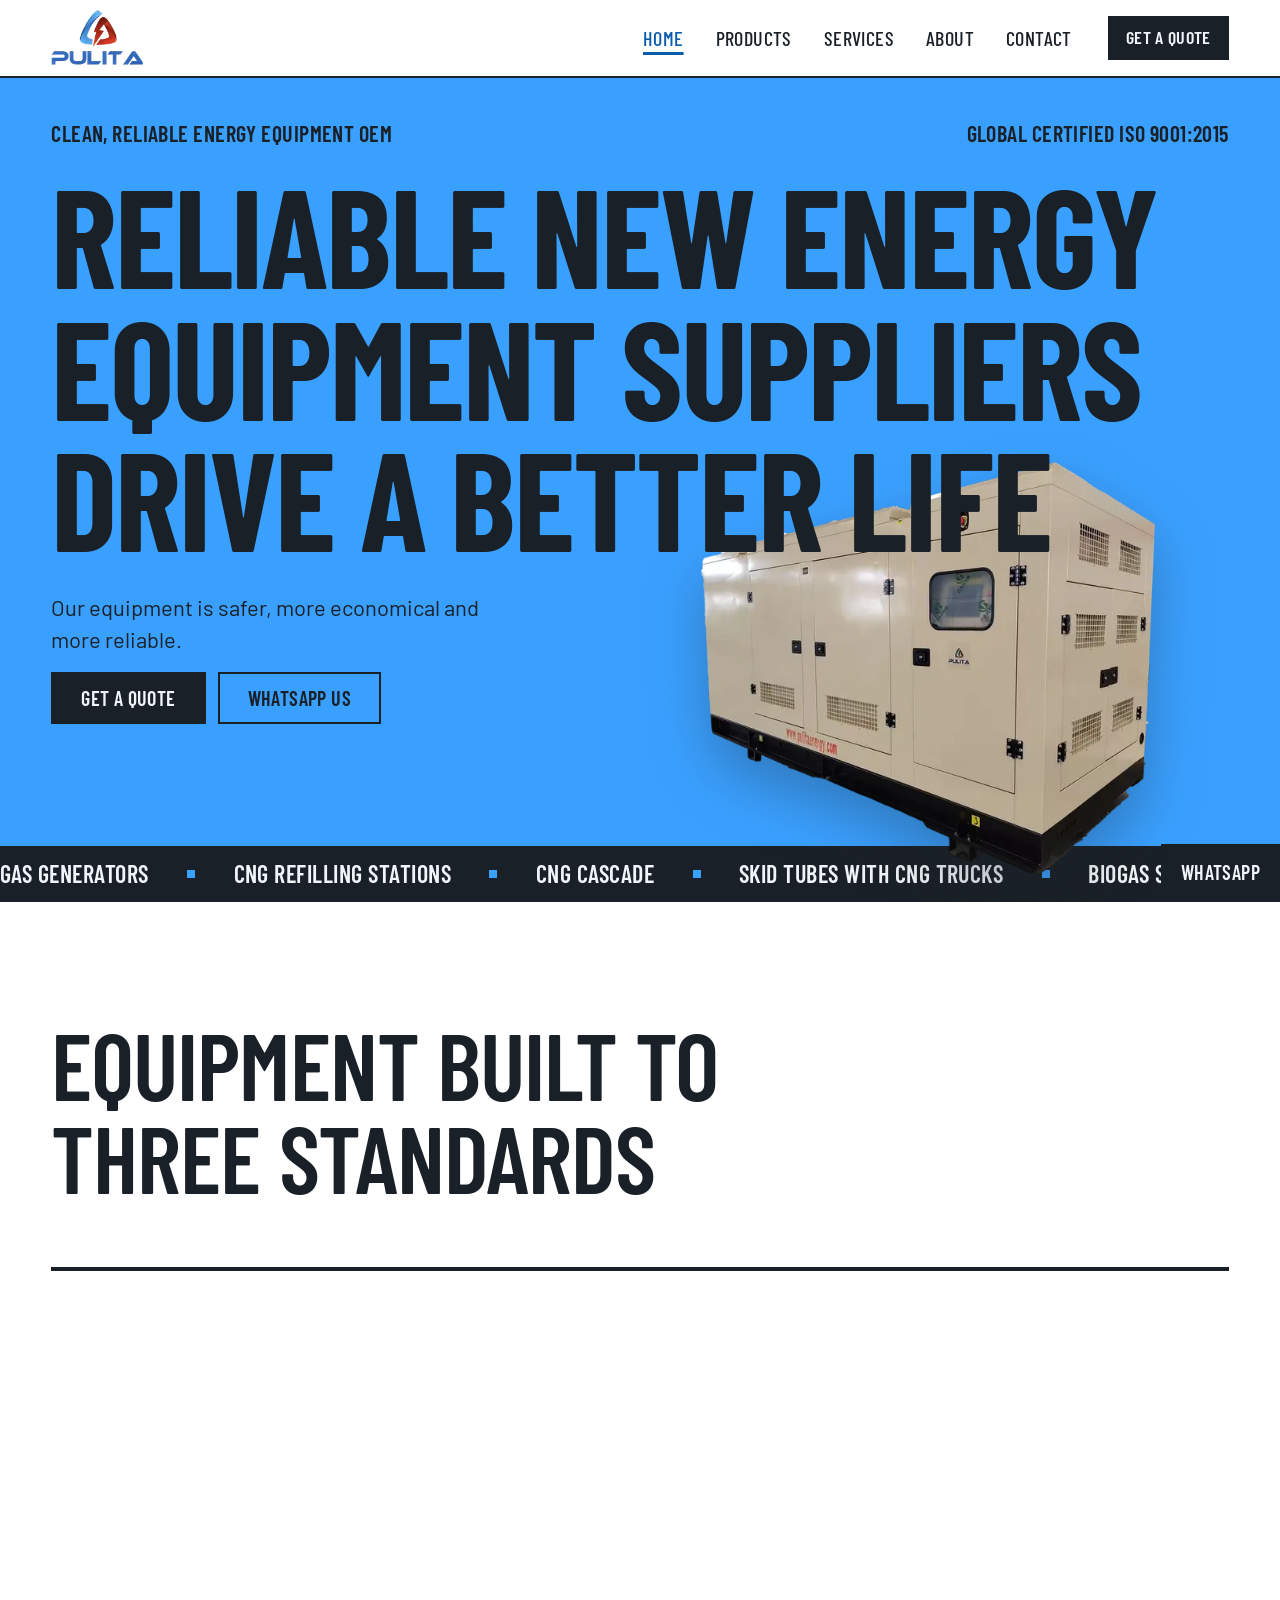
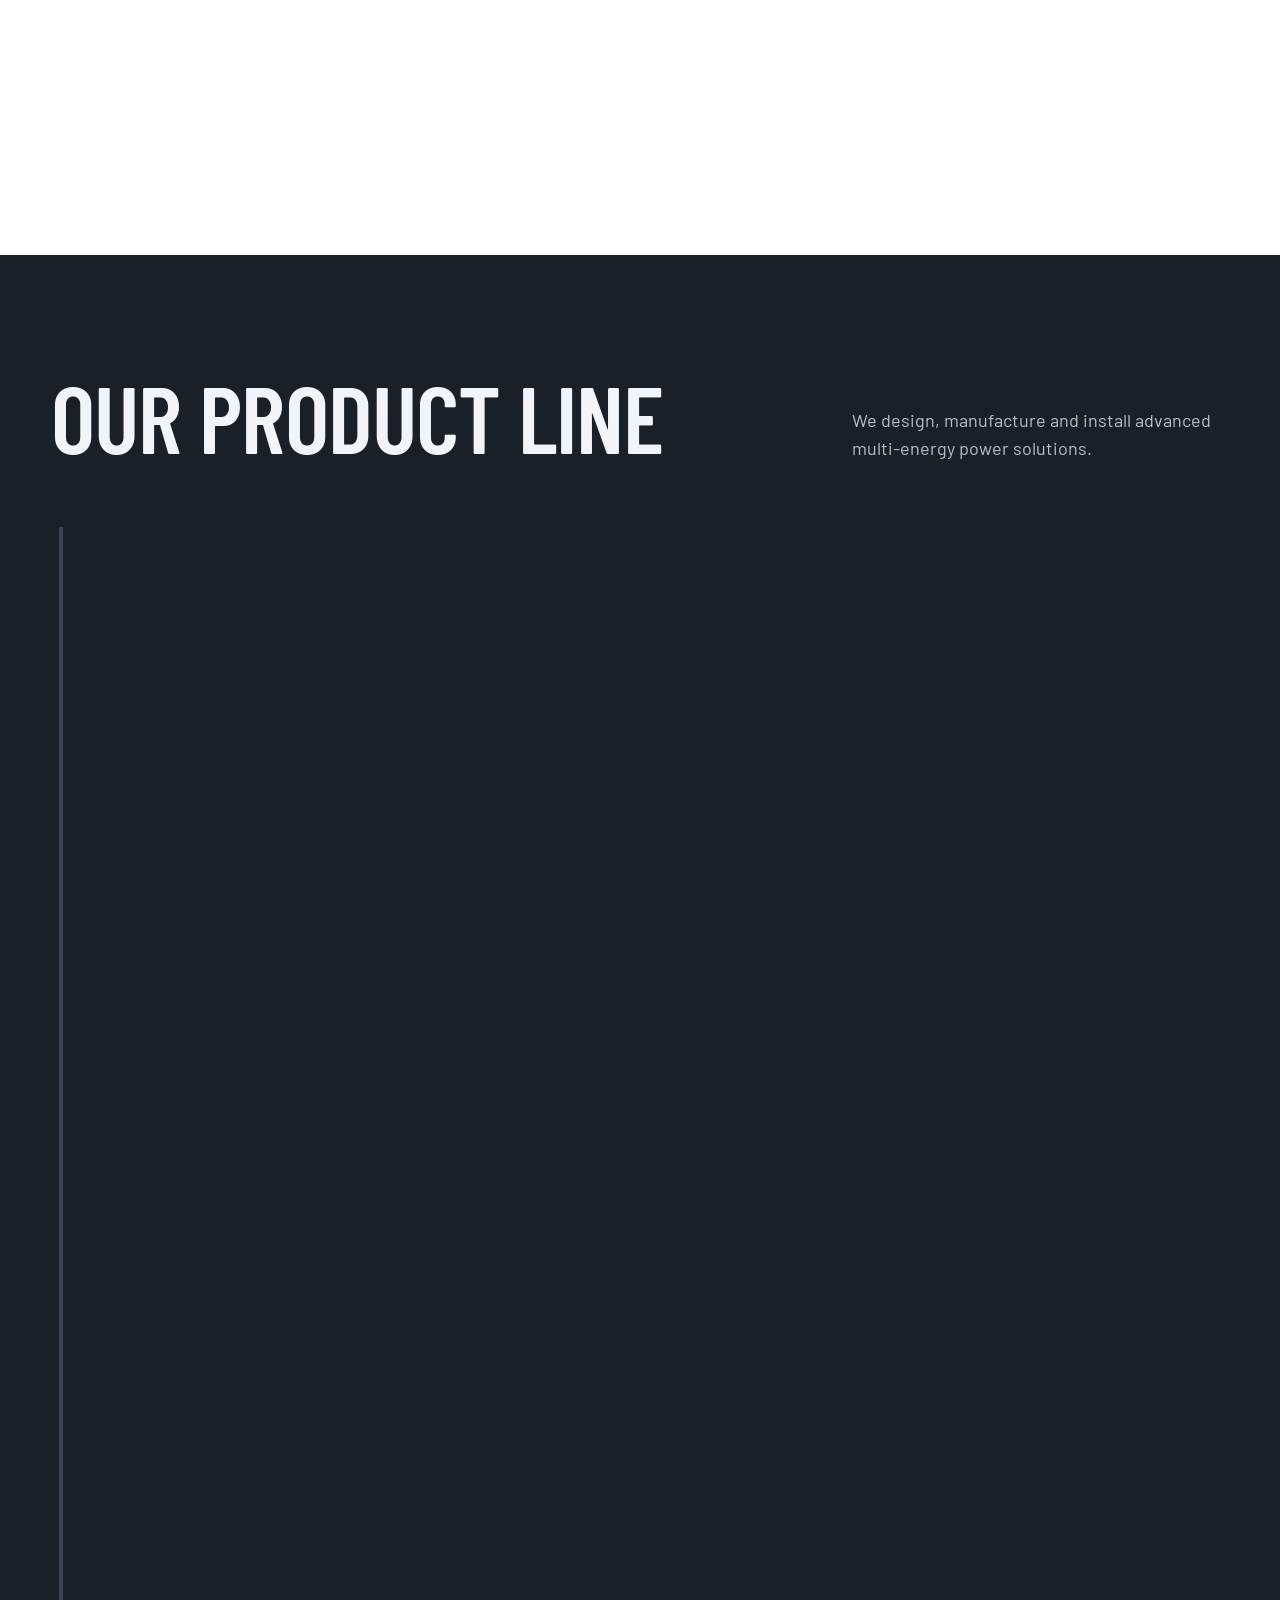
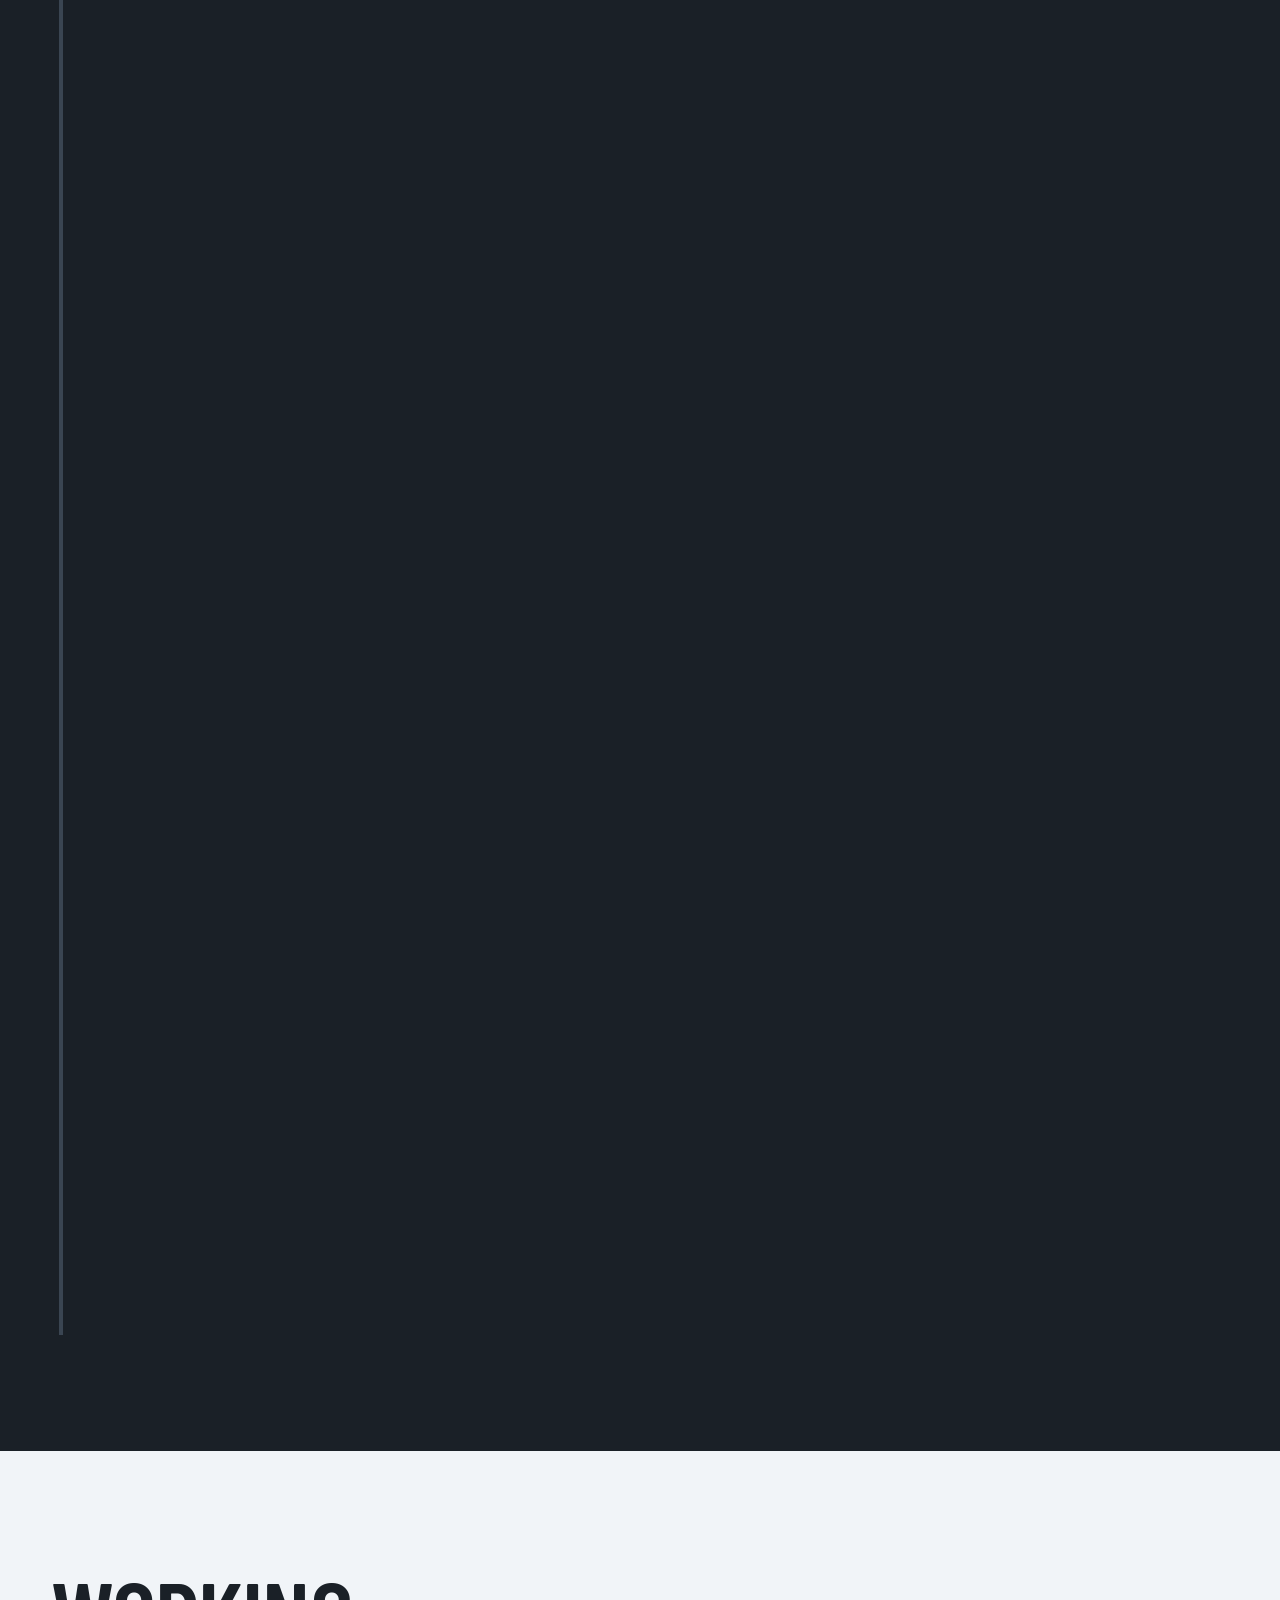
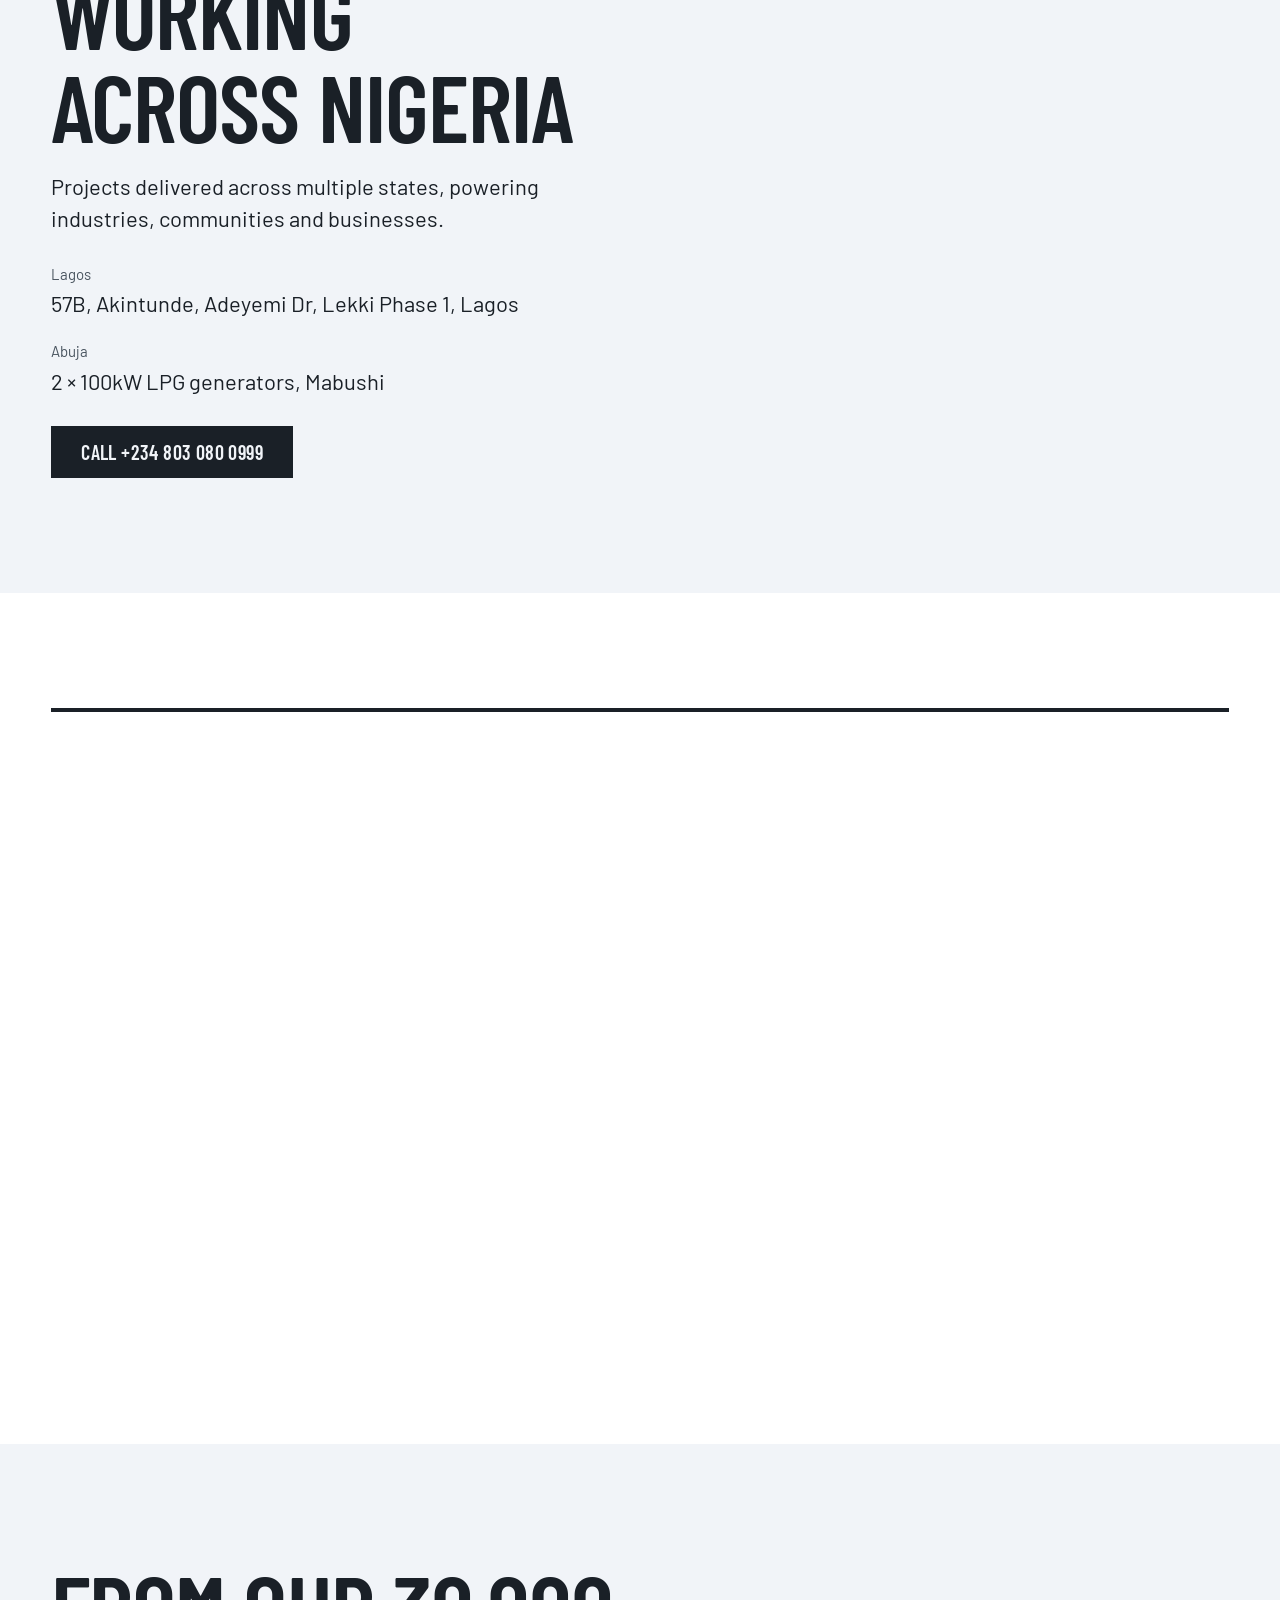
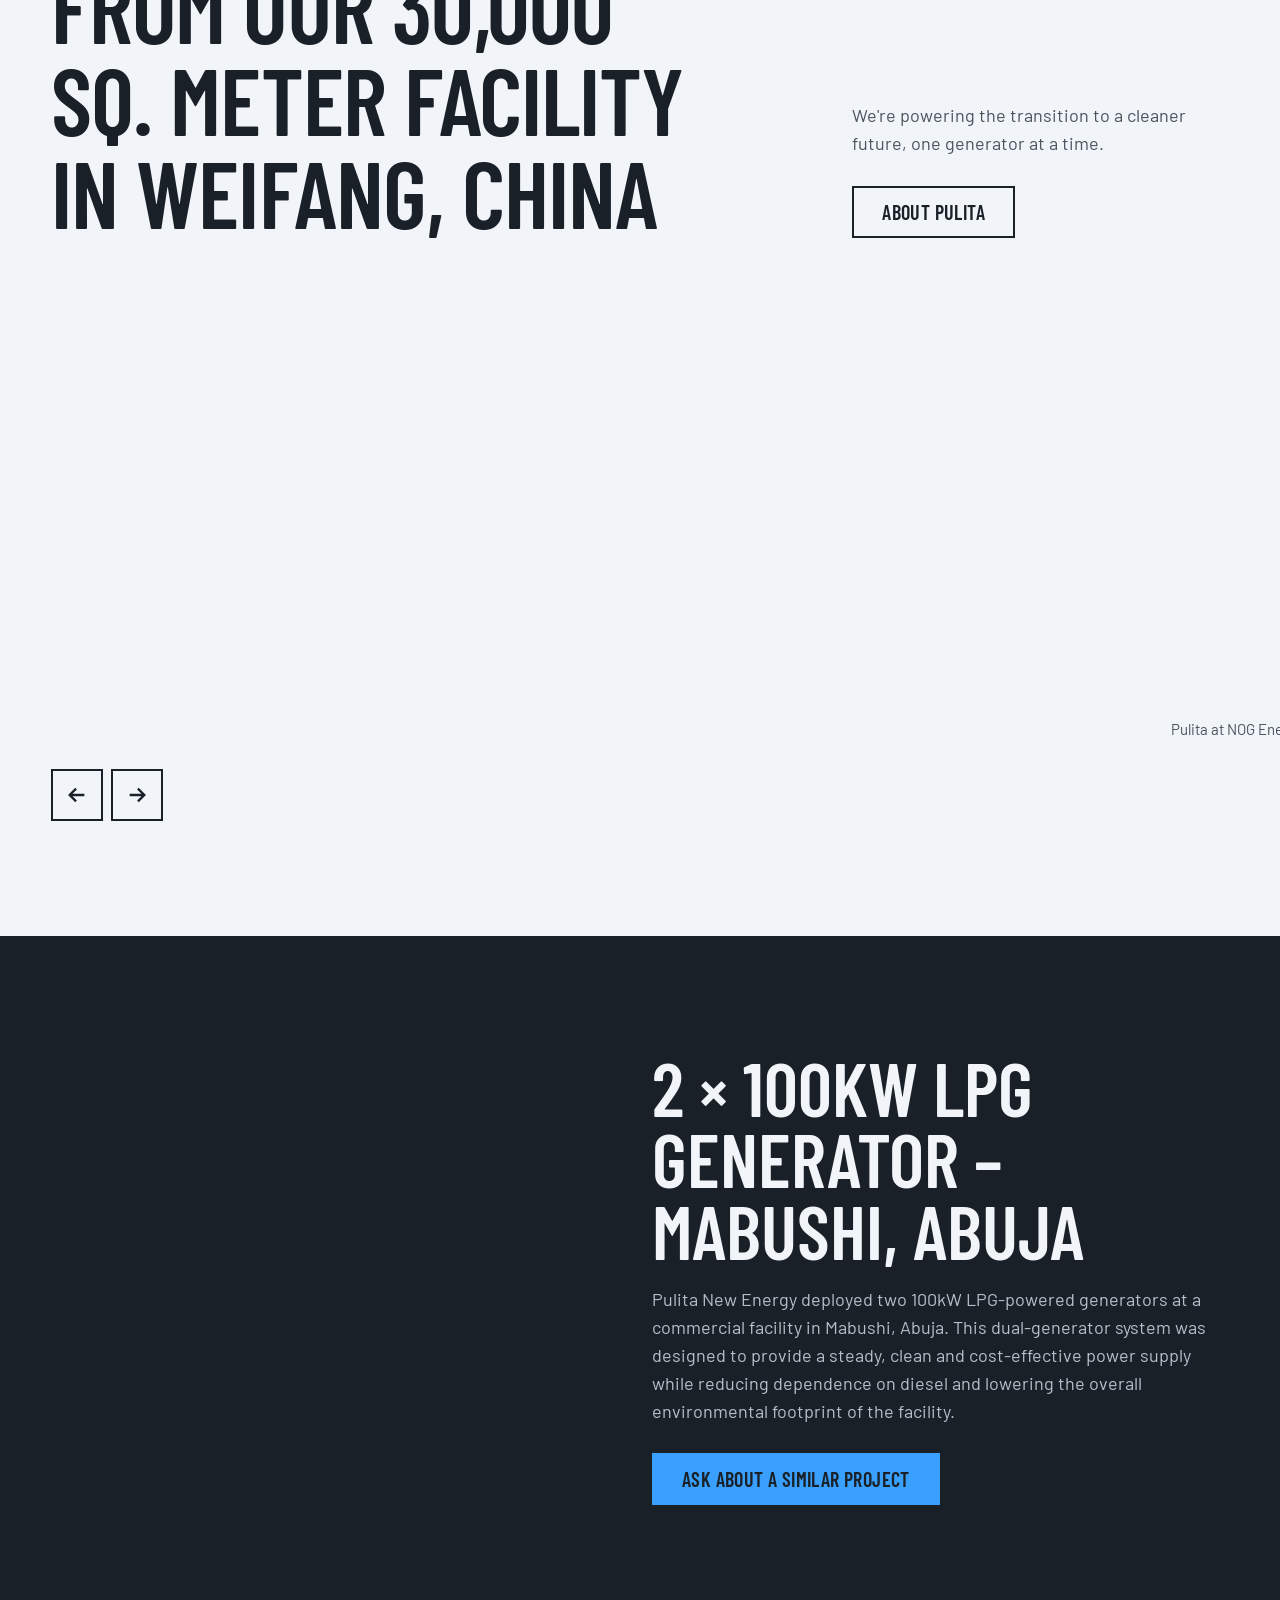
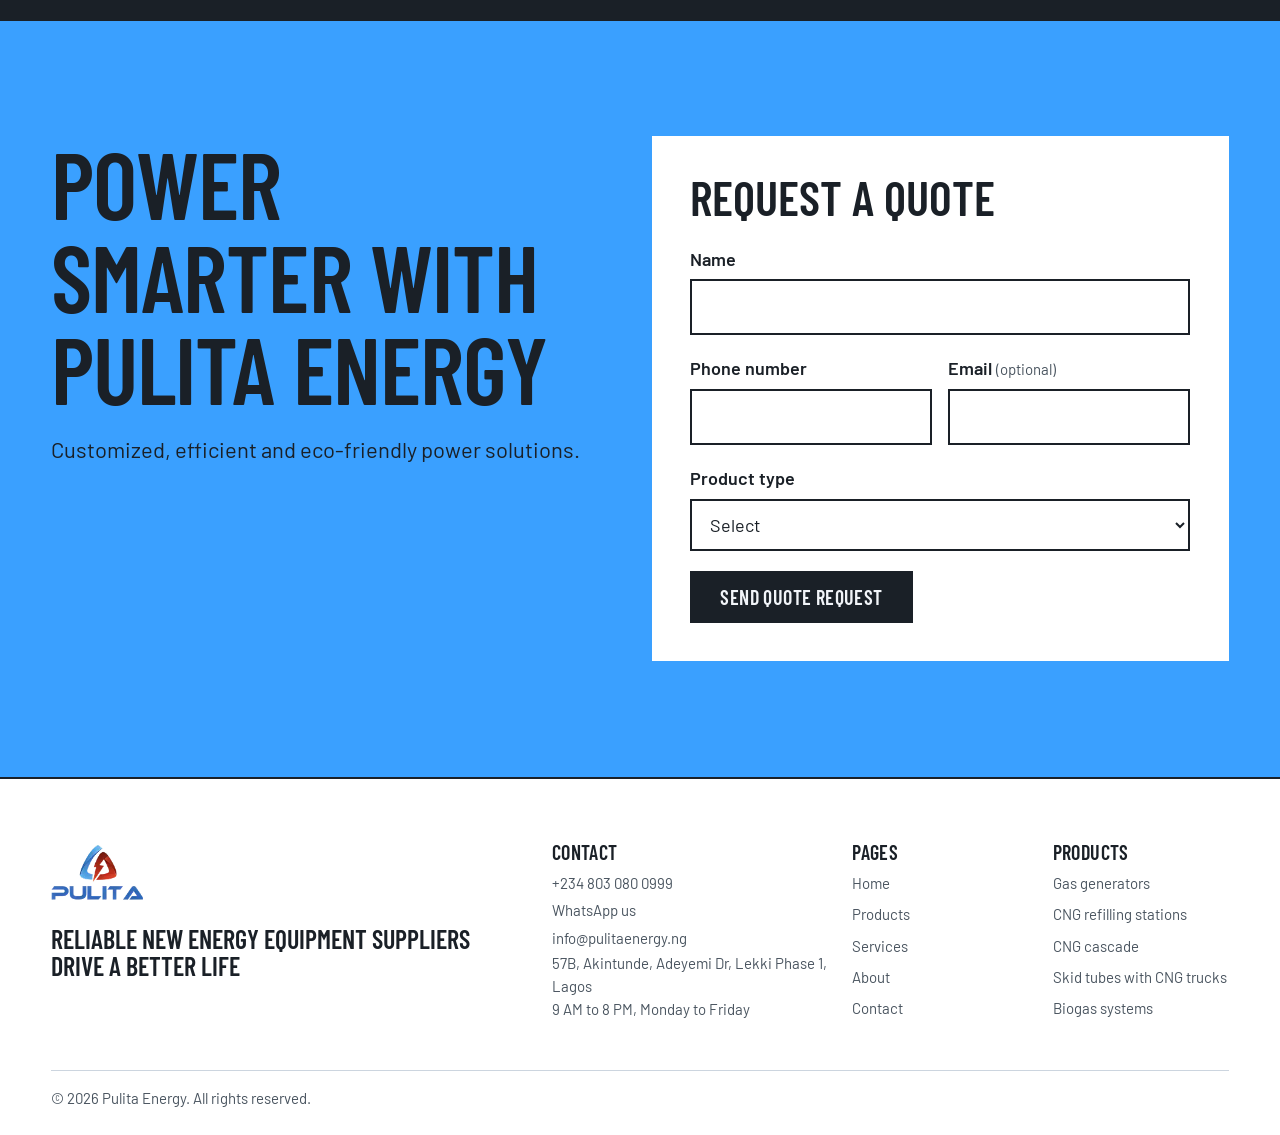
<file: index.html>
<!doctype html>
<html lang="en">
<head>
  <meta charset="utf-8">
  <meta name="viewport" content="width=device-width, initial-scale=1">
  <title>Pulita Energy | Reliable new energy equipment suppliers in Nigeria</title>
  <meta name="description" content="Reliable new energy equipment suppliers: safer, more economical, more reliable gas generators, CNG refilling stations, CNG cascade, skid tubes with CNG trucks and biogas systems.">
  <meta name="theme-color" content="#3aa0ff">
  <link rel="icon" href="images/favicon.png" type="image/png">
  <link rel="preconnect" href="https://fonts.googleapis.com">
  <link rel="preconnect" href="https://fonts.gstatic.com" crossorigin>
  <link href="https://fonts.googleapis.com/css2?family=Barlow+Condensed:wght@500;600;700&family=Barlow:wght@400;600&display=swap" rel="stylesheet">
  <link rel="stylesheet" href="styles.css?v=9">
  <script>document.documentElement.classList.add("js");</script>
  <style>
    .loader {
      display: none;
    }

    .loader-on .loader {
      position: fixed;
      inset: 0;
      z-index: 200;
      display: grid;
      place-items: center;
      background: #fff;
      animation: loader-out 0.5s 4s ease forwards;
    }

    .loader-done .loader {
      display: none;
    }

    .loader-lock body {
      overflow: hidden;
    }

    .loader__logo {
      display: grid;
      justify-items: center;
      animation: loader-fade 0.7s ease both;
    }

    .loader__logo img {
      display: block;
      width: 10rem;
      height: auto;
      animation: loader-bounce 1s cubic-bezier(0.3, 0, 0.7, 1) infinite;
    }

    .loader__shadow {
      width: 6.5rem;
      height: 0.5rem;
      margin-top: 1rem;
      border-radius: 50%;
      background: rgb(26 32 39 / 0.14);
      animation: loader-shadow 1s cubic-bezier(0.3, 0, 0.7, 1) infinite;
    }

    @keyframes loader-fade {
      from {
        opacity: 0;
      }
    }

    @keyframes loader-bounce {
      0%,
      100% {
        transform: translateY(0);
      }

      50% {
        transform: translateY(-1.75rem);
      }
    }

    @keyframes loader-shadow {
      0%,
      100% {
        transform: scaleX(1);
      }

      50% {
        transform: scaleX(0.6);
        opacity: 0.55;
      }
    }

    @keyframes loader-out {
      to {
        opacity: 0;
        visibility: hidden;
      }
    }
  </style>
  <script>
    (function () {
      var root = document.documentElement;
      var still = window.matchMedia("(prefers-reduced-motion: reduce)").matches;
      var skip = false;
      try {
        skip = sessionStorage.getItem("pulita-skip-loader");
        sessionStorage.removeItem("pulita-skip-loader");
      } catch (error) {}
      if (skip) return;
      root.classList.add("loader-on", "loader-lock");
      setTimeout(function () {
        root.classList.add("loader-done");
        root.classList.remove("loader-lock");
      }, still ? 4000 : 4500);
    })();
  </script>
  <script src="script.js?v=9" defer></script>
</head>
<body>
  <div class="loader" aria-hidden="true">
    <div class="loader__logo">
      <img src="images/logo.webp" width="152" height="93" alt="">
      <span class="loader__shadow"></span>
    </div>
  </div>

  <a class="skip-link" href="#main">Skip to content</a>

  <header class="site-header">
    <div class="container site-header__inner">
      <a class="brand" href="index.html">
        <img src="images/logo.webp" width="152" height="93" alt="Pulita Energy home">
      </a>
      <button class="menu-toggle" type="button" aria-expanded="false" aria-controls="site-nav" aria-label="Open menu">
        <span class="menu-toggle__bars" aria-hidden="true"></span>
      </button>
      <nav class="site-nav" id="site-nav" aria-label="Main">
        <ul class="site-nav__list">
          <li><a href="index.html" aria-current="page">Home</a></li>
          <li><a href="products.html">Products</a></li>
          <li><a href="services.html">Services</a></li>
          <li><a href="about.html">About</a></li>
          <li><a href="contact.html">Contact</a></li>
        </ul>
      </nav>
      <a class="button button--dark" href="contact.html">Get a Quote</a>
    </div>
  </header>

  <main id="main">
    <section class="hero on-blue" aria-labelledby="hero-title">
      <div class="container hero__inner">
        <p class="hero__note"><span>Clean, reliable energy equipment OEM</span><span>Global Certified ISO 9001:2015</span></p>
        <h1 id="hero-title" aria-label="Reliable new energy equipment suppliers drive a better life">
          <span class="hero__row" aria-hidden="true"><span class="hero__mask"><span>Reliable new energy</span></span></span>
          <span class="hero__row" aria-hidden="true"><span class="hero__mask"><span>equipment suppliers</span></span></span>
          <span class="hero__row" aria-hidden="true"><span class="hero__mask"><span>drive a better life</span></span></span>
        </h1>
        <div class="hero__foot">
          <p class="lead">Our equipment is safer, more economical and more reliable.</p>
          <div class="hero__actions">
            <a class="button button--dark" href="contact.html">Get a Quote</a>
            <a class="button button--line" href="https://wa.me/2348030800999?text=Hello%20Pulita%20Energy%2C%20I%20would%20like%20a%20quote." target="_blank" rel="noopener">WhatsApp us</a>
          </div>
        </div>
        <div class="hero__gen">
          <img src="images/cng-generator.webp" width="750" height="562" alt="An enclosed beige Pulita generator set.">
        </div>
      </div>
      <div class="ticker" aria-hidden="true">
        <div class="ticker__track">
          <ul><li>Gas generators</li><li>CNG refilling stations</li><li>CNG cascade</li><li>Skid tubes with CNG trucks</li><li>Biogas systems</li></ul>
          <ul><li>Gas generators</li><li>CNG refilling stations</li><li>CNG cascade</li><li>Skid tubes with CNG trucks</li><li>Biogas systems</li></ul>
        </div>
      </div>
    </section>

    <section class="section" aria-labelledby="traits-title">
      <div class="container">
        <h2 class="section-gap" id="traits-title">Equipment built to three standards</h2>
        <ul class="traits" data-reveal-group>
          <li class="trait" data-reveal>
            <svg class="drawing" viewBox="0 0 480 300" aria-hidden="true" focusable="false"><path pathLength="1" d="M240 28L392 78V158C392 214 324 258 240 276C156 258 88 214 88 158V78Z"/><path pathLength="1" d="M168 150L222 202L320 100"/></svg>
            <h3>Safer</h3>
            <p>Safety inspections for CNG stations, backed by ISO 9001:2015 and EU CE certification.</p>
          </li>
          <li class="trait" data-reveal>
            <svg class="drawing" viewBox="0 0 480 300" aria-hidden="true" focusable="false"><path pathLength="1" d="M240 26A124 124 0 1 0 240 274A124 124 0 1 0 240 26"/><path pathLength="1" d="M196 214V88L284 214V88"/><path pathLength="1" d="M172 134H308"/><path pathLength="1" d="M172 166H308"/></svg>
            <h3>More economical</h3>
            <p>LPG and CNG generators that save money. Our Mabushi, Abuja system was designed to reduce dependence on diesel.</p>
          </li>
          <li class="trait" data-reveal>
            <svg class="drawing" viewBox="0 0 480 300" aria-hidden="true" focusable="false"><path pathLength="1" d="M64 236A176 176 0 0 1 416 236"/><path pathLength="1" d="M20 236H460"/><path pathLength="1" d="M104 236A136 136 0 0 1 376 236"/><path pathLength="1" d="M240 236L330 120"/><path pathLength="1" d="M240 60V84"/><path pathLength="1" d="M116 112L134 130"/><path pathLength="1" d="M364 112L346 130"/><path pathLength="1" d="M240 224A12 12 0 1 0 240 248A12 12 0 1 0 240 224"/></svg>
            <h3>More reliable</h3>
            <p>A proven track record of 90+ projects, with 24/7 customer support for CNG stations.</p>
          </li>
        </ul>
      </div>
    </section>

    <section class="section on-dark" aria-labelledby="line-title">
      <div class="container">
        <div class="split section-gap">
          <h2 id="line-title">Our product line</h2>
          <p class="soft">We design, manufacture and install advanced multi-energy power solutions.</p>
        </div>
        <ol class="gas-line">
          <li class="gas-item" id="home-generators" data-reveal>
            <div class="gas-item__text">
              <h3>Gas generators</h3>
              <p>LPG, CNG and dual-fuel generator sets, from 10kVA to 4000kVA.</p>
              
              <a class="text-link" href="products.html#gas-generators">View generators</a>
            </div>
            <div class="gas-item__art"><img src="images/hero-generator.webp" width="632" height="484" loading="lazy" alt="An enclosed blue and grey generator set."></div>
          </li>
          <li class="gas-item" id="home-stations" data-reveal>
            <div class="gas-item__text">
              <h3>CNG refilling stations</h3>
              
              <ul class="tag-list"><li>Daughter stations</li><li>MRU</li><li>CNG mother stations</li><li>Equipment and EPC</li></ul>
              <a class="text-link" href="products.html#stations">View stations</a>
            </div>
            <div class="gas-item__art"><svg class="drawing" viewBox="0 0 480 300" aria-hidden="true" focusable="false"><path pathLength="1" d="M20 272H460"/><path pathLength="1" d="M56 62H424V92H56Z"/><path pathLength="1" d="M128 92V272"/><path pathLength="1" d="M352 92V272"/><path pathLength="1" d="M200 148H280V272H200Z"/><path pathLength="1" d="M216 164H264V198H216Z"/><path pathLength="1" d="M216 216H264"/><path pathLength="1" d="M280 186C318 186 318 238 298 248"/><path pathLength="1" d="M292 244L306 256"/></svg></div>
          </li>
          <li class="gas-item" id="home-cascade" data-reveal>
            <div class="gas-item__text">
              <h3>CNG cascade</h3>
              
              
              <a class="text-link" href="products.html#cascade">View CNG cascade</a>
            </div>
            <div class="gas-item__art"><svg class="drawing" viewBox="0 0 480 300" aria-hidden="true" focusable="false"><path pathLength="1" d="M36 54H444V262H36Z"/><path pathLength="1" d="M36 90H444"/><path pathLength="1" d="M36 228H444"/><path pathLength="1" d="M64 262V286"/><path pathLength="1" d="M416 262V286"/><path pathLength="1" d="M24 72H456"/><path pathLength="1" d="M66 212V132A23 23 0 0 1 112 132V212Q89 222 66 212Z"/><path pathLength="1" d="M130 212V132A23 23 0 0 1 176 132V212Q153 222 130 212Z"/><path pathLength="1" d="M194 212V132A23 23 0 0 1 240 132V212Q217 222 194 212Z"/><path pathLength="1" d="M258 212V132A23 23 0 0 1 304 132V212Q281 222 258 212Z"/><path pathLength="1" d="M322 212V132A23 23 0 0 1 368 132V212Q345 222 322 212Z"/><path pathLength="1" d="M89 109V90"/><path pathLength="1" d="M153 109V90"/><path pathLength="1" d="M217 109V90"/><path pathLength="1" d="M281 109V90"/><path pathLength="1" d="M345 109V90"/></svg></div>
          </li>
          <li class="gas-item" id="home-skid" data-reveal>
            <div class="gas-item__text">
              <h3>Skid tubes with CNG trucks</h3>
              
              
              <a class="text-link" href="products.html#skid-tubes">View skid tubes</a>
            </div>
            <div class="gas-item__art"><svg class="drawing" viewBox="0 0 480 300" aria-hidden="true" focusable="false"><path pathLength="1" d="M16 214H464"/><path pathLength="1" d="M28 214V128H96L126 168V214"/><path pathLength="1" d="M46 144H90L108 168H46Z"/><path pathLength="1" d="M136 214V198H452V214"/><path pathLength="1" d="M152 98H436A11 11 0 0 1 436 120H152A11 11 0 0 1 152 98Z"/><path pathLength="1" d="M152 124H436A11 11 0 0 1 436 146H152A11 11 0 0 1 152 124Z"/><path pathLength="1" d="M152 150H436A11 11 0 0 1 436 172H152A11 11 0 0 1 152 150Z"/><path pathLength="1" d="M152 174H436A11 11 0 0 1 436 196H152A11 11 0 0 1 152 174Z"/><path pathLength="1" d="M50 234a20 20 0 1 0 40 0a20 20 0 1 0 -40 0"/><path pathLength="1" d="M310 234a20 20 0 1 0 40 0a20 20 0 1 0 -40 0"/><path pathLength="1" d="M362 234a20 20 0 1 0 40 0a20 20 0 1 0 -40 0"/><path pathLength="1" d="M414 234a20 20 0 1 0 40 0a20 20 0 1 0 -40 0"/></svg></div>
          </li>
          <li class="gas-item" id="home-biogas" data-reveal>
            <div class="gas-item__text">
              <h3>Biogas systems</h3>
              
              
              <a class="text-link" href="products.html#biogas">View biogas systems</a>
            </div>
            <div class="gas-item__art"><svg class="drawing" viewBox="0 0 480 300" aria-hidden="true" focusable="false"><path pathLength="1" d="M20 262H460"/><path pathLength="1" d="M64 262V176A118 96 0 0 1 300 176V262"/><path pathLength="1" d="M64 176H300"/><path pathLength="1" d="M104 176A78 60 0 0 1 260 176"/><path pathLength="1" d="M300 214H372V112"/><path pathLength="1" d="M348 112H396"/><path pathLength="1" d="M372 112V58"/><path pathLength="1" d="M360 58H384"/><path pathLength="1" d="M180 262V286H320V262"/><path pathLength="1" d="M416 262V170H448V262"/></svg></div>
          </li>
        </ol>
      </div>
    </section>

    <section class="section on-paper" aria-labelledby="nigeria-title">
      <div class="container split split--wide">
        <div>
          <h2 id="nigeria-title">Working across Nigeria</h2>
          <p class="lead" style="margin-top:1.25rem">Projects delivered across multiple states, powering industries, communities and businesses.</p>
          <dl class="contact-list" style="margin:1.75rem 0 0">
            <dt>Lagos</dt>
            <dd>57B, Akintunde, Adeyemi Dr, Lekki Phase 1, Lagos</dd>
            <dt>Abuja</dt>
            <dd>2 &times; 100kW LPG generators, Mabushi</dd>
          </dl>
          <div class="button-row">
            <a class="button button--dark" href="tel:+2348030800999">Call +234 803 080 0999</a>
          </div>
        </div>
        <div data-reveal><svg class="drawing map" viewBox="0 0 470 400" role="img" aria-label="Map of Nigeria marking Lagos and Abuja." focusable="false"><path pathLength="1" d="M18.0 277.2L19.8 223.2L32.4 180.0L50.4 136.8L52.2 86.4L68.4 23.4L118.8 9.0L165.6 36.0L226.8 37.8L266.4 46.8L316.8 27.0L363.6 36.0L410.4 14.4L428.4 57.6L446.4 90.0L403.2 144.0L392.4 187.2L360.0 208.8L345.6 255.6L320.4 270.0L288.0 255.6L262.8 277.2L239.4 302.4L226.8 336.6L180.0 345.6L140.4 352.8L115.2 324.0L97.2 288.0L75.6 280.8L43.2 277.2Z"/><path class="map__pipe" pathLength="1" d="M45.0 275.4L107.0 213.39999999999998H150.4L190.4 181.4"/><path class="map__flow" pathLength="100" d="M45.0 275.4L107.0 213.39999999999998H150.4L190.4 181.4"/><circle class="map__ping" cx="190.4" cy="181.4" r="9"/><circle class="map__ping" cx="45.0" cy="275.4" r="9"/><circle class="map__pin" cx="190.4" cy="181.4" r="9"/><circle class="map__pin" cx="45.0" cy="275.4" r="9"/><text class="map__label" x="206.4" y="188.4">Abuja</text><text class="map__label" x="11.0" y="319.4">Lagos</text></svg></div>
      </div>
    </section>

    <section class="section" aria-label="Track record">
      <div class="container">
        <ul class="plate">
          <li class="plate__row" data-reveal>
            <p class="plate__value" data-count="90" data-suffix="+">90+</p>
            <h2 class="plate__label">Projects</h2>
            <p class="plate__text">We've successfully delivered clean energy solutions in multiple states, powering industries, communities and businesses nationwide.</p>
          </li>
          <li class="plate__row" data-reveal>
            <p class="plate__value" data-count="80" data-suffix="+">80+</p>
            <h2 class="plate__label">Clients</h2>
            <p class="plate__text">From top-tier corporations to growing enterprises, our clients rely on Pulita for efficient, sustainable power systems.</p>
          </li>
          <li class="plate__row" data-reveal>
            <p class="plate__value" data-count="92.5" data-decimals="1" data-suffix="+">92.5+</p>
            <h2 class="plate__label">Satisfaction</h2>
            <p class="plate__text">We pride ourselves on delivering energy solutions that meet expectations and build lasting trust through performance.</p>
          </li>
        </ul>
      </div>
    </section>

    <section class="section on-paper" aria-labelledby="factory-title">
      <div class="container split section-gap">
        <h2 id="factory-title">From our 30,000 sq. meter facility in Weifang, China</h2>
        <div>
          <p class="soft">We're powering the transition to a cleaner future, one generator at a time.</p>
          <div class="button-row"><a class="button button--line" href="about.html">About Pulita</a></div>
        </div>
      </div>
      <div class="reel" tabindex="0" role="region" aria-label="Photos of Pulita equipment and projects">
        <figure class="reel__item" data-reveal="wipe"><div class="reel__frame"><img src="images/workshop.webp" width="662" height="364" alt="Three white generator sets on a workshop floor."></div></figure>
        <figure class="reel__item" data-reveal="wipe"><div class="reel__frame"><img src="images/on-site-generator.webp" width="1200" height="900" alt="An engineer in a high-visibility vest working on a laptop beside a blue generator."></div></figure>
        <figure class="reel__item" data-reveal="wipe"><div class="reel__frame"><img src="images/nog-energy-week.webp" width="1800" height="1287" alt="Four people standing in front of the NOG Energy Week sign."></div><figcaption>Pulita at NOG Energy Week.</figcaption></figure>
      </div>
      <div class="container reel-controls">
        <button type="button" data-reel="-1" aria-label="Previous photo"><svg viewBox="0 0 24 24" width="22" height="22" aria-hidden="true"><path fill="none" stroke="currentColor" stroke-width="2.500" d="M20 12H5M11 5l-7 7 7 7"/></svg></button>
        <button type="button" data-reel="1" aria-label="Next photo"><svg viewBox="0 0 24 24" width="22" height="22" aria-hidden="true"><path fill="none" stroke="currentColor" stroke-width="2.500" d="M4 12h15M13 5l7 7-7 7"/></svg></button>
      </div>
    </section>

    <section class="section on-dark" aria-labelledby="project-title">
      <div class="container split split--wide split--top">
        <figure class="project__photo" data-reveal="wipe"><img src="images/project-mabushi.webp" width="1200" height="900" alt="Six people standing in front of a containerised generator installation."></figure>
        <div class="project__text">
          <h3 id="project-title">2 &times; 100kW LPG generator &ndash; Mabushi, Abuja</h3>
          <p class="soft">Pulita New Energy deployed two 100kW LPG-powered generators at a commercial facility in Mabushi, Abuja. This dual-generator system was designed to provide a steady, clean and cost-effective power supply while reducing dependence on diesel and lowering the overall environmental footprint of the facility.</p>
          <div class="button-row"><a class="button button--blue" href="contact.html">Ask about a similar project</a></div>
        </div>
      </div>
    </section>

    <section class="section on-blue" aria-labelledby="power-title">
      <div class="container quote-layout">
        <div class="quote-layout__text">
          <h2 id="power-title">Power smarter with Pulita Energy</h2>
          <p class="lead">Customized, efficient and eco-friendly power solutions.</p>
        </div>
        <form class="quote-form" id="quote-form" method="post" aria-labelledby="form-title"
              data-unavailable="Online requests aren't available yet. Call +234 803 080 0999 to request a quote."
              data-failed="Your request wasn't sent. Check your connection and try again, or call +234 803 080 0999.">
          <h3 id="form-title">Request a quote</h3>
          <div class="field">
            <label for="name">Name</label>
            <input id="name" name="name" type="text" autocomplete="name" required data-required="Enter your name.">
            <p class="field__error" id="name-error" hidden></p>
          </div>
          <div class="field-row">
            <div class="field">
              <label for="phone">Phone number</label>
              <input id="phone" name="phone" type="tel" autocomplete="tel" required data-required="Enter your phone number.">
              <p class="field__error" id="phone-error" hidden></p>
            </div>
            <div class="field">
              <label for="email">Email <span class="field__optional">(optional)</span></label>
              <input id="email" name="email" type="email" autocomplete="email">
              <p class="field__error" id="email-error" hidden></p>
            </div>
          </div>
          <div class="field">
            <label for="interest">Product type</label>
            <select id="interest" name="interest" required data-required="Choose a product type."><option value="">Select</option><option>Gas generator</option><option>CNG refilling station</option><option>CNG cascade</option><option>Skid tubes with CNG trucks</option><option>Biogas system</option><option>Not sure yet</option></select>
            <p class="field__error" id="interest-error" hidden></p>
          </div>
          <button class="button button--dark" type="submit">Send quote request</button>
          <p class="form-status" id="form-status" role="status"></p>
        </form>
      </div>
    </section>
  </main>

  <nav class="quick-bar" aria-label="Quick contact">
    <a class="quick-bar__call" href="tel:+2348030800999">Call</a>
    <a class="quick-bar__chat" href="https://wa.me/2348030800999?text=Hello%20Pulita%20Energy%2C%20I%20would%20like%20a%20quote." target="_blank" rel="noopener">WhatsApp</a>
    <a class="quick-bar__quote" href="contact.html">Get a Quote</a>
  </nav>

  <footer class="site-footer">
    <div class="container">
      <div class="site-footer__top">
        <div class="site-footer__about">
          <a class="brand" href="index.html">
            <img src="images/logo.webp" width="152" height="93" alt="Pulita Energy home">
          </a>
          <p class="site-footer__line">Reliable new energy equipment suppliers drive a better life</p>
        </div>
        <div class="site-footer__contact">
          <h2>Contact</h2>
          <p><a href="tel:+2348030800999">+234 803 080 0999</a><br><a href="https://wa.me/2348030800999?text=Hello%20Pulita%20Energy%2C%20I%20would%20like%20a%20quote." target="_blank" rel="noopener">WhatsApp us</a><br><a href="mailto:info@pulitaenergy.ng">info@pulitaenergy.ng</a><br>57B, Akintunde, Adeyemi Dr, Lekki Phase 1, Lagos<br>9 AM to 8 PM, Monday to Friday</p>
        </div>
        <nav class="site-footer__col--pages" aria-labelledby="footer-pages">
          <h2 id="footer-pages">Pages</h2>
          <ul>
            <li><a href="index.html">Home</a></li>
            <li><a href="products.html">Products</a></li>
            <li><a href="services.html">Services</a></li>
            <li><a href="about.html">About</a></li>
            <li><a href="contact.html">Contact</a></li>
          </ul>
        </nav>
        <nav class="site-footer__col--products" aria-labelledby="footer-products">
          <h2 id="footer-products">Products</h2>
          <ul>
            <li><a href="products.html#gas-generators">Gas generators</a></li>
            <li><a href="products.html#stations">CNG refilling stations</a></li>
            <li><a href="products.html#cascade">CNG cascade</a></li>
            <li><a href="products.html#skid-tubes">Skid tubes with CNG trucks</a></li>
            <li><a href="products.html#biogas">Biogas systems</a></li>
          </ul>
        </nav>
      </div>
      <p class="site-footer__legal">&copy; <span data-year>2026</span> Pulita Energy. All rights reserved.</p>
    </div>
  </footer>
</body>
</html>
</file>
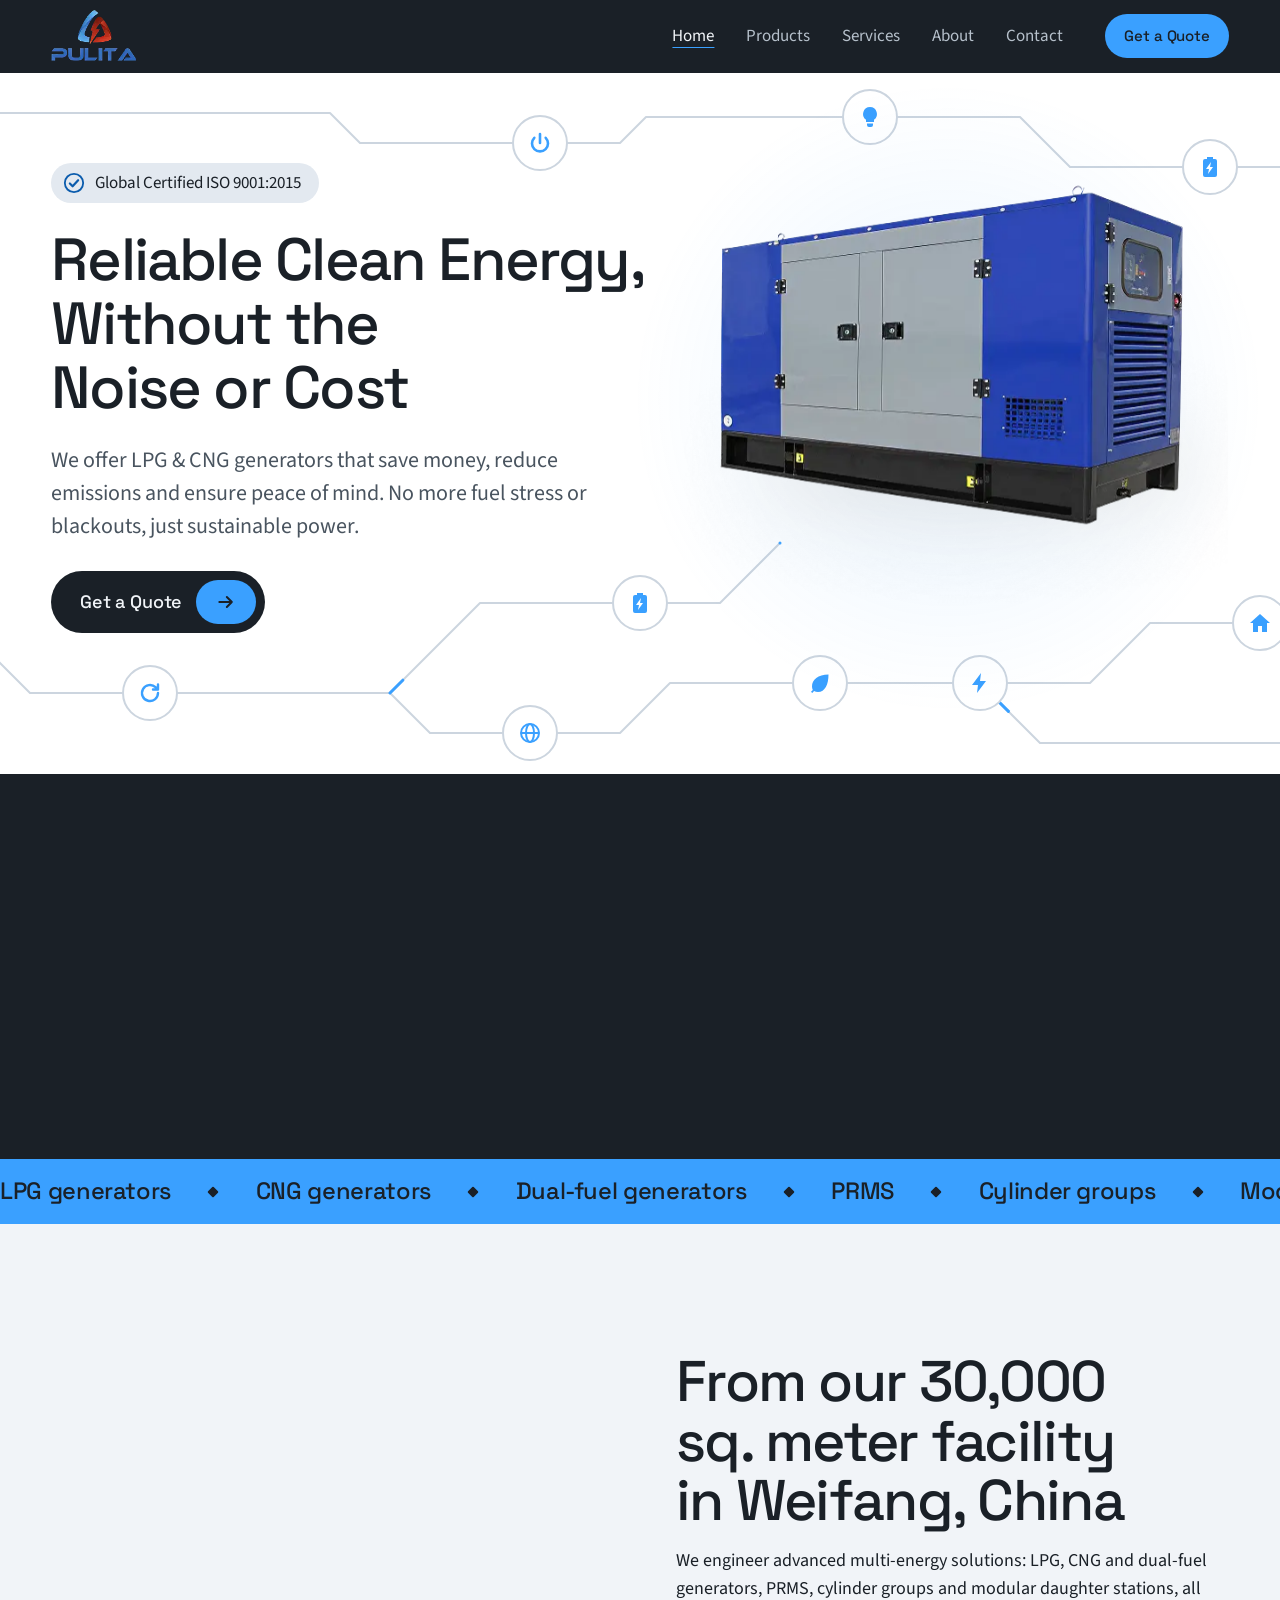
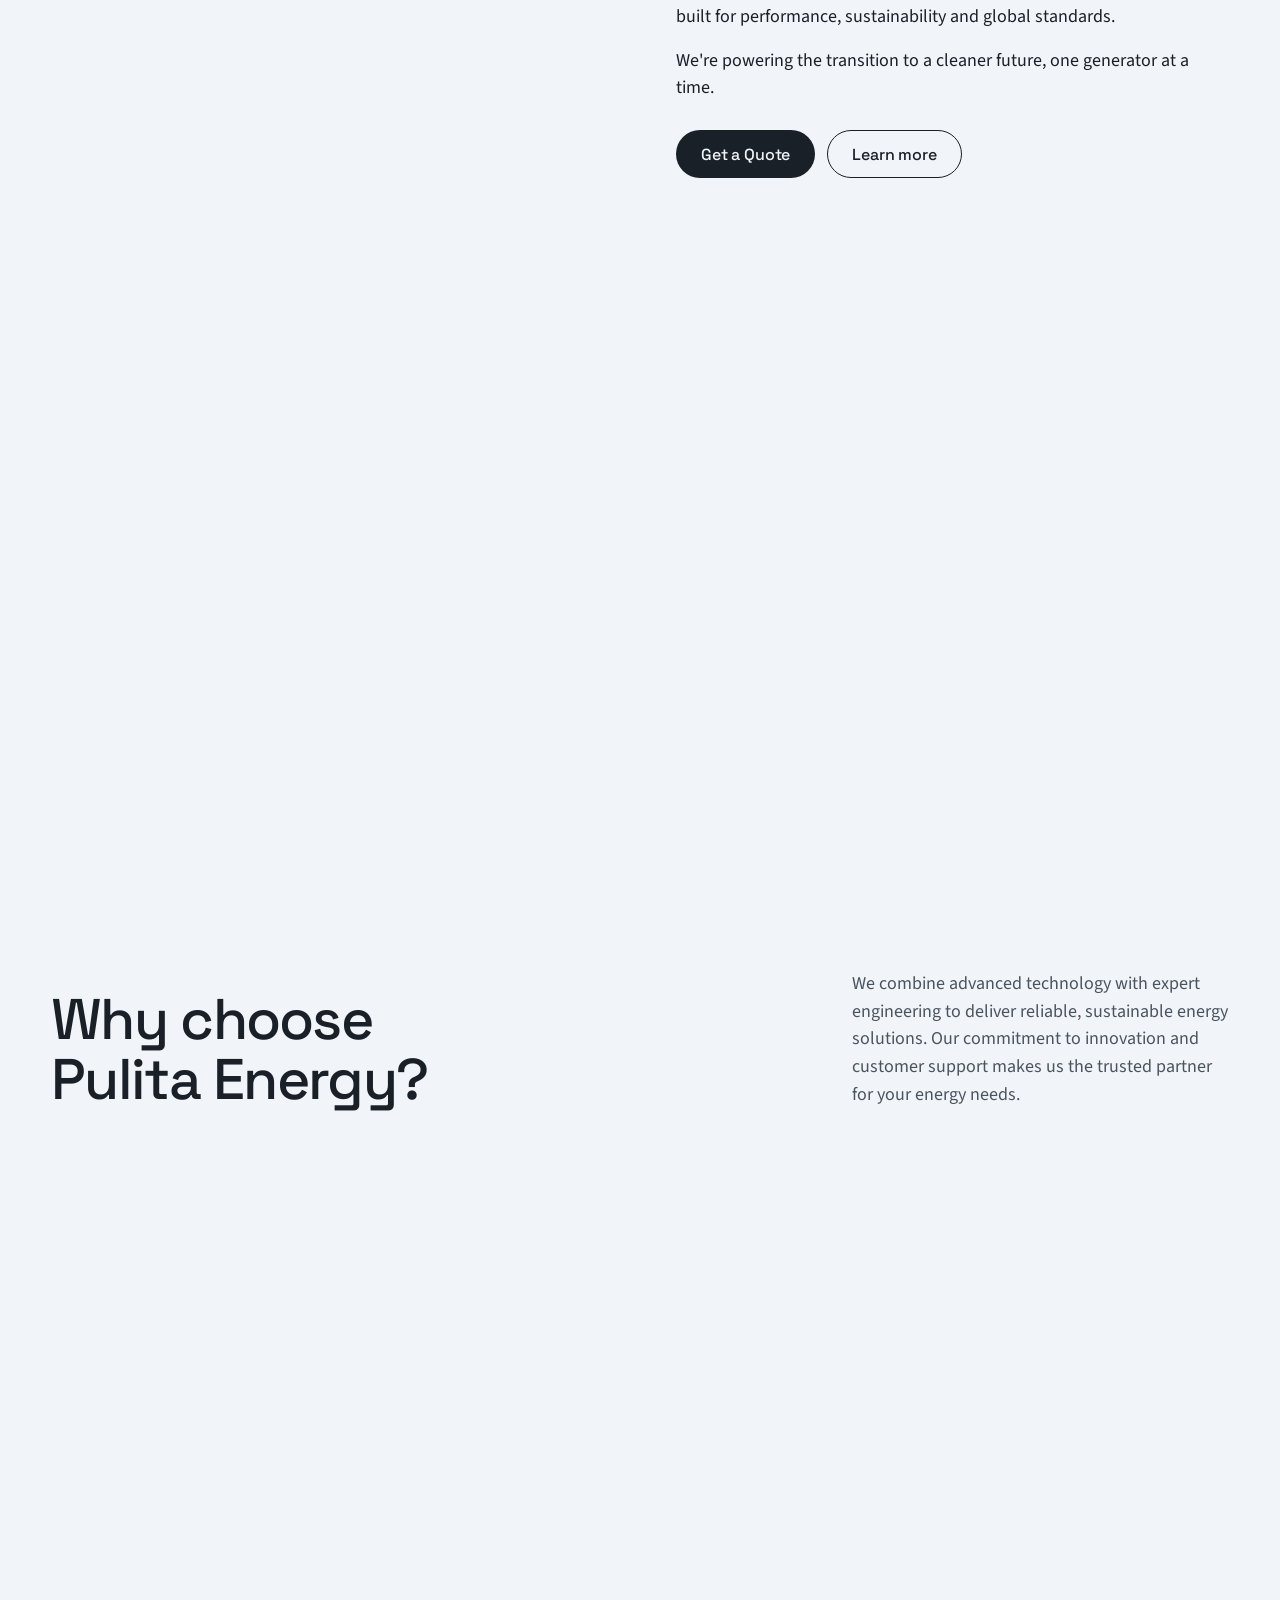
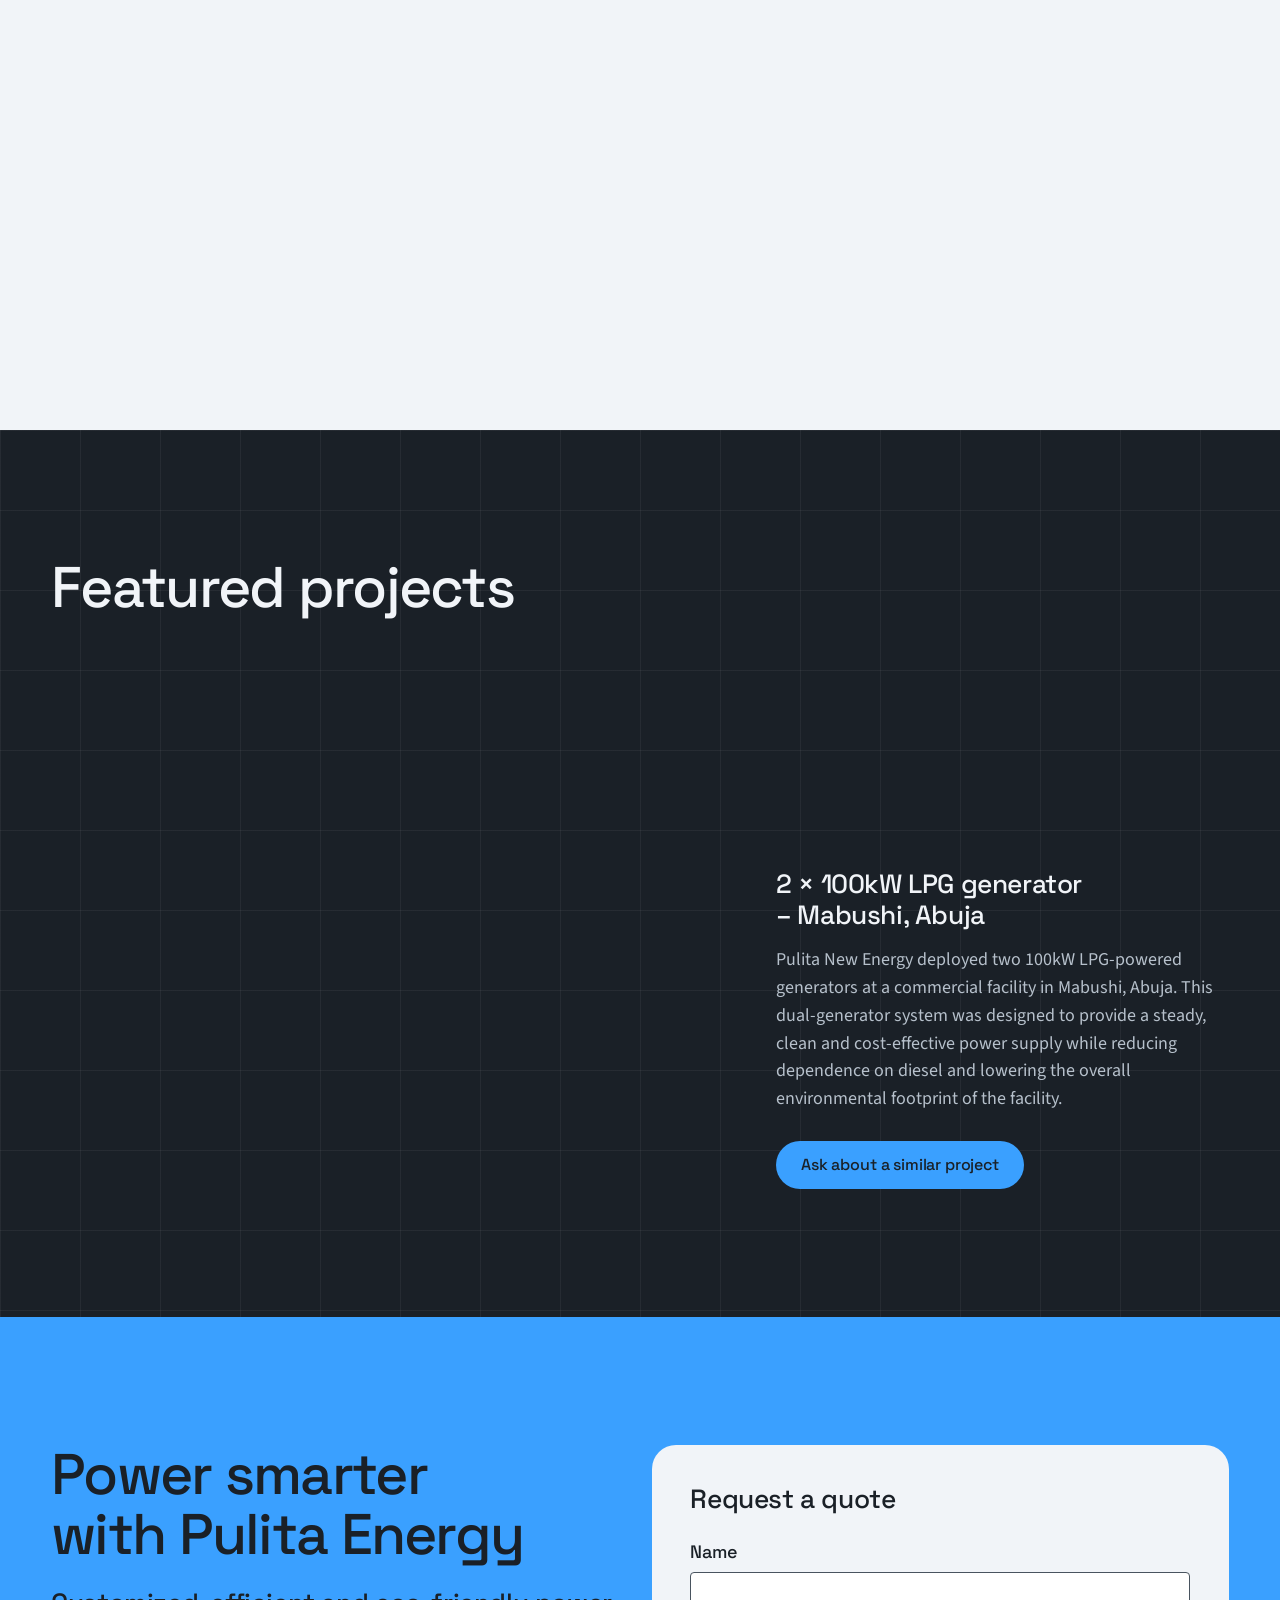
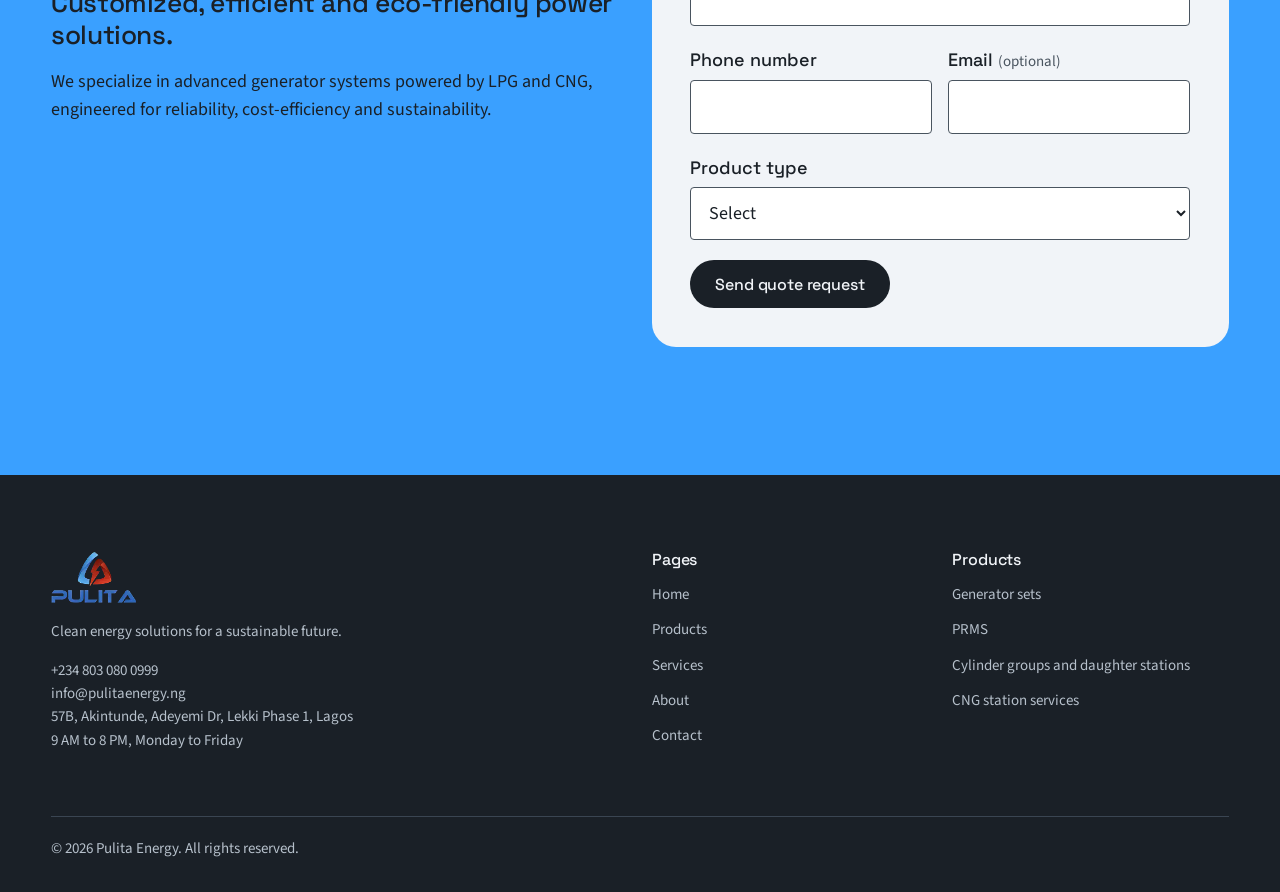
<file: pulita-energy/index.html>
<!doctype html>
<html lang="en">
<head>
  <meta charset="utf-8">
  <meta name="viewport" content="width=device-width, initial-scale=1">
  <title>Pulita Energy | LPG and CNG generators and stations</title>
  <meta name="description" content="Clean energy solutions for a sustainable future.">
  <meta name="theme-color" content="#1a2027">
  <link rel="icon" href="images/favicon.png" type="image/png">
  <link rel="preconnect" href="https://fonts.googleapis.com">
  <link rel="preconnect" href="https://fonts.gstatic.com" crossorigin>
  <link href="https://fonts.googleapis.com/css2?family=Source+Sans+3:wght@400;600&family=Space+Grotesk:wght@500&display=swap" rel="stylesheet">
  <link rel="stylesheet" href="styles.css">
  <script>document.documentElement.classList.add("js");</script>
  <script>
    (function () {
      var root = document.documentElement;
      var skip = false;
      try {
        skip = sessionStorage.getItem("pulita-skip-loader");
        sessionStorage.removeItem("pulita-skip-loader");
      } catch (error) {}
      if (skip || window.matchMedia("(prefers-reduced-motion: reduce)").matches) return;
      root.classList.add("loader-on", "loader-lock");
      setTimeout(function () {
        root.classList.remove("loader-lock");
      }, 4500);
    })();
  </script>
  <script src="script.js" defer></script>
</head>
<body>
  <div class="loader" aria-hidden="true">
    <div class="loader__logo">
      <img src="images/logo.webp" width="152" height="93" alt="">
      <span class="loader__shadow"></span>
    </div>
  </div>

  <a class="skip-link" href="#main">Skip to content</a>

  <header class="site-header">
    <div class="container site-header__inner">
      <a class="brand" href="index.html">
        <img src="images/logo.webp" width="152" height="93" alt="Pulita Energy home">
      </a>
      <button class="menu-toggle" type="button" aria-expanded="false" aria-controls="site-nav" aria-label="Open menu">
        <span class="menu-toggle__bars" aria-hidden="true"></span>
      </button>
      <nav class="site-nav" id="site-nav" aria-label="Main">
        <ul class="site-nav__list">
          <li><a href="index.html" aria-current="page">Home</a></li>
          <li><a href="products.html">Products</a></li>
          <li><a href="services.html">Services</a></li>
          <li><a href="about.html">About</a></li>
          <li><a href="contact.html">Contact</a></li>
        </ul>
      </nav>
      <a class="button button--primary button--small" href="contact.html">Get a Quote</a>
    </div>
  </header>

  <main id="main">
    <section class="hero" aria-labelledby="hero-title">
      <svg class="net" viewBox="0 0 1440 680" preserveAspectRatio="xMidYMid slice" aria-hidden="true" focusable="false"><defs><symbol id="net-bolt" viewBox="0 0 24 24"><path fill="currentColor" d="M13 2 4 14h6l-1 8 9-12h-6z"/></symbol><symbol id="net-bulb" viewBox="0 0 24 24"><path fill="currentColor" d="M12 2a7 7 0 0 0-4 12.700V17h8v-2.300A7 7 0 0 0 12 2zM9 18.500h6V20a2 2 0 0 1-2 2h-2a2 2 0 0 1-2-2z"/></symbol><symbol id="net-power" viewBox="0 0 24 24"><path fill="none" stroke="currentColor" stroke-width="2.600" stroke-linecap="round" d="M12 3v9M6.300 6.800a8 8 0 1 0 11.400 0"/></symbol><symbol id="net-battery" viewBox="0 0 24 24"><path fill="currentColor" fill-rule="evenodd" d="M9 2h6v2h2a2 2 0 0 1 2 2v14a2 2 0 0 1-2 2H7a2 2 0 0 1-2-2V6a2 2 0 0 1 2-2h2zm4 5-5 7h3l-1 5 5-7h-3z"/></symbol><symbol id="net-home" viewBox="0 0 24 24"><path fill="currentColor" d="M12 3 2 12h3v9h5v-6h4v6h5v-9h3z"/></symbol><symbol id="net-leaf" viewBox="0 0 24 24"><path fill="currentColor" d="M20.500 3.500C10 3.500 4 8.500 4 15.500c0 1.300.3 2.500.8 3.500L3 20.800 4.200 22l1.900-1.900c1.100.6 2.400.9 3.900.9 7 0 10.500-7.500 10.500-17.500z"/></symbol><symbol id="net-globe" viewBox="0 0 24 24"><g fill="none" stroke="currentColor" stroke-width="2"><circle cx="12" cy="12" r="9"/><ellipse cx="12" cy="12" rx="4" ry="9"/><path d="M3 12h18"/></g></symbol><symbol id="net-cycle" viewBox="0 0 24 24"><path fill="none" stroke="currentColor" stroke-width="2.400" stroke-linecap="round" stroke-linejoin="round" d="M20 12a8 8 0 1 1-2.500-5.800L20 8.500M20 3.500v5h-5"/></symbol></defs><path class="net__line net--top" d="M-600 30H410L440 60H700L726 34H1100L1150 84H2040"/><path class="net__line" d="M-600 560H60L110 610H470L510 650H700L750 600H1170L1230 540H2040"/><path class="net__line" d="M470 610L560 520H800L860 460"/><path class="net__line" d="M1060 600L1120 660H2040"/><path class="net__flow net--top" pathLength="100" style="--flow:14s;--delay:0s" d="M-600 30H410L440 60H700L726 34H1100L1150 84H2040"/><path class="net__flow" pathLength="100" style="--flow:16s;--delay:-4s" d="M-600 560H60L110 610H470L510 650H700L750 600H1170L1230 540H2040"/><path class="net__flow" pathLength="100" style="--flow:7s;--delay:-2s" d="M470 610L560 520H800L860 460"/><path class="net__flow" pathLength="100" style="--flow:11s;--delay:-6s" d="M1060 600L1120 660H2040"/><g class="net__node net--top" transform="translate(620 60)"><circle class="net__halo" r="27"/><circle class="net__dot" r="21"/><use href="#net-power" x="-12" y="-12" width="24" height="24"/></g><g class="net__node net--top" transform="translate(950 34)"><circle class="net__halo" r="27"/><circle class="net__dot" r="21"/><use href="#net-bulb" x="-12" y="-12" width="24" height="24"/></g><g class="net__node net--top" transform="translate(1290 84)"><circle class="net__halo" r="27"/><circle class="net__dot" r="21"/><use href="#net-battery" x="-12" y="-12" width="24" height="24"/></g><g class="net__node" transform="translate(230 610)"><circle class="net__halo" r="27"/><circle class="net__dot" r="21"/><use href="#net-cycle" x="-12" y="-12" width="24" height="24"/></g><g class="net__node" transform="translate(610 650)"><circle class="net__halo" r="27"/><circle class="net__dot" r="21"/><use href="#net-globe" x="-12" y="-12" width="24" height="24"/></g><g class="net__node" transform="translate(900 600)"><circle class="net__halo" r="27"/><circle class="net__dot" r="21"/><use href="#net-leaf" x="-12" y="-12" width="24" height="24"/></g><g class="net__node" transform="translate(1060 600)"><circle class="net__halo" r="27"/><circle class="net__dot" r="21"/><use href="#net-bolt" x="-12" y="-12" width="24" height="24"/></g><g class="net__node" transform="translate(1340 540)"><circle class="net__halo" r="27"/><circle class="net__dot" r="21"/><use href="#net-home" x="-12" y="-12" width="24" height="24"/></g><g class="net__node" transform="translate(720 520)"><circle class="net__halo" r="27"/><circle class="net__dot" r="21"/><use href="#net-battery" x="-12" y="-12" width="24" height="24"/></g></svg>
      <div class="container hero__layout">
        <div class="hero__text">
          <p class="hero__badge">
            <svg viewBox="0 0 24 24" width="22" height="22" aria-hidden="true" focusable="false"><circle cx="12" cy="12" r="10" fill="none" stroke="currentColor" stroke-width="2"/><path fill="none" stroke="currentColor" stroke-width="2.400" stroke-linecap="round" stroke-linejoin="round" d="m7.500 12.500 3 3 6-6.500"/></svg>
            Global Certified ISO 9001:2015
          </p>
          <h1 class="hero__title" id="hero-title">
            <span class="hero__line"><span>Reliable Clean Energy,</span></span>
            <span class="hero__line"><span>Without the Noise or Cost</span></span>
          </h1>
          <p class="hero__intro">We offer LPG &amp; CNG generators that save money, reduce emissions and ensure peace of mind. No more fuel stress or blackouts, just sustainable power.</p>
          <div class="hero__actions">
            <a class="button button--arrow" href="contact.html">
              Get a Quote
              <span class="button__arrow" aria-hidden="true"><svg viewBox="0 0 24 24" width="20" height="20" focusable="false"><path fill="none" stroke="currentColor" stroke-width="2.400" stroke-linecap="round" stroke-linejoin="round" d="M4 12h15M13 6l6 6-6 6"/></svg></span>
            </a>
          </div>
        </div>
        <div class="hero__generator">
          <div class="hero__pulse" aria-hidden="true"><span></span><span></span><span></span></div>
          <img src="images/hero-generator.webp" width="632" height="484" alt="An enclosed blue and grey generator set.">
        </div>
      </div>
    </section>

    <section class="section on-dark home-stats" aria-label="Our achievements">
      <div class="container">
        <ul class="achievements">
          <li data-reveal>
            <p class="achievements__value" data-count="90" data-suffix="+">90+</p>
            <h3>Projects</h3>
            <p>We've successfully delivered clean energy solutions in multiple states, powering industries, communities and businesses nationwide.</p>
          </li>
          <li data-reveal>
            <p class="achievements__value" data-count="80" data-suffix="+">80+</p>
            <h3>Clients</h3>
            <p>From top-tier corporations to growing enterprises, our clients rely on Pulita for efficient, sustainable power systems.</p>
          </li>
          <li data-reveal>
            <p class="achievements__value" data-count="92.5" data-decimals="1" data-suffix="+">92.5+</p>
            <h3>Satisfaction</h3>
            <p>We pride ourselves on delivering energy solutions that meet expectations and build lasting trust through performance.</p>
          </li>
        </ul>
      </div>
    </section>

    <div class="ticker" aria-label="What we make">
      <div class="ticker__track">
        <ul>
          <li>LPG generators</li><li>CNG generators</li><li>Dual-fuel generators</li><li>PRMS</li><li>Cylinder groups</li><li>Modular daughter stations</li>
        </ul>
        <ul aria-hidden="true">
          <li>LPG generators</li><li>CNG generators</li><li>Dual-fuel generators</li><li>PRMS</li><li>Cylinder groups</li><li>Modular daughter stations</li>
        </ul>
      </div>
    </div>

    <section class="section" aria-labelledby="about-title">
      <div class="container about-intro">
        <figure class="photo" data-reveal="wipe">
          <img src="images/workshop.webp" width="662" height="364" alt="Three white generator sets on a workshop floor.">
        </figure>
        <div class="about-intro__text">
          <h2 id="about-title">From our 30,000 sq. meter facility in Weifang, China</h2>
          <p>We engineer advanced multi-energy solutions: LPG, CNG and dual-fuel generators, PRMS, cylinder groups and modular daughter stations, all built for performance, sustainability and global standards.</p>
          <p>We're powering the transition to a cleaner future, one generator at a time.</p>
          <div class="button-row">
            <a class="button button--dark" href="contact.html">Get a Quote</a>
            <a class="button button--outline" href="about.html">Learn more</a>
          </div>
        </div>
      </div>
    </section>

    <section class="section section--tight" aria-labelledby="product-title">
      <div class="container">
        <article class="product">
          <div class="product__media" data-reveal>
            <img src="images/cng-generator.webp" width="750" height="562" loading="lazy" alt="An enclosed beige Pulita generator set with a control panel window and side vents.">
          </div>
          <div class="product__info" data-reveal>
            <h2 id="product-title">CNG generators</h2>
            <p class="product__range">25kVA &ndash; 300kVA</p>
            <p>Pulita manufactures and supplies a wide range of CNG-powered generators from 25kVA to 300kVA.</p>
            <a class="button button--dark" href="products.html#cng-generators">Learn more</a>
          </div>
        </article>
      </div>
    </section>

    <section class="section section--tight" aria-labelledby="why-title">
      <div class="container">
        <div class="section-head">
          <h2 id="why-title">Why choose Pulita Energy?</h2>
          <p>We combine advanced technology with expert engineering to deliver reliable, sustainable energy solutions. Our commitment to innovation and customer support makes us the trusted partner for your energy needs.</p>
        </div>

        <div class="bento bento--why" data-reveal-group>
          <article class="tile tile--gensets" data-reveal>
            <h3>Advanced technology</h3>
            <p>We leverage cutting-edge innovations to deliver smarter, more efficient energy systems.</p>
            <div class="motif motif--louvres" aria-hidden="true"></div>
          </article>
          <article class="tile tile--cylinders" data-reveal>
            <h3>Expert engineering</h3>
            <p>Our team of experienced engineers designs power solutions tailored to your industry's needs.</p>
            <div class="motif--cylinders" aria-hidden="true"><span></span><span></span><span></span><span></span><span></span><span></span><span></span><span></span><span></span><span></span></div>
          </article>
          <article class="tile tile--prms" data-reveal>
            <h3>Reliable performance</h3>
            <p>Count on our proven track record of delivering consistent, high-quality energy solutions.</p>
            <div class="motif motif--meter" aria-hidden="true"></div>
          </article>
          <article class="tile tile--stations" data-reveal>
            <h3>Custom solutions</h3>
            <p>Every project is unique. We create tailored approaches that fit your specific requirements.</p>
            <div class="motif motif--dial" aria-hidden="true"></div>
          </article>
        </div>
      </div>
    </section>

    <section class="section on-dark grid-lines" aria-labelledby="projects-title">
      <div class="container">
        <div class="section-head">
          <h2 id="projects-title">Featured projects</h2>
        </div>
        <article class="project" aria-labelledby="project-title">
          <figure class="photo project__photo" data-reveal="wipe">
            <img src="images/project-mabushi.webp" width="1200" height="900" alt="Six people standing in front of a containerised generator installation.">
          </figure>
          <div class="project__text">
            <h3 id="project-title">2 &times; 100kW LPG generator &ndash; Mabushi, Abuja</h3>
            <p>Pulita New Energy deployed two 100kW LPG-powered generators at a commercial facility in Mabushi, Abuja. This dual-generator system was designed to provide a steady, clean and cost-effective power supply while reducing dependence on diesel and lowering the overall environmental footprint of the facility.</p>
            <a class="button button--primary" href="contact.html">Ask about a similar project</a>
          </div>
        </article>
      </div>
    </section>

    <section class="power" aria-labelledby="power-title">
      <div class="container power__layout">
        <div class="power__text">
          <h2 id="power-title">Power smarter with Pulita Energy</h2>
          <p class="power__lead">Customized, efficient and eco-friendly power solutions.</p>
          <p>We specialize in advanced generator systems powered by LPG and CNG, engineered for reliability, cost-efficiency and sustainability.</p>
        </div>
        <form class="quote-form power__form" id="quote-form" method="post"
              aria-labelledby="form-title"
              data-unavailable="Online requests aren't available yet. Call +234 803 080 0999 to request a quote."
              data-failed="Your request wasn't sent. Check your connection and try again, or call +234 803 080 0999.">
          <h3 id="form-title">Request a quote</h3>
          <div class="field">
            <label for="name">Name</label>
            <input id="name" name="name" type="text" autocomplete="name" required data-required="Enter your name.">
            <p class="field__error" id="name-error" hidden></p>
          </div>
          <div class="field-row">
            <div class="field">
              <label for="phone">Phone number</label>
              <input id="phone" name="phone" type="tel" autocomplete="tel" required data-required="Enter your phone number.">
              <p class="field__error" id="phone-error" hidden></p>
            </div>
            <div class="field">
              <label for="email">Email <span class="field__optional">(optional)</span></label>
              <input id="email" name="email" type="email" autocomplete="email">
              <p class="field__error" id="email-error" hidden></p>
            </div>
          </div>
          <div class="field">
            <label for="interest">Product type</label>
            <select id="interest" name="interest" required data-required="Choose a product type.">
              <option value="">Select</option>
              <option>LPG generator</option>
              <option>CNG generator</option>
              <option>Hybrid system</option>
              <option>Consultation</option>
            </select>
            <p class="field__error" id="interest-error" hidden></p>
          </div>
          <button class="button button--dark" type="submit">Send quote request</button>
          <p class="form-status" id="form-status" role="status"></p>
        </form>
      </div>
    </section>
  </main>

  <footer class="site-footer">
    <div class="container">
      <div class="site-footer__top">
        <div class="site-footer__about">
          <a class="brand" href="index.html">
            <img src="images/logo.webp" width="152" height="93" alt="Pulita Energy home">
          </a>
          <p>Clean energy solutions for a sustainable future.</p>
          <p class="site-footer__contact"><a href="tel:+2348030800999">+234 803 080 0999</a><br><a href="mailto:info@pulitaenergy.ng">info@pulitaenergy.ng</a><br>57B, Akintunde, Adeyemi Dr, Lekki Phase 1, Lagos<br>9 AM to 8 PM, Monday to Friday</p>
        </div>
        <nav class="site-footer__col--pages" aria-labelledby="footer-pages">
          <h2 id="footer-pages">Pages</h2>
          <ul>
            <li><a href="index.html">Home</a></li>
            <li><a href="products.html">Products</a></li>
            <li><a href="services.html">Services</a></li>
            <li><a href="about.html">About</a></li>
            <li><a href="contact.html">Contact</a></li>
          </ul>
        </nav>
        <nav class="site-footer__col--services" aria-labelledby="footer-products">
          <h2 id="footer-products">Products</h2>
          <ul>
            <li><a href="services.html#generators">Generator sets</a></li>
            <li><a href="services.html#prms">PRMS</a></li>
            <li><a href="services.html#cylinders">Cylinder groups and daughter stations</a></li>
            <li><a href="services.html#station-services">CNG station services</a></li>
          </ul>
        </nav>
      </div>
      <p class="site-footer__legal">&copy; <span data-year>2026</span> Pulita Energy. All rights reserved.</p>
    </div>
  </footer>
</body>
</html>
</file>
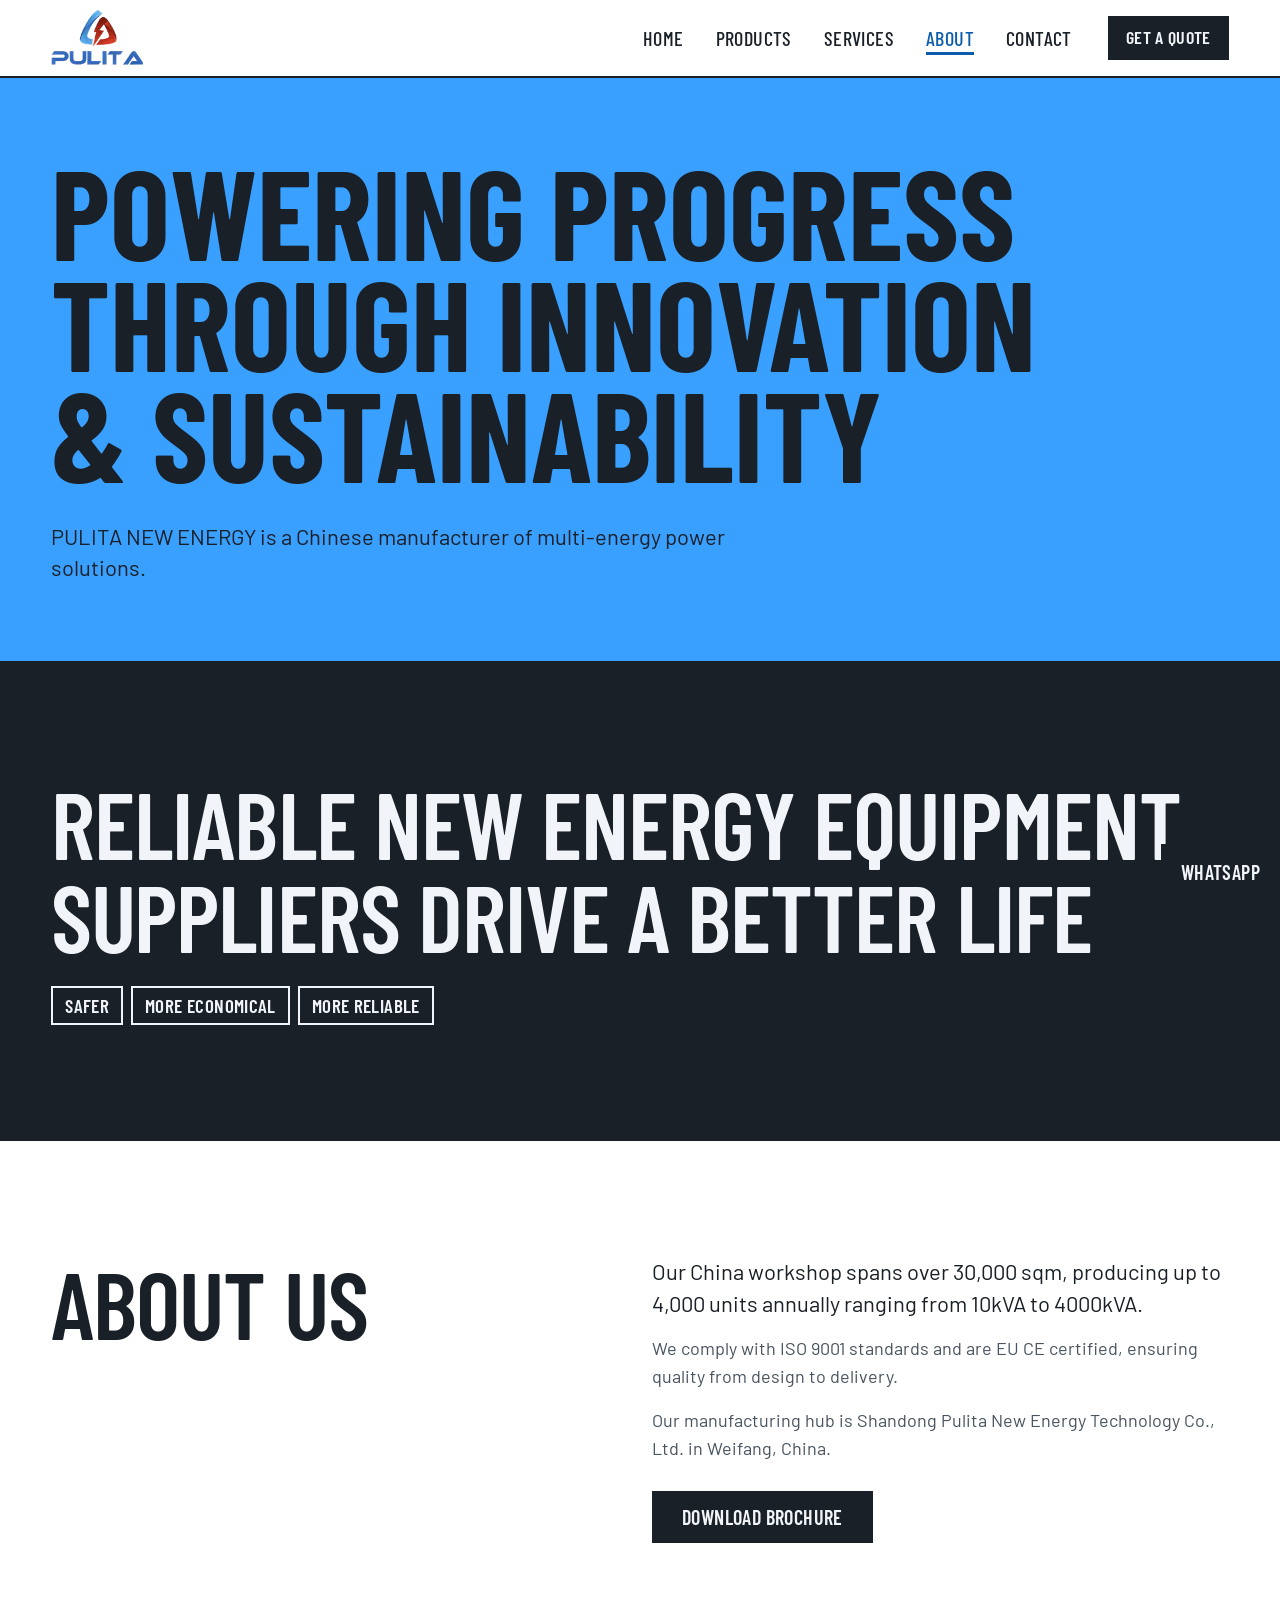
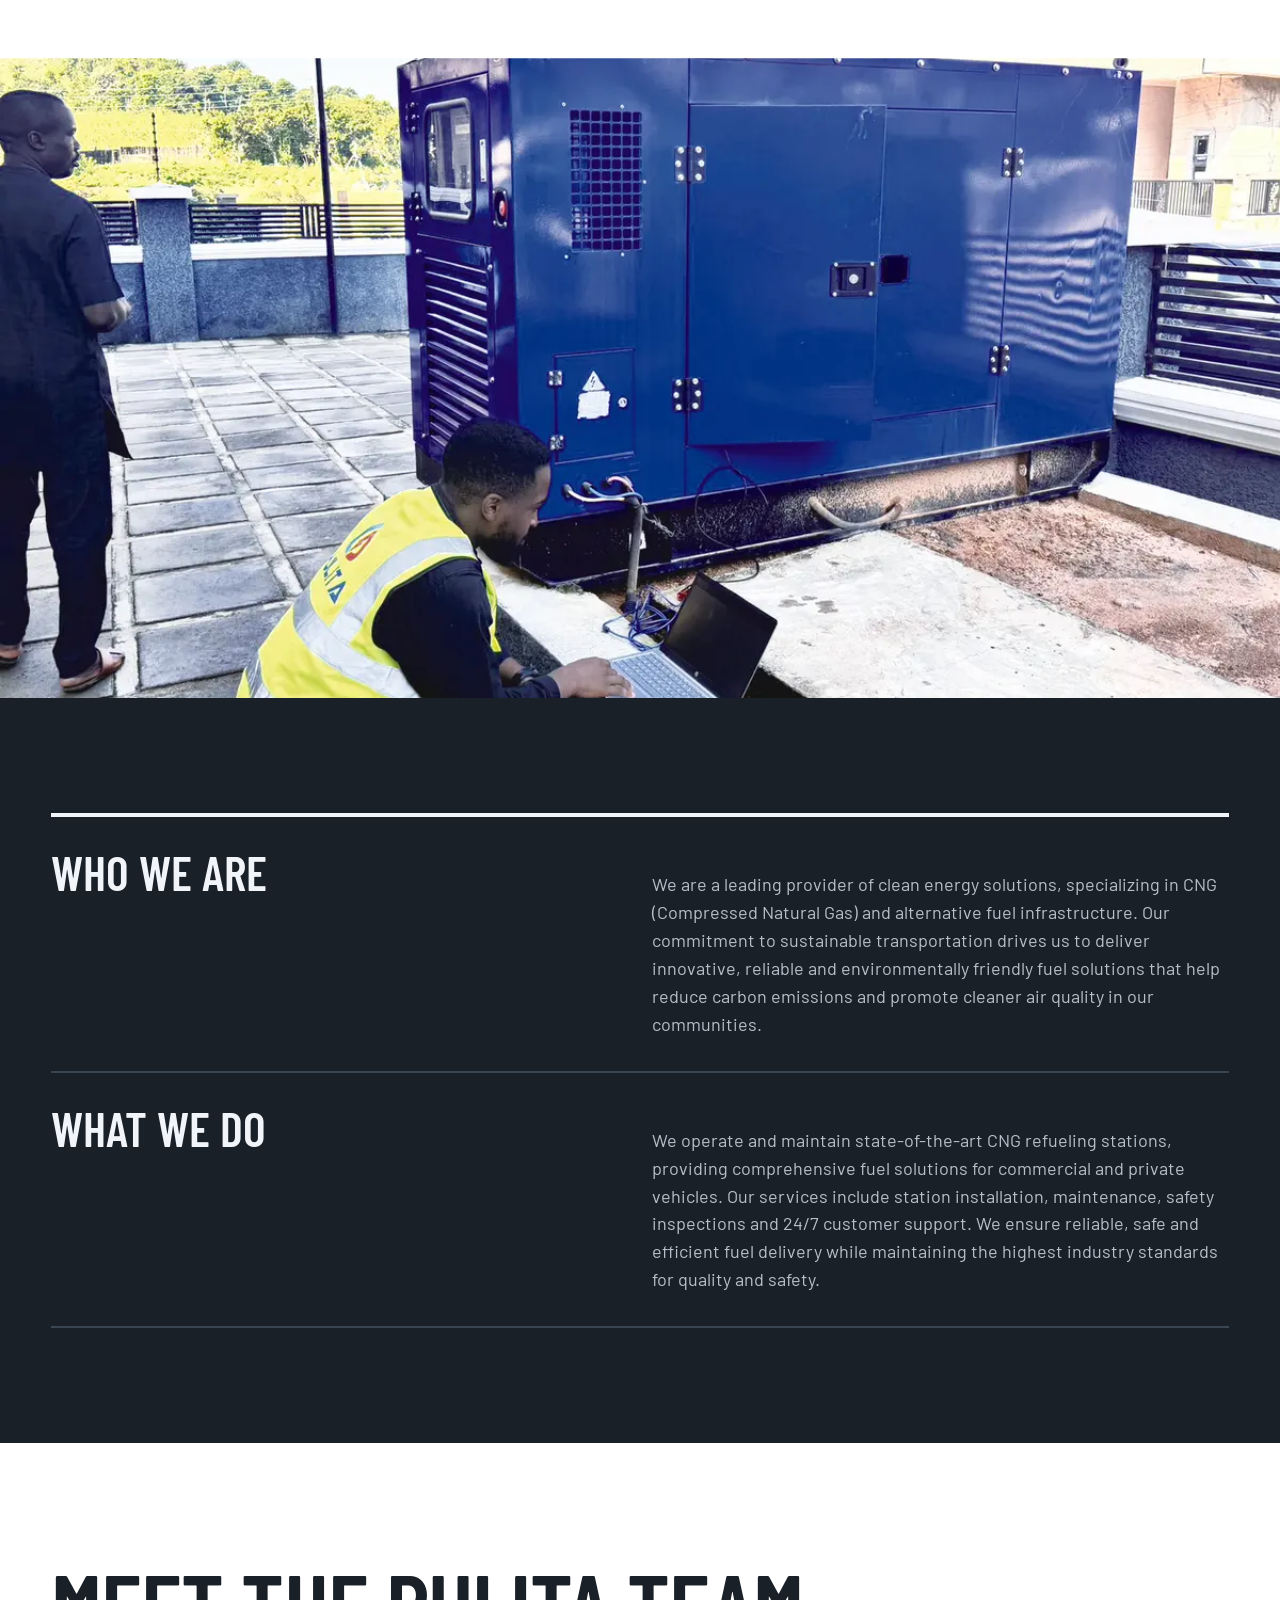
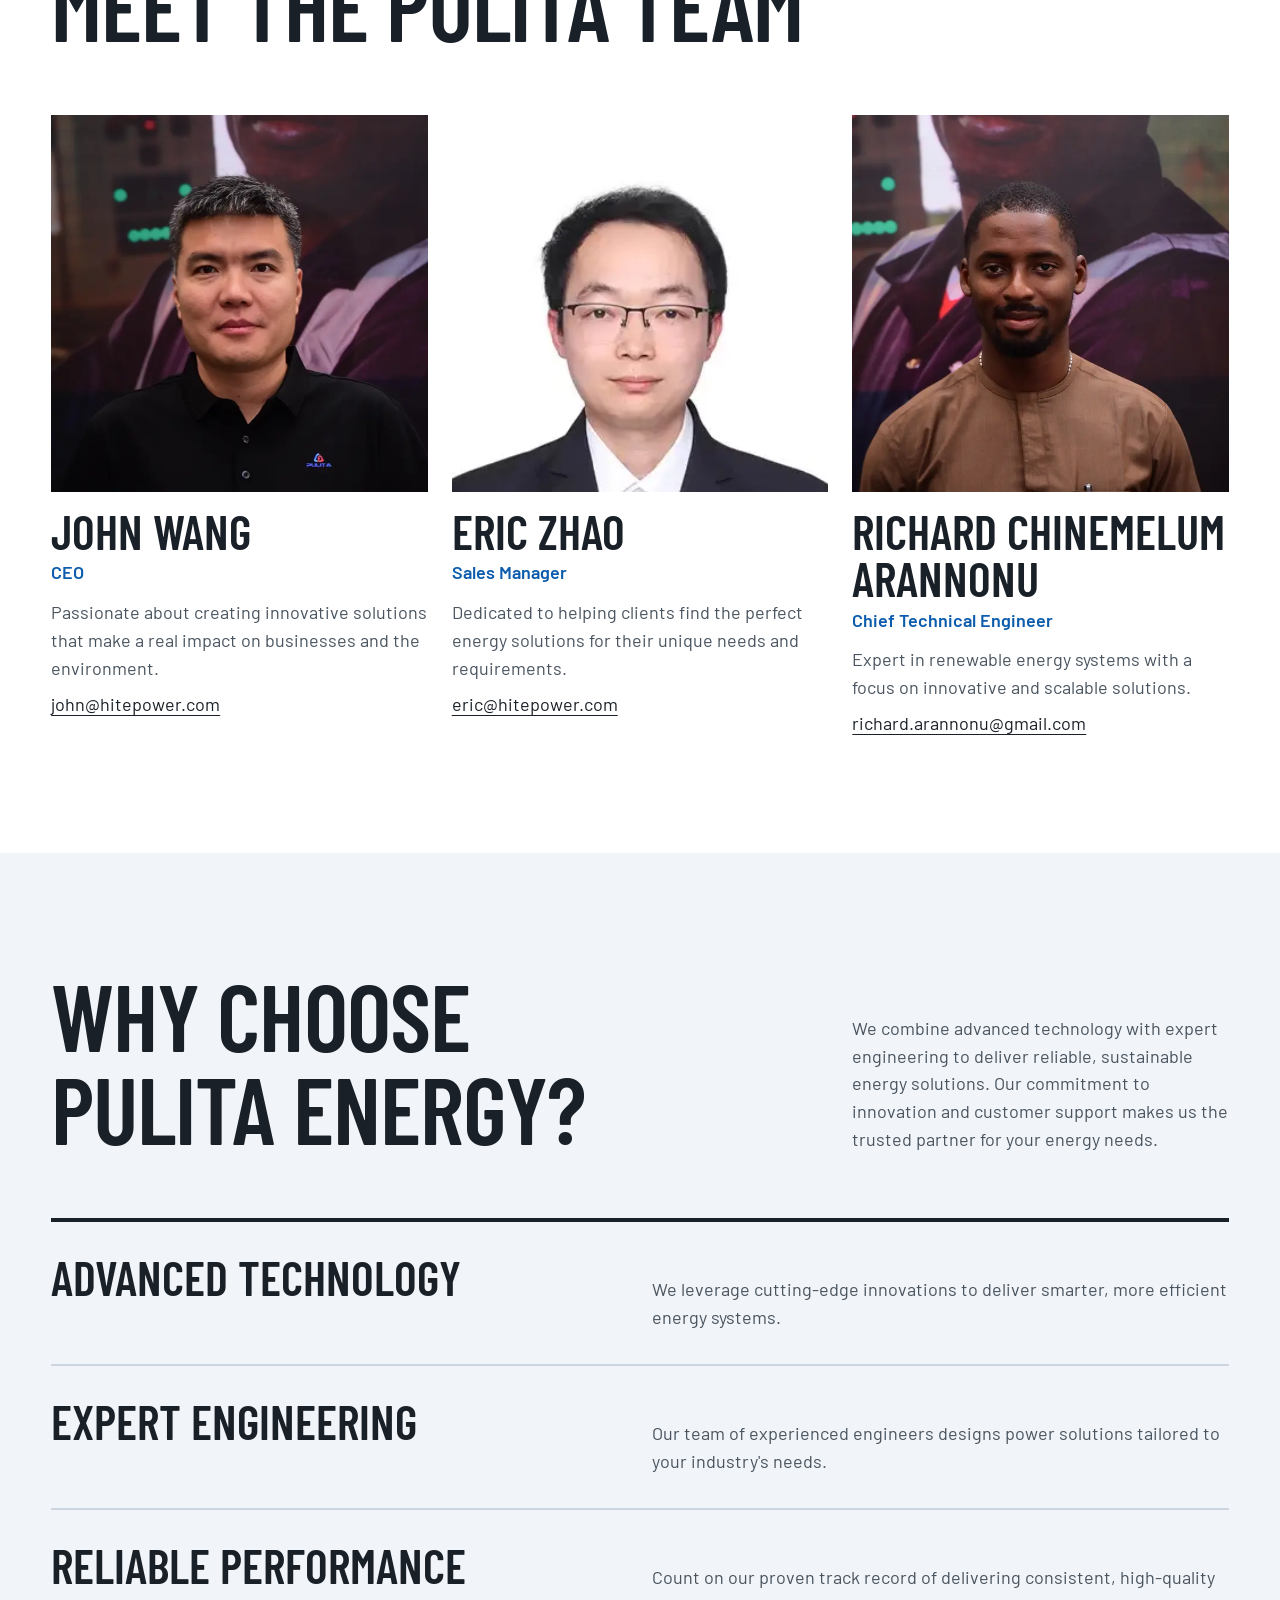
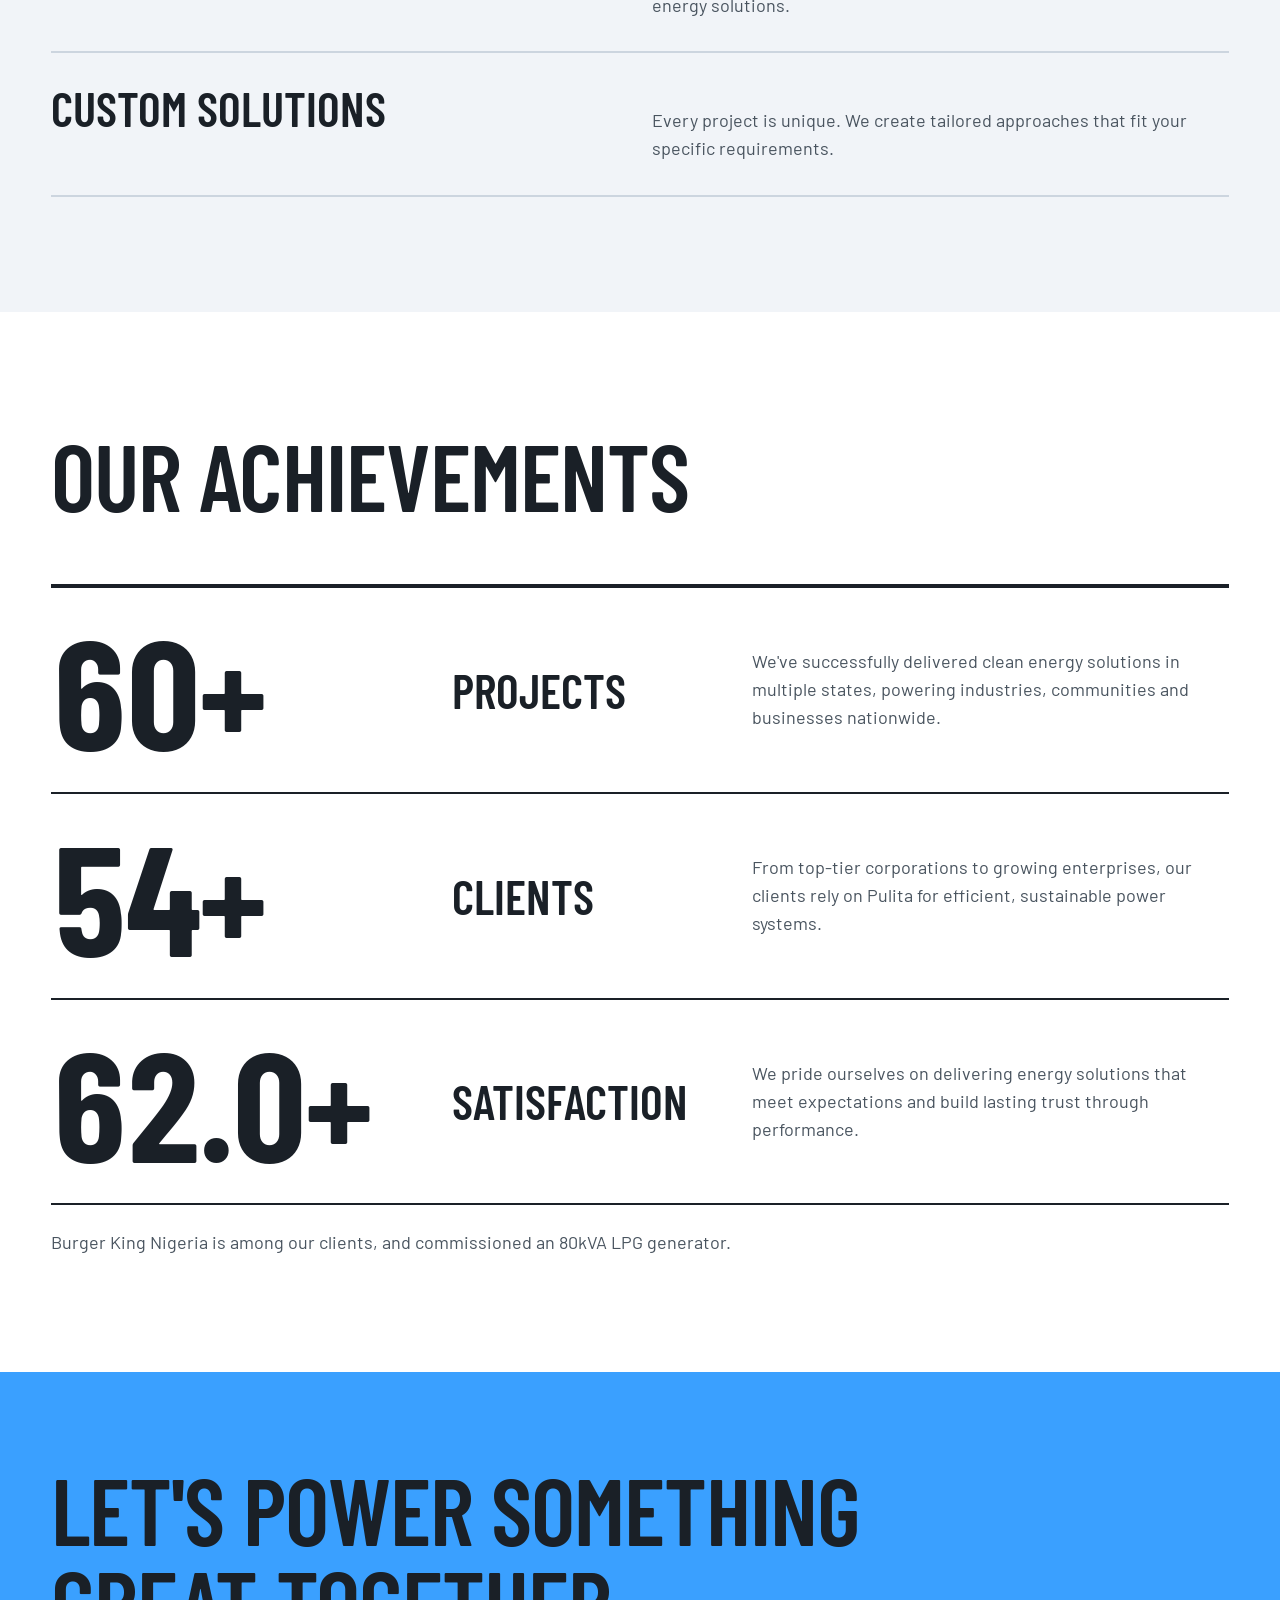
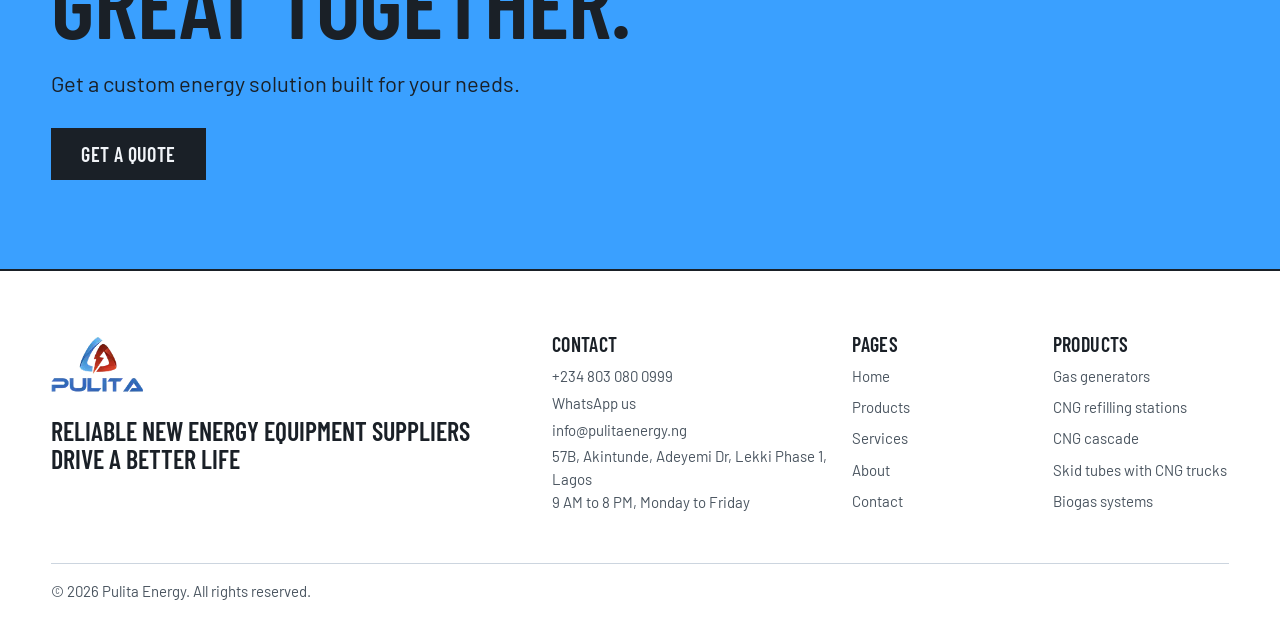
<file: about.html>
<!doctype html>
<html lang="en">
<head>
  <meta charset="utf-8">
  <meta name="viewport" content="width=device-width, initial-scale=1">
  <title>About us | Pulita Energy</title>
  <meta name="description" content="Pulita New Energy is a Chinese manufacturer of multi-energy power solutions, with projects across multiple states in Nigeria.">
  <meta name="theme-color" content="#3aa0ff">
  <link rel="icon" href="images/favicon.png" type="image/png">
  <link rel="preconnect" href="https://fonts.googleapis.com">
  <link rel="preconnect" href="https://fonts.gstatic.com" crossorigin>
  <link href="https://fonts.googleapis.com/css2?family=Barlow+Condensed:wght@500;600;700&family=Barlow:wght@400;600&display=swap" rel="stylesheet">
  <link rel="stylesheet" href="styles.css?v=9">
  <script>document.documentElement.classList.add("js");</script>
  <script src="script.js?v=9" defer></script>
</head>
<body>
  <a class="skip-link" href="#main">Skip to content</a>

  <header class="site-header">
    <div class="container site-header__inner">
      <a class="brand" href="index.html">
        <img src="images/logo.webp" width="152" height="93" alt="Pulita Energy home">
      </a>
      <button class="menu-toggle" type="button" aria-expanded="false" aria-controls="site-nav" aria-label="Open menu">
        <span class="menu-toggle__bars" aria-hidden="true"></span>
      </button>
      <nav class="site-nav" id="site-nav" aria-label="Main">
        <ul class="site-nav__list">
          <li><a href="index.html">Home</a></li>
          <li><a href="products.html">Products</a></li>
          <li><a href="services.html">Services</a></li>
          <li><a href="about.html" aria-current="page">About</a></li>
          <li><a href="contact.html">Contact</a></li>
        </ul>
      </nav>
      <a class="button button--dark" href="contact.html">Get a Quote</a>
    </div>
  </header>

  <main id="main">
    <section class="page-hero on-blue" aria-labelledby="page-title">
      <div class="container">
        <h1 id="page-title">Powering progress through innovation &amp; sustainability</h1>
        <p>PULITA NEW ENERGY is a Chinese manufacturer of multi-energy power solutions.</p>
      </div>
    </section>

    <section class="section on-dark" aria-labelledby="mandate-title">
      <div class="container">
        <h2 id="mandate-title">Reliable new energy equipment suppliers drive a better life</h2>
        <ul class="tag-list" style="margin-top:1.5rem"><li>Safer</li><li>More economical</li><li>More reliable</li></ul>
      </div>
    </section>

    <section class="section" aria-labelledby="about-title">
      <div class="container split split--wide split--top">
        <h2 id="about-title">About us</h2>
        <div class="split__body">
          <p class="lead">Our China workshop spans over 30,000 sqm, producing up to 4,000 units annually ranging from 10kVA to 4000kVA.</p>
          <p class="soft">We comply with ISO 9001 standards and are EU CE certified, ensuring quality from design to delivery.</p>
          <p class="soft">Our manufacturing hub is Shandong Pulita New Energy Technology Co., Ltd. in Weifang, China.</p>
          <div class="button-row"><a class="button button--dark" href="https://pulita-energy-gamma.vercel.app/pdfs/brochure.pdf">Download brochure</a></div>
        </div>
      </div>
    </section>

    <figure class="wide-photo" data-reveal="wipe"><img src="images/on-site-generator.webp" width="1200" height="900" loading="lazy" alt="An engineer in a high-visibility vest working on a laptop beside a blue generator." style="max-height:40rem;object-fit:cover"></figure>

    <section class="section on-dark" aria-label="About Pulita">
      <div class="container">
        <ul class="rows">
          <li data-reveal><h3>Who we are</h3><p>We are a leading provider of clean energy solutions, specializing in CNG (Compressed Natural Gas) and alternative fuel infrastructure. Our commitment to sustainable transportation drives us to deliver innovative, reliable and environmentally friendly fuel solutions that help reduce carbon emissions and promote cleaner air quality in our communities.</p></li>
          <li data-reveal><h3>What we do</h3><p>We operate and maintain state-of-the-art CNG refueling stations, providing comprehensive fuel solutions for commercial and private vehicles. Our services include station installation, maintenance, safety inspections and 24/7 customer support. We ensure reliable, safe and efficient fuel delivery while maintaining the highest industry standards for quality and safety.</p></li>
        </ul>
      </div>
    </section>

    <section class="section" aria-labelledby="team-title">
      <div class="container">
        <h2 class="section-gap" id="team-title">Meet the Pulita team</h2>
        <ul class="team" data-reveal-group>
          <li data-reveal>
            <img class="team__photo" src="images/team-john-wang.webp" width="640" height="957" loading="lazy" alt="Portrait of John Wang.">
            <h3>John Wang</h3>
            <p class="team__role">CEO</p>
            <p class="team__bio">Passionate about creating innovative solutions that make a real impact on businesses and the environment.</p>
            <a href="mailto:john@hitepower.com">john@hitepower.com</a>
          </li>
          <li data-reveal>
            <img class="team__photo" src="images/team-eric-zhao.webp" width="331" height="421" loading="lazy" alt="Portrait of Eric Zhao.">
            <h3>Eric Zhao</h3>
            <p class="team__role">Sales Manager</p>
            <p class="team__bio">Dedicated to helping clients find the perfect energy solutions for their unique needs and requirements.</p>
            <a href="mailto:eric@hitepower.com">eric@hitepower.com</a>
          </li>
          <li data-reveal>
            <img class="team__photo" src="images/team-richard-arannonu.webp" width="640" height="957" loading="lazy" alt="Portrait of Richard Chinemelum Arannonu.">
            <h3>Richard Chinemelum Arannonu</h3>
            <p class="team__role">Chief Technical Engineer</p>
            <p class="team__bio">Expert in renewable energy systems with a focus on innovative and scalable solutions.</p>
            <a href="mailto:richard.arannonu@gmail.com">richard.arannonu@gmail.com</a>
          </li>
        </ul>
      </div>
    </section>

    <section class="section on-paper" aria-labelledby="why-title">
      <div class="container">
        <div class="split section-gap">
          <h2 id="why-title">Why choose Pulita Energy?</h2>
          <p class="soft">We combine advanced technology with expert engineering to deliver reliable, sustainable energy solutions. Our commitment to innovation and customer support makes us the trusted partner for your energy needs.</p>
        </div>
        <ul class="rows">
          <li data-reveal><h3>Advanced technology</h3><p>We leverage cutting-edge innovations to deliver smarter, more efficient energy systems.</p></li>
          <li data-reveal><h3>Expert engineering</h3><p>Our team of experienced engineers designs power solutions tailored to your industry's needs.</p></li>
          <li data-reveal><h3>Reliable performance</h3><p>Count on our proven track record of delivering consistent, high-quality energy solutions.</p></li>
          <li data-reveal><h3>Custom solutions</h3><p>Every project is unique. We create tailored approaches that fit your specific requirements.</p></li>
        </ul>
      </div>
    </section>

    <section class="section" aria-labelledby="achievements-title">
      <div class="container">
        <h2 class="section-gap" id="achievements-title">Our achievements</h2>
        <ul class="plate">
          <li class="plate__row" data-reveal><p class="plate__value" data-count="90" data-suffix="+">90+</p><h3 class="plate__label">Projects</h3><p class="plate__text">We've successfully delivered clean energy solutions in multiple states, powering industries, communities and businesses nationwide.</p></li>
          <li class="plate__row" data-reveal><p class="plate__value" data-count="80" data-suffix="+">80+</p><h3 class="plate__label">Clients</h3><p class="plate__text">From top-tier corporations to growing enterprises, our clients rely on Pulita for efficient, sustainable power systems.</p></li>
          <li class="plate__row" data-reveal><p class="plate__value" data-count="92.5" data-decimals="1" data-suffix="+">92.5+</p><h3 class="plate__label">Satisfaction</h3><p class="plate__text">We pride ourselves on delivering energy solutions that meet expectations and build lasting trust through performance.</p></li>
        </ul>
        <p class="plate__note">Burger King Nigeria is among our clients, and commissioned an 80kVA LPG generator.</p>
      </div>
    </section>

    <section class="cta on-blue" aria-labelledby="cta-title">
      <div class="container cta__inner">
        <h2 id="cta-title">Let's power something great together.</h2>
        <p class="lead">Get a custom energy solution built for your needs.</p>
        <div class="button-row"><a class="button button--dark" href="contact.html">Get a Quote</a></div>
      </div>
    </section>
  </main>

  <nav class="quick-bar" aria-label="Quick contact">
    <a class="quick-bar__call" href="tel:+2348030800999">Call</a>
    <a class="quick-bar__chat" href="https://wa.me/2348030800999?text=Hello%20Pulita%20Energy%2C%20I%20would%20like%20a%20quote." target="_blank" rel="noopener">WhatsApp</a>
    <a class="quick-bar__quote" href="contact.html">Get a Quote</a>
  </nav>

  <footer class="site-footer">
    <div class="container">
      <div class="site-footer__top">
        <div class="site-footer__about">
          <a class="brand" href="index.html">
            <img src="images/logo.webp" width="152" height="93" alt="Pulita Energy home">
          </a>
          <p class="site-footer__line">Reliable new energy equipment suppliers drive a better life</p>
        </div>
        <div class="site-footer__contact">
          <h2>Contact</h2>
          <p><a href="tel:+2348030800999">+234 803 080 0999</a><br><a href="https://wa.me/2348030800999?text=Hello%20Pulita%20Energy%2C%20I%20would%20like%20a%20quote." target="_blank" rel="noopener">WhatsApp us</a><br><a href="mailto:info@pulitaenergy.ng">info@pulitaenergy.ng</a><br>57B, Akintunde, Adeyemi Dr, Lekki Phase 1, Lagos<br>9 AM to 8 PM, Monday to Friday</p>
        </div>
        <nav class="site-footer__col--pages" aria-labelledby="footer-pages">
          <h2 id="footer-pages">Pages</h2>
          <ul>
            <li><a href="index.html">Home</a></li>
            <li><a href="products.html">Products</a></li>
            <li><a href="services.html">Services</a></li>
            <li><a href="about.html">About</a></li>
            <li><a href="contact.html">Contact</a></li>
          </ul>
        </nav>
        <nav class="site-footer__col--products" aria-labelledby="footer-products">
          <h2 id="footer-products">Products</h2>
          <ul>
            <li><a href="products.html#gas-generators">Gas generators</a></li>
            <li><a href="products.html#stations">CNG refilling stations</a></li>
            <li><a href="products.html#cascade">CNG cascade</a></li>
            <li><a href="products.html#skid-tubes">Skid tubes with CNG trucks</a></li>
            <li><a href="products.html#biogas">Biogas systems</a></li>
          </ul>
        </nav>
      </div>
      <p class="site-footer__legal">&copy; <span data-year>2026</span> Pulita Energy. All rights reserved.</p>
    </div>
  </footer>
</body>
</html>
</file>
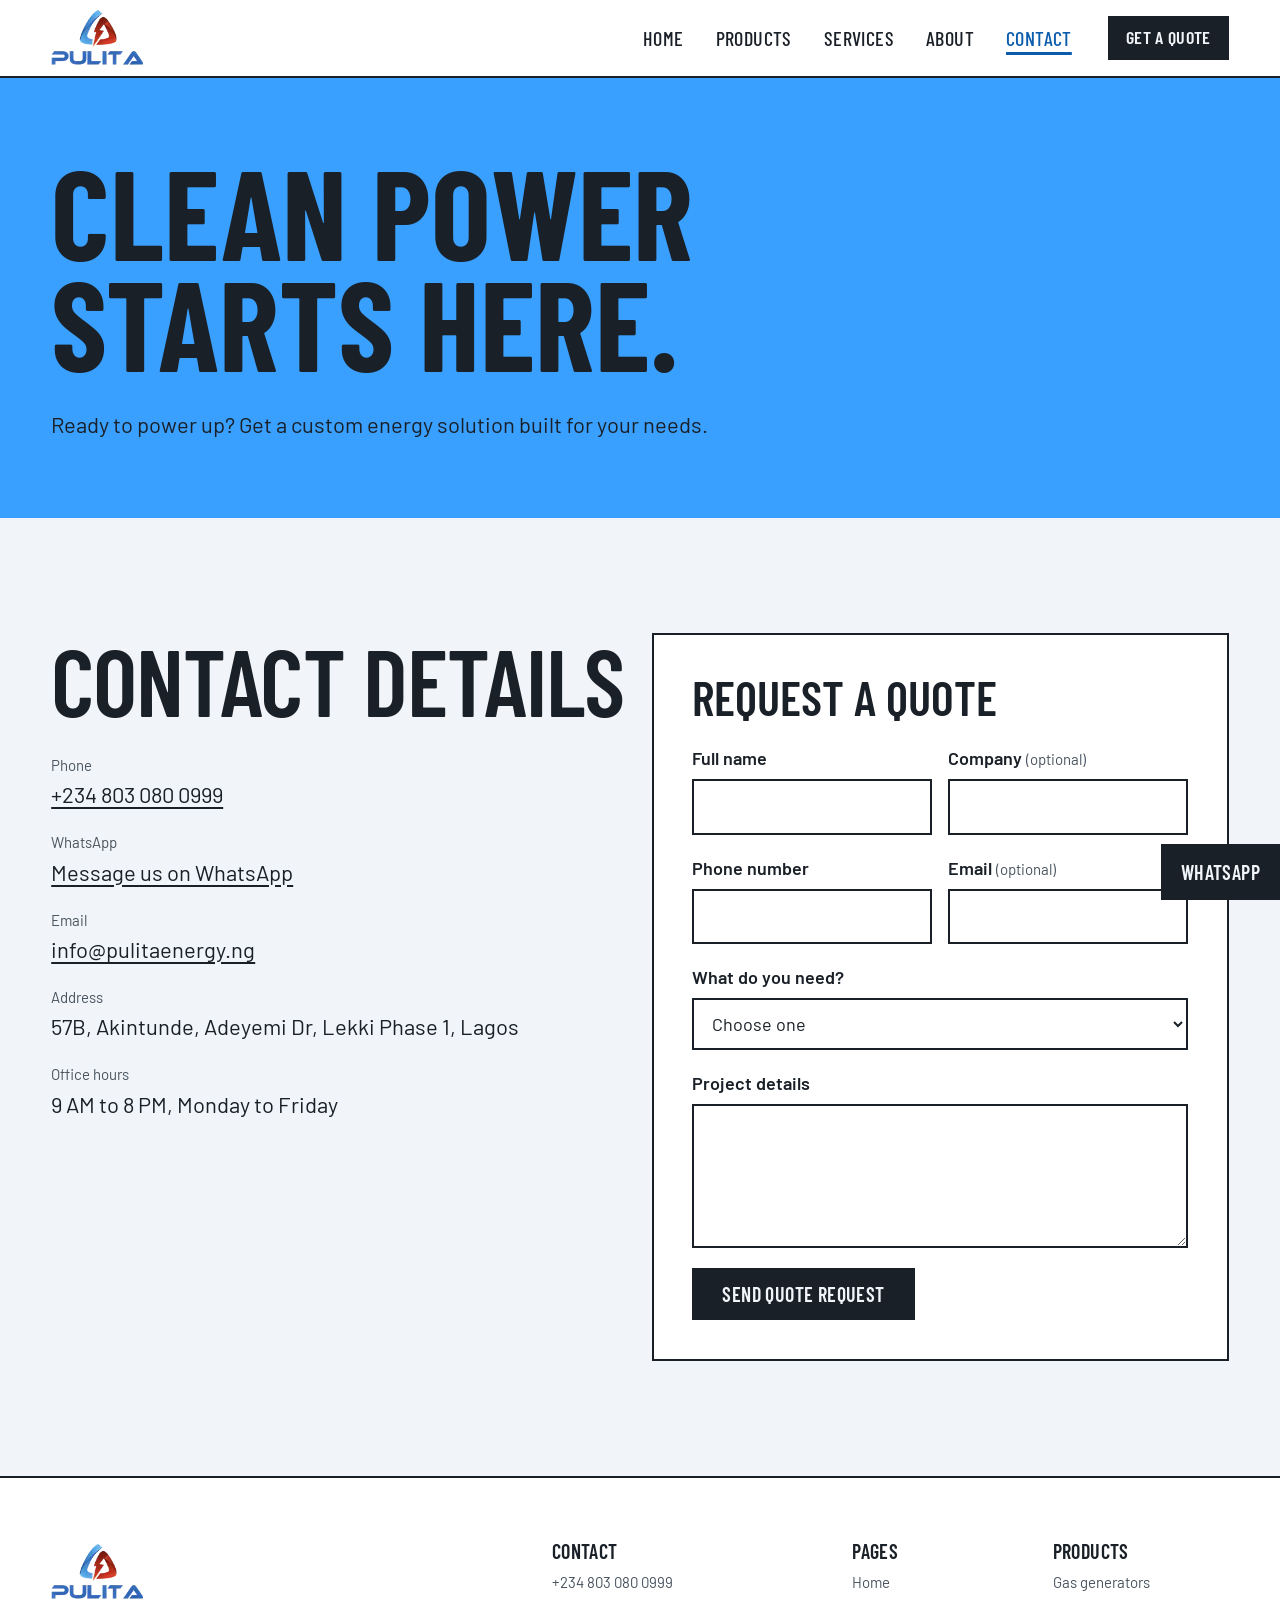
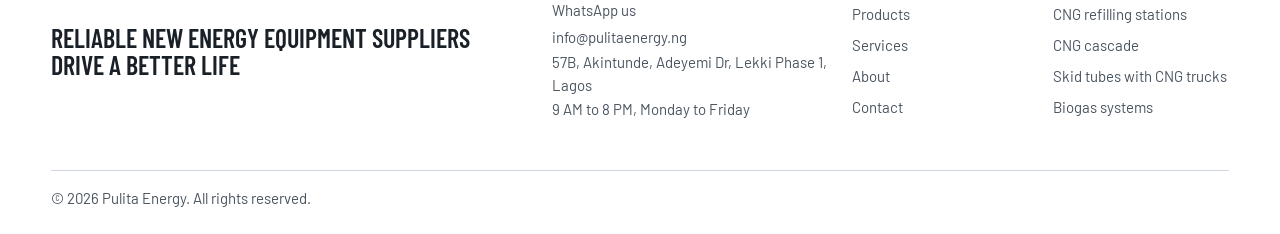
<file: contact.html>
<!doctype html>
<html lang="en">
<head>
  <meta charset="utf-8">
  <meta name="viewport" content="width=device-width, initial-scale=1">
  <title>Get a quote | Pulita Energy</title>
  <meta name="description" content="Request a quote from Pulita Energy for gas generators, CNG refilling stations, CNG cascade, skid tubes and biogas systems.">
  <meta name="theme-color" content="#3aa0ff">
  <link rel="icon" href="images/favicon.png" type="image/png">
  <link rel="preconnect" href="https://fonts.googleapis.com">
  <link rel="preconnect" href="https://fonts.gstatic.com" crossorigin>
  <link href="https://fonts.googleapis.com/css2?family=Barlow+Condensed:wght@500;600;700&family=Barlow:wght@400;600&display=swap" rel="stylesheet">
  <link rel="stylesheet" href="styles.css?v=9">
  <script>document.documentElement.classList.add("js");</script>
  <script src="script.js?v=9" defer></script>
</head>
<body>
  <a class="skip-link" href="#main">Skip to content</a>

  <header class="site-header">
    <div class="container site-header__inner">
      <a class="brand" href="index.html">
        <img src="images/logo.webp" width="152" height="93" alt="Pulita Energy home">
      </a>
      <button class="menu-toggle" type="button" aria-expanded="false" aria-controls="site-nav" aria-label="Open menu">
        <span class="menu-toggle__bars" aria-hidden="true"></span>
      </button>
      <nav class="site-nav" id="site-nav" aria-label="Main">
        <ul class="site-nav__list">
          <li><a href="index.html">Home</a></li>
          <li><a href="products.html">Products</a></li>
          <li><a href="services.html">Services</a></li>
          <li><a href="about.html">About</a></li>
          <li><a href="contact.html" aria-current="page">Contact</a></li>
        </ul>
      </nav>
      <a class="button button--dark" href="contact.html">Get a Quote</a>
    </div>
  </header>

  <main id="main">
    <section class="page-hero on-blue" aria-labelledby="page-title">
      <div class="container">
        <h1 id="page-title">Clean power starts here.</h1>
        <p>Ready to power up? Get a custom energy solution built for your needs.</p>
      </div>
    </section>

    <section class="section on-paper">
      <div class="container quote-layout">
        <section class="quote-layout__text" aria-labelledby="details-title">
          <h2 id="details-title">Contact details</h2>
          <dl class="contact-list" style="margin:1.75rem 0 0">
            <dt>Phone</dt>
            <dd><a href="tel:+2348030800999">+234 803 080 0999</a></dd>
            <dt>WhatsApp</dt>
            <dd><a href="https://wa.me/2348030800999?text=Hello%20Pulita%20Energy%2C%20I%20would%20like%20a%20quote." target="_blank" rel="noopener">Message us on WhatsApp</a></dd>
            <dt>Email</dt>
            <dd><a href="mailto:info@pulitaenergy.ng">info@pulitaenergy.ng</a></dd>
            <dt>Address</dt>
            <dd>57B, Akintunde, Adeyemi Dr, Lekki Phase 1, Lagos</dd>
            <dt>Office hours</dt>
            <dd>9 AM to 8 PM, Monday to Friday</dd>
          </dl>
        </section>

        <form class="quote-form" id="quote-form" method="post" aria-labelledby="form-title"
              data-unavailable="Online requests aren't available yet. Call +234 803 080 0999 to request a quote."
              data-failed="Your request wasn't sent. Check your connection and try again, or call +234 803 080 0999.">
          <h3 id="form-title">Request a quote</h3>
          <div class="field-row">
            <div class="field">
              <label for="name">Full name</label>
              <input id="name" name="name" type="text" autocomplete="name" required data-required="Enter your full name.">
              <p class="field__error" id="name-error" hidden></p>
            </div>
            <div class="field">
              <label for="company">Company <span class="field__optional">(optional)</span></label>
              <input id="company" name="company" type="text" autocomplete="organization">
            </div>
          </div>
          <div class="field-row">
            <div class="field">
              <label for="phone">Phone number</label>
              <input id="phone" name="phone" type="tel" autocomplete="tel" required data-required="Enter your phone number.">
              <p class="field__error" id="phone-error" hidden></p>
            </div>
            <div class="field">
              <label for="email">Email <span class="field__optional">(optional)</span></label>
              <input id="email" name="email" type="email" autocomplete="email">
              <p class="field__error" id="email-error" hidden></p>
            </div>
          </div>
          <div class="field">
            <label for="interest">What do you need?</label>
            <select id="interest" name="interest" required data-required="Choose what you need."><option value="">Choose one</option><option>Gas generator</option><option>CNG refilling station</option><option>CNG cascade</option><option>Skid tubes with CNG trucks</option><option>Biogas system</option><option>Not sure yet</option></select>
            <p class="field__error" id="interest-error" hidden></p>
          </div>
          <div class="field">
            <label for="message">Project details</label>
            <textarea id="message" name="message" required data-required="Tell us about your project."></textarea>
            <p class="field__error" id="message-error" hidden></p>
          </div>
          <button class="button button--dark" type="submit">Send quote request</button>
          <p class="form-status" id="form-status" role="status"></p>
        </form>
      </div>
    </section>
  </main>

  <nav class="quick-bar" aria-label="Quick contact">
    <a class="quick-bar__call" href="tel:+2348030800999">Call</a>
    <a class="quick-bar__chat" href="https://wa.me/2348030800999?text=Hello%20Pulita%20Energy%2C%20I%20would%20like%20a%20quote." target="_blank" rel="noopener">WhatsApp</a>
    <a class="quick-bar__quote" href="contact.html">Get a Quote</a>
  </nav>

  <footer class="site-footer">
    <div class="container">
      <div class="site-footer__top">
        <div class="site-footer__about">
          <a class="brand" href="index.html">
            <img src="images/logo.webp" width="152" height="93" alt="Pulita Energy home">
          </a>
          <p class="site-footer__line">Reliable new energy equipment suppliers drive a better life</p>
        </div>
        <div class="site-footer__contact">
          <h2>Contact</h2>
          <p><a href="tel:+2348030800999">+234 803 080 0999</a><br><a href="https://wa.me/2348030800999?text=Hello%20Pulita%20Energy%2C%20I%20would%20like%20a%20quote." target="_blank" rel="noopener">WhatsApp us</a><br><a href="mailto:info@pulitaenergy.ng">info@pulitaenergy.ng</a><br>57B, Akintunde, Adeyemi Dr, Lekki Phase 1, Lagos<br>9 AM to 8 PM, Monday to Friday</p>
        </div>
        <nav class="site-footer__col--pages" aria-labelledby="footer-pages">
          <h2 id="footer-pages">Pages</h2>
          <ul>
            <li><a href="index.html">Home</a></li>
            <li><a href="products.html">Products</a></li>
            <li><a href="services.html">Services</a></li>
            <li><a href="about.html">About</a></li>
            <li><a href="contact.html">Contact</a></li>
          </ul>
        </nav>
        <nav class="site-footer__col--products" aria-labelledby="footer-products">
          <h2 id="footer-products">Products</h2>
          <ul>
            <li><a href="products.html#gas-generators">Gas generators</a></li>
            <li><a href="products.html#stations">CNG refilling stations</a></li>
            <li><a href="products.html#cascade">CNG cascade</a></li>
            <li><a href="products.html#skid-tubes">Skid tubes with CNG trucks</a></li>
            <li><a href="products.html#biogas">Biogas systems</a></li>
          </ul>
        </nav>
      </div>
      <p class="site-footer__legal">&copy; <span data-year>2026</span> Pulita Energy. All rights reserved.</p>
    </div>
  </footer>
</body>
</html>
</file>
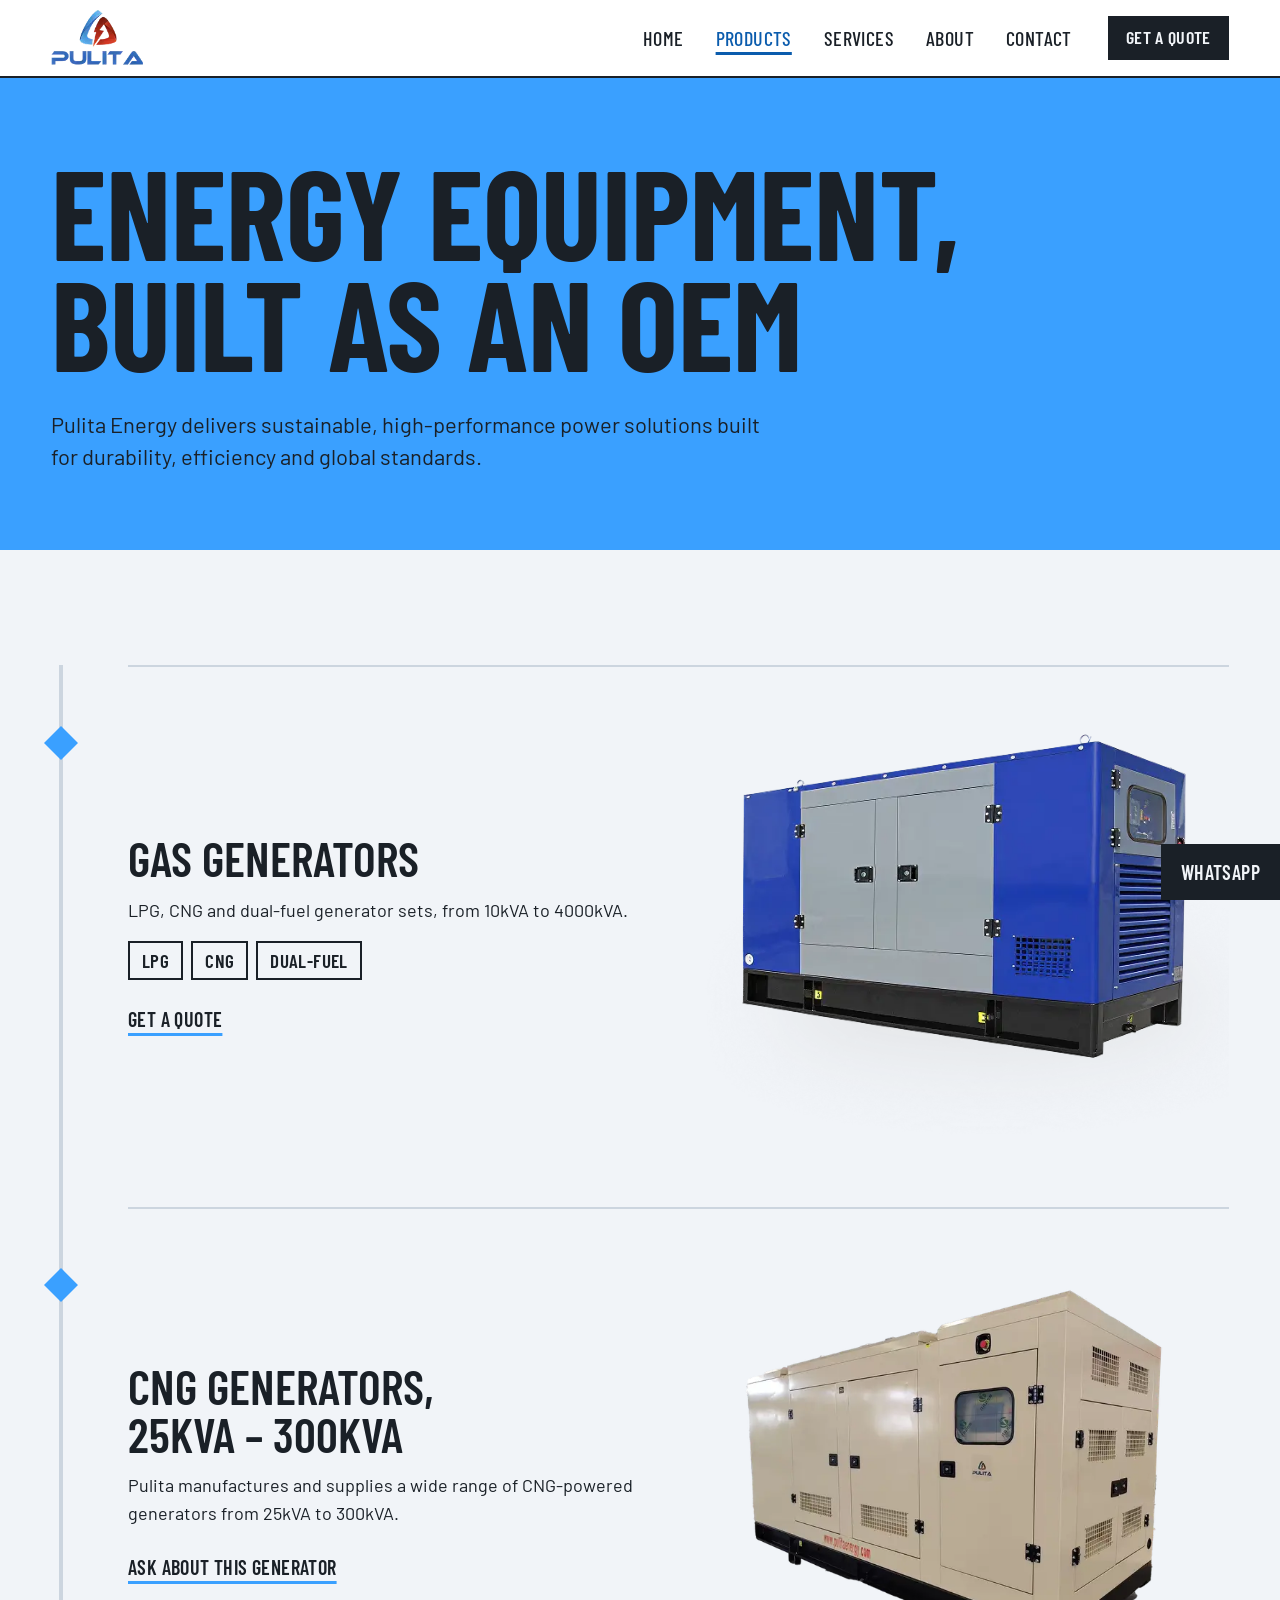
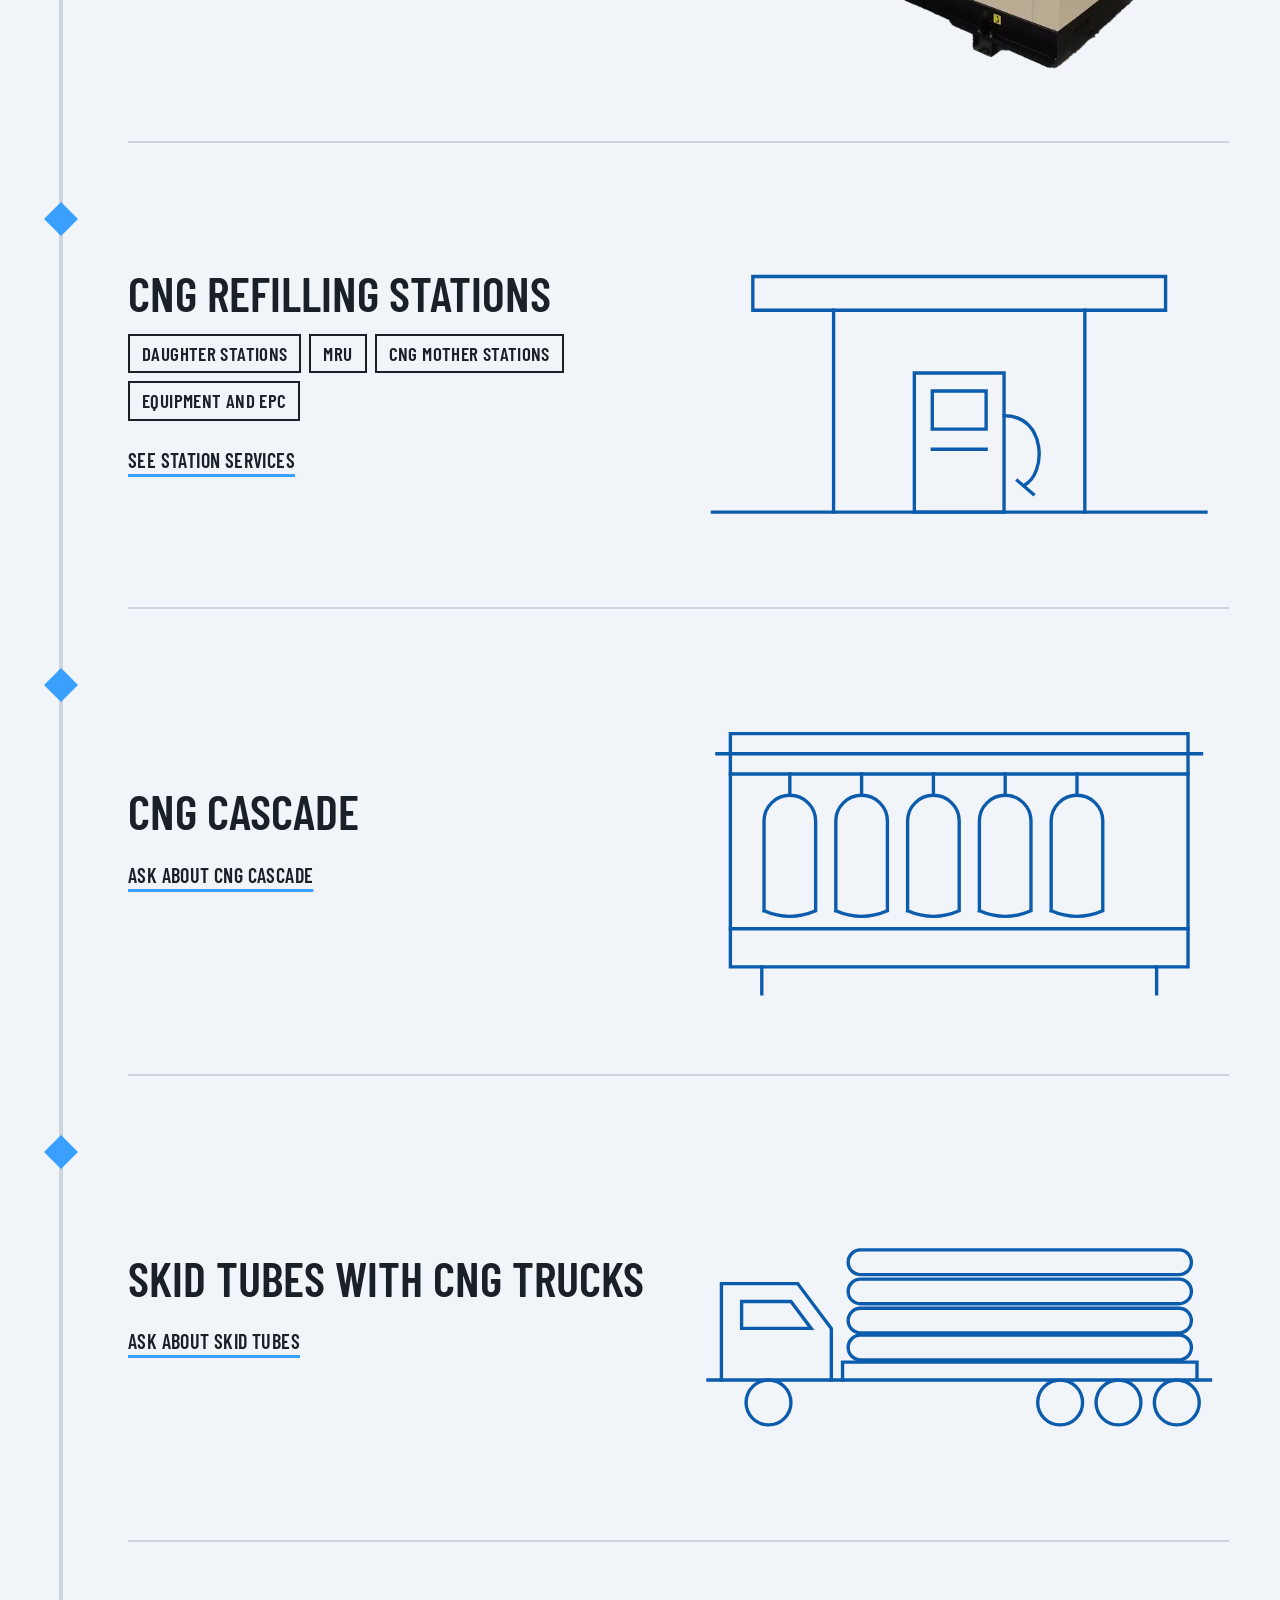
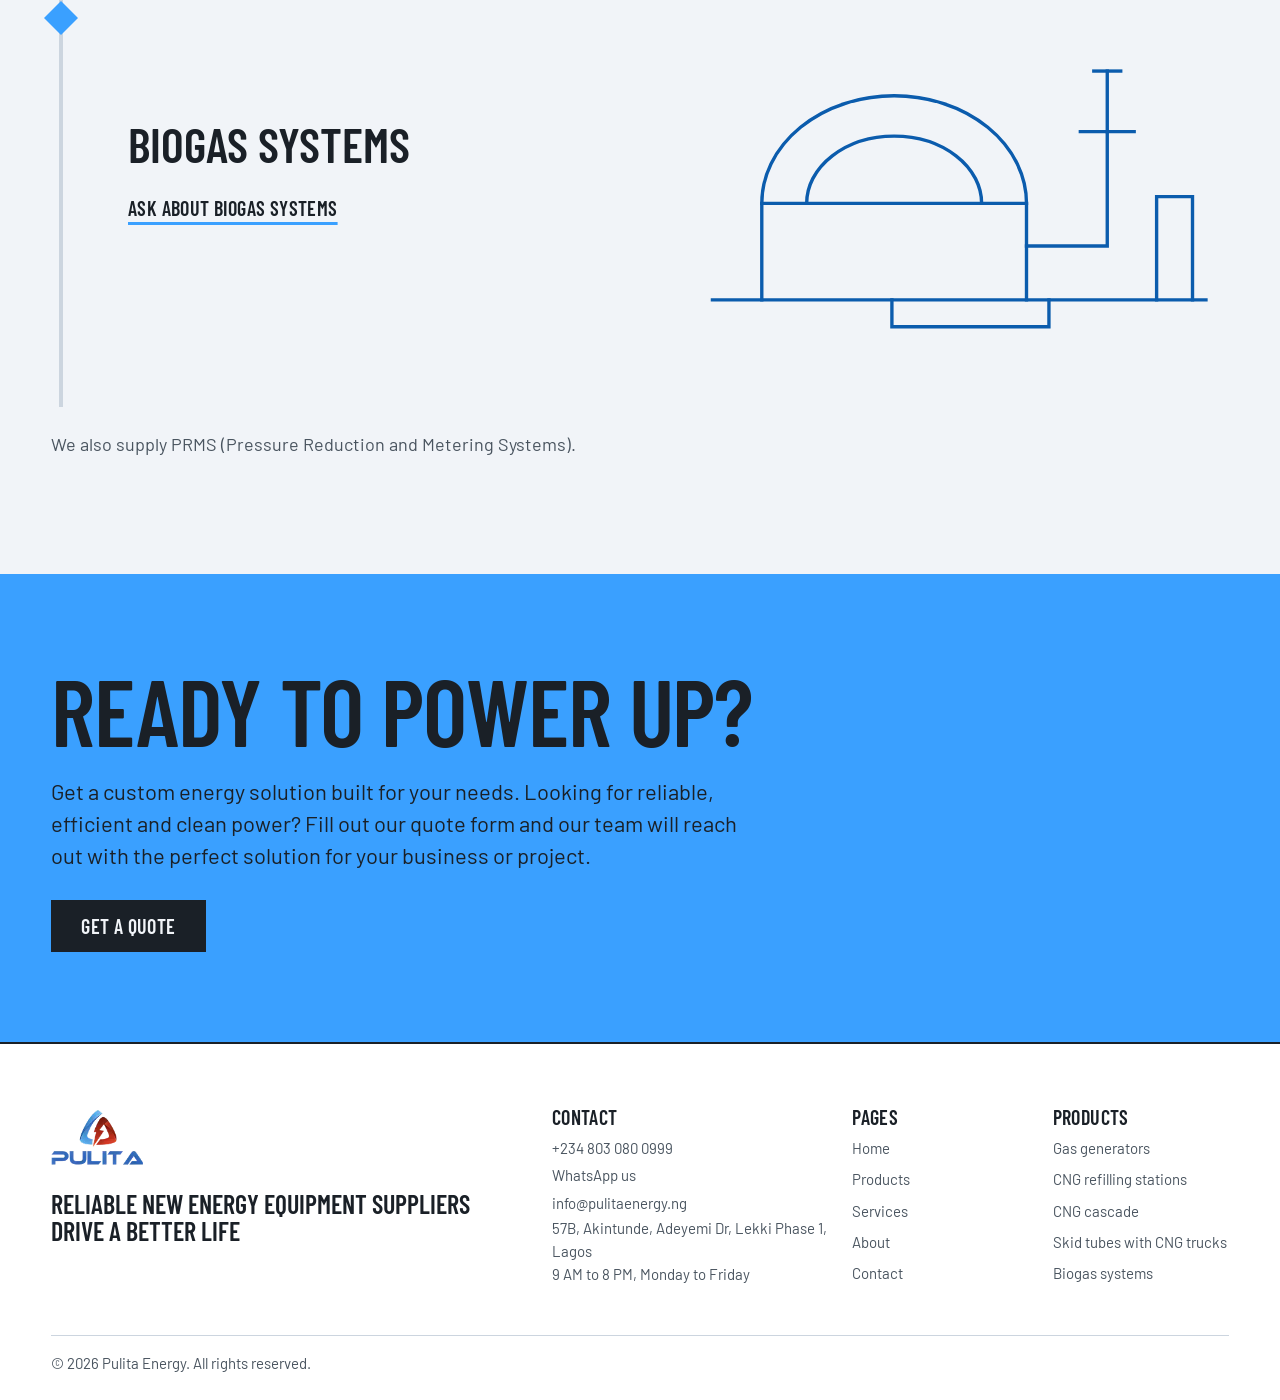
<file: products.html>
<!doctype html>
<html lang="en">
<head>
  <meta charset="utf-8">
  <meta name="viewport" content="width=device-width, initial-scale=1">
  <title>Products | Pulita Energy</title>
  <meta name="description" content="Gas generators, CNG refilling stations, CNG cascade, skid tubes with CNG trucks and biogas systems from Pulita Energy.">
  <meta name="theme-color" content="#3aa0ff">
  <link rel="icon" href="images/favicon.png" type="image/png">
  <link rel="preconnect" href="https://fonts.googleapis.com">
  <link rel="preconnect" href="https://fonts.gstatic.com" crossorigin>
  <link href="https://fonts.googleapis.com/css2?family=Barlow+Condensed:wght@500;600;700&family=Barlow:wght@400;600&display=swap" rel="stylesheet">
  <link rel="stylesheet" href="styles.css?v=9">
  <script>document.documentElement.classList.add("js");</script>
  <script src="script.js?v=9" defer></script>
</head>
<body>
  <a class="skip-link" href="#main">Skip to content</a>

  <header class="site-header">
    <div class="container site-header__inner">
      <a class="brand" href="index.html">
        <img src="images/logo.webp" width="152" height="93" alt="Pulita Energy home">
      </a>
      <button class="menu-toggle" type="button" aria-expanded="false" aria-controls="site-nav" aria-label="Open menu">
        <span class="menu-toggle__bars" aria-hidden="true"></span>
      </button>
      <nav class="site-nav" id="site-nav" aria-label="Main">
        <ul class="site-nav__list">
          <li><a href="index.html">Home</a></li>
          <li><a href="products.html" aria-current="page">Products</a></li>
          <li><a href="services.html">Services</a></li>
          <li><a href="about.html">About</a></li>
          <li><a href="contact.html">Contact</a></li>
        </ul>
      </nav>
      <a class="button button--dark" href="contact.html">Get a Quote</a>
    </div>
  </header>

  <main id="main">
    <section class="page-hero on-blue" aria-labelledby="page-title">
      <div class="container">
        <h1 id="page-title">Energy equipment, built as an OEM</h1>
        <p>Pulita Energy delivers sustainable, high-performance power solutions built for durability, efficiency and global standards.</p>
      </div>
    </section>

    <section class="section on-paper" aria-label="Product families">
      <div class="container">
        <ol class="gas-line">
          <li class="gas-item" id="gas-generators" data-reveal>
            <div class="gas-item__text">
              <h3>Gas generators</h3>
              <p>LPG, CNG and dual-fuel generator sets, from 10kVA to 4000kVA.</p>
              <ul class="tag-list"><li>LPG</li><li>CNG</li><li>Dual-fuel</li></ul>
              <a class="text-link" href="contact.html">Get a quote</a>
            </div>
            <div class="gas-item__art"><img src="images/hero-generator.webp" width="632" height="484" loading="lazy" alt="An enclosed blue and grey generator set."></div>
          </li>
          <li class="gas-item" id="cng-generators" data-reveal>
            <div class="gas-item__text">
              <h3>CNG generators, 25kVA &ndash; 300kVA</h3>
              <p>Pulita manufactures and supplies a wide range of CNG-powered generators from 25kVA to 300kVA.</p>
              
              <a class="text-link" href="contact.html">Ask about this generator</a>
            </div>
            <div class="gas-item__art"><img src="images/cng-generator.webp" width="750" height="562" loading="lazy" alt="An enclosed beige Pulita generator set with a control panel window and side vents."></div>
          </li>
          <li class="gas-item" id="stations" data-reveal>
            <div class="gas-item__text">
              <h3>CNG refilling stations</h3>
              
              <ul class="tag-list"><li>Daughter stations</li><li>MRU</li><li>CNG mother stations</li><li>Equipment and EPC</li></ul>
              <a class="text-link" href="services.html">See station services</a>
            </div>
            <div class="gas-item__art"><svg class="drawing" viewBox="0 0 480 300" aria-hidden="true" focusable="false"><path pathLength="1" d="M20 272H460"/><path pathLength="1" d="M56 62H424V92H56Z"/><path pathLength="1" d="M128 92V272"/><path pathLength="1" d="M352 92V272"/><path pathLength="1" d="M200 148H280V272H200Z"/><path pathLength="1" d="M216 164H264V198H216Z"/><path pathLength="1" d="M216 216H264"/><path pathLength="1" d="M280 186C318 186 318 238 298 248"/><path pathLength="1" d="M292 244L306 256"/></svg></div>
          </li>
          <li class="gas-item" id="cascade" data-reveal>
            <div class="gas-item__text">
              <h3>CNG cascade</h3>
              
              
              <a class="text-link" href="contact.html">Ask about CNG cascade</a>
            </div>
            <div class="gas-item__art"><svg class="drawing" viewBox="0 0 480 300" aria-hidden="true" focusable="false"><path pathLength="1" d="M36 54H444V262H36Z"/><path pathLength="1" d="M36 90H444"/><path pathLength="1" d="M36 228H444"/><path pathLength="1" d="M64 262V286"/><path pathLength="1" d="M416 262V286"/><path pathLength="1" d="M24 72H456"/><path pathLength="1" d="M66 212V132A23 23 0 0 1 112 132V212Q89 222 66 212Z"/><path pathLength="1" d="M130 212V132A23 23 0 0 1 176 132V212Q153 222 130 212Z"/><path pathLength="1" d="M194 212V132A23 23 0 0 1 240 132V212Q217 222 194 212Z"/><path pathLength="1" d="M258 212V132A23 23 0 0 1 304 132V212Q281 222 258 212Z"/><path pathLength="1" d="M322 212V132A23 23 0 0 1 368 132V212Q345 222 322 212Z"/><path pathLength="1" d="M89 109V90"/><path pathLength="1" d="M153 109V90"/><path pathLength="1" d="M217 109V90"/><path pathLength="1" d="M281 109V90"/><path pathLength="1" d="M345 109V90"/></svg></div>
          </li>
          <li class="gas-item" id="skid-tubes" data-reveal>
            <div class="gas-item__text">
              <h3>Skid tubes with CNG trucks</h3>
              
              
              <a class="text-link" href="contact.html">Ask about skid tubes</a>
            </div>
            <div class="gas-item__art"><svg class="drawing" viewBox="0 0 480 300" aria-hidden="true" focusable="false"><path pathLength="1" d="M16 214H464"/><path pathLength="1" d="M28 214V128H96L126 168V214"/><path pathLength="1" d="M46 144H90L108 168H46Z"/><path pathLength="1" d="M136 214V198H452V214"/><path pathLength="1" d="M152 98H436A11 11 0 0 1 436 120H152A11 11 0 0 1 152 98Z"/><path pathLength="1" d="M152 124H436A11 11 0 0 1 436 146H152A11 11 0 0 1 152 124Z"/><path pathLength="1" d="M152 150H436A11 11 0 0 1 436 172H152A11 11 0 0 1 152 150Z"/><path pathLength="1" d="M152 174H436A11 11 0 0 1 436 196H152A11 11 0 0 1 152 174Z"/><path pathLength="1" d="M50 234a20 20 0 1 0 40 0a20 20 0 1 0 -40 0"/><path pathLength="1" d="M310 234a20 20 0 1 0 40 0a20 20 0 1 0 -40 0"/><path pathLength="1" d="M362 234a20 20 0 1 0 40 0a20 20 0 1 0 -40 0"/><path pathLength="1" d="M414 234a20 20 0 1 0 40 0a20 20 0 1 0 -40 0"/></svg></div>
          </li>
          <li class="gas-item" id="biogas" data-reveal>
            <div class="gas-item__text">
              <h3>Biogas systems</h3>
              
              
              <a class="text-link" href="contact.html">Ask about biogas systems</a>
            </div>
            <div class="gas-item__art"><svg class="drawing" viewBox="0 0 480 300" aria-hidden="true" focusable="false"><path pathLength="1" d="M20 262H460"/><path pathLength="1" d="M64 262V176A118 96 0 0 1 300 176V262"/><path pathLength="1" d="M64 176H300"/><path pathLength="1" d="M104 176A78 60 0 0 1 260 176"/><path pathLength="1" d="M300 214H372V112"/><path pathLength="1" d="M348 112H396"/><path pathLength="1" d="M372 112V58"/><path pathLength="1" d="M360 58H384"/><path pathLength="1" d="M180 262V286H320V262"/><path pathLength="1" d="M416 262V170H448V262"/></svg></div>
          </li>
        </ol>
        <p class="plate__note">We also supply PRMS (Pressure Reduction and Metering Systems).</p>
      </div>
    </section>

    <section class="cta on-blue" aria-labelledby="cta-title">
      <div class="container cta__inner">
        <h2 id="cta-title">Ready to power up?</h2>
        <p class="lead">Get a custom energy solution built for your needs. Looking for reliable, efficient and clean power? Fill out our quote form and our team will reach out with the perfect solution for your business or project.</p>
        <div class="button-row"><a class="button button--dark" href="contact.html">Get a Quote</a></div>
      </div>
    </section>
  </main>

  <nav class="quick-bar" aria-label="Quick contact">
    <a class="quick-bar__call" href="tel:+2348030800999">Call</a>
    <a class="quick-bar__chat" href="https://wa.me/2348030800999?text=Hello%20Pulita%20Energy%2C%20I%20would%20like%20a%20quote." target="_blank" rel="noopener">WhatsApp</a>
    <a class="quick-bar__quote" href="contact.html">Get a Quote</a>
  </nav>

  <footer class="site-footer">
    <div class="container">
      <div class="site-footer__top">
        <div class="site-footer__about">
          <a class="brand" href="index.html">
            <img src="images/logo.webp" width="152" height="93" alt="Pulita Energy home">
          </a>
          <p class="site-footer__line">Reliable new energy equipment suppliers drive a better life</p>
        </div>
        <div class="site-footer__contact">
          <h2>Contact</h2>
          <p><a href="tel:+2348030800999">+234 803 080 0999</a><br><a href="https://wa.me/2348030800999?text=Hello%20Pulita%20Energy%2C%20I%20would%20like%20a%20quote." target="_blank" rel="noopener">WhatsApp us</a><br><a href="mailto:info@pulitaenergy.ng">info@pulitaenergy.ng</a><br>57B, Akintunde, Adeyemi Dr, Lekki Phase 1, Lagos<br>9 AM to 8 PM, Monday to Friday</p>
        </div>
        <nav class="site-footer__col--pages" aria-labelledby="footer-pages">
          <h2 id="footer-pages">Pages</h2>
          <ul>
            <li><a href="index.html">Home</a></li>
            <li><a href="products.html">Products</a></li>
            <li><a href="services.html">Services</a></li>
            <li><a href="about.html">About</a></li>
            <li><a href="contact.html">Contact</a></li>
          </ul>
        </nav>
        <nav class="site-footer__col--products" aria-labelledby="footer-products">
          <h2 id="footer-products">Products</h2>
          <ul>
            <li><a href="products.html#gas-generators">Gas generators</a></li>
            <li><a href="products.html#stations">CNG refilling stations</a></li>
            <li><a href="products.html#cascade">CNG cascade</a></li>
            <li><a href="products.html#skid-tubes">Skid tubes with CNG trucks</a></li>
            <li><a href="products.html#biogas">Biogas systems</a></li>
          </ul>
        </nav>
      </div>
      <p class="site-footer__legal">&copy; <span data-year>2026</span> Pulita Energy. All rights reserved.</p>
    </div>
  </footer>
</body>
</html>
</file>
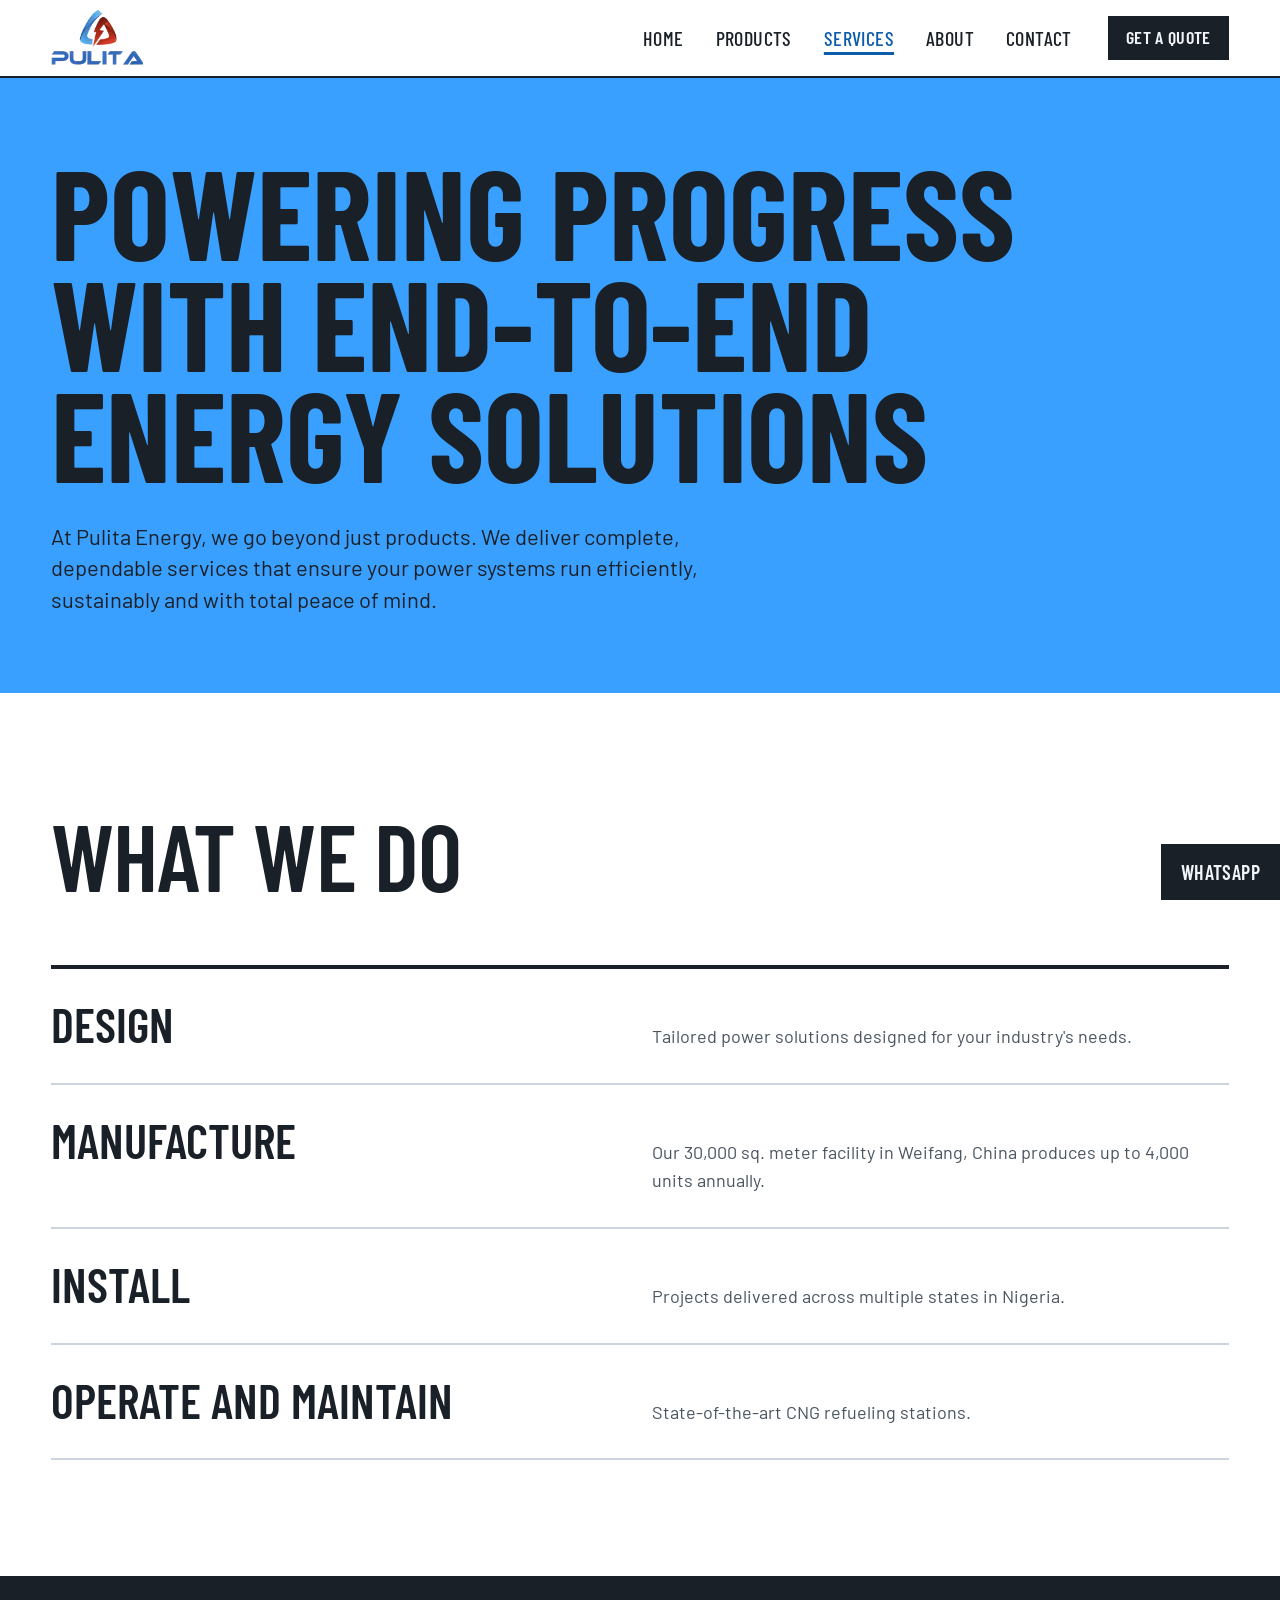
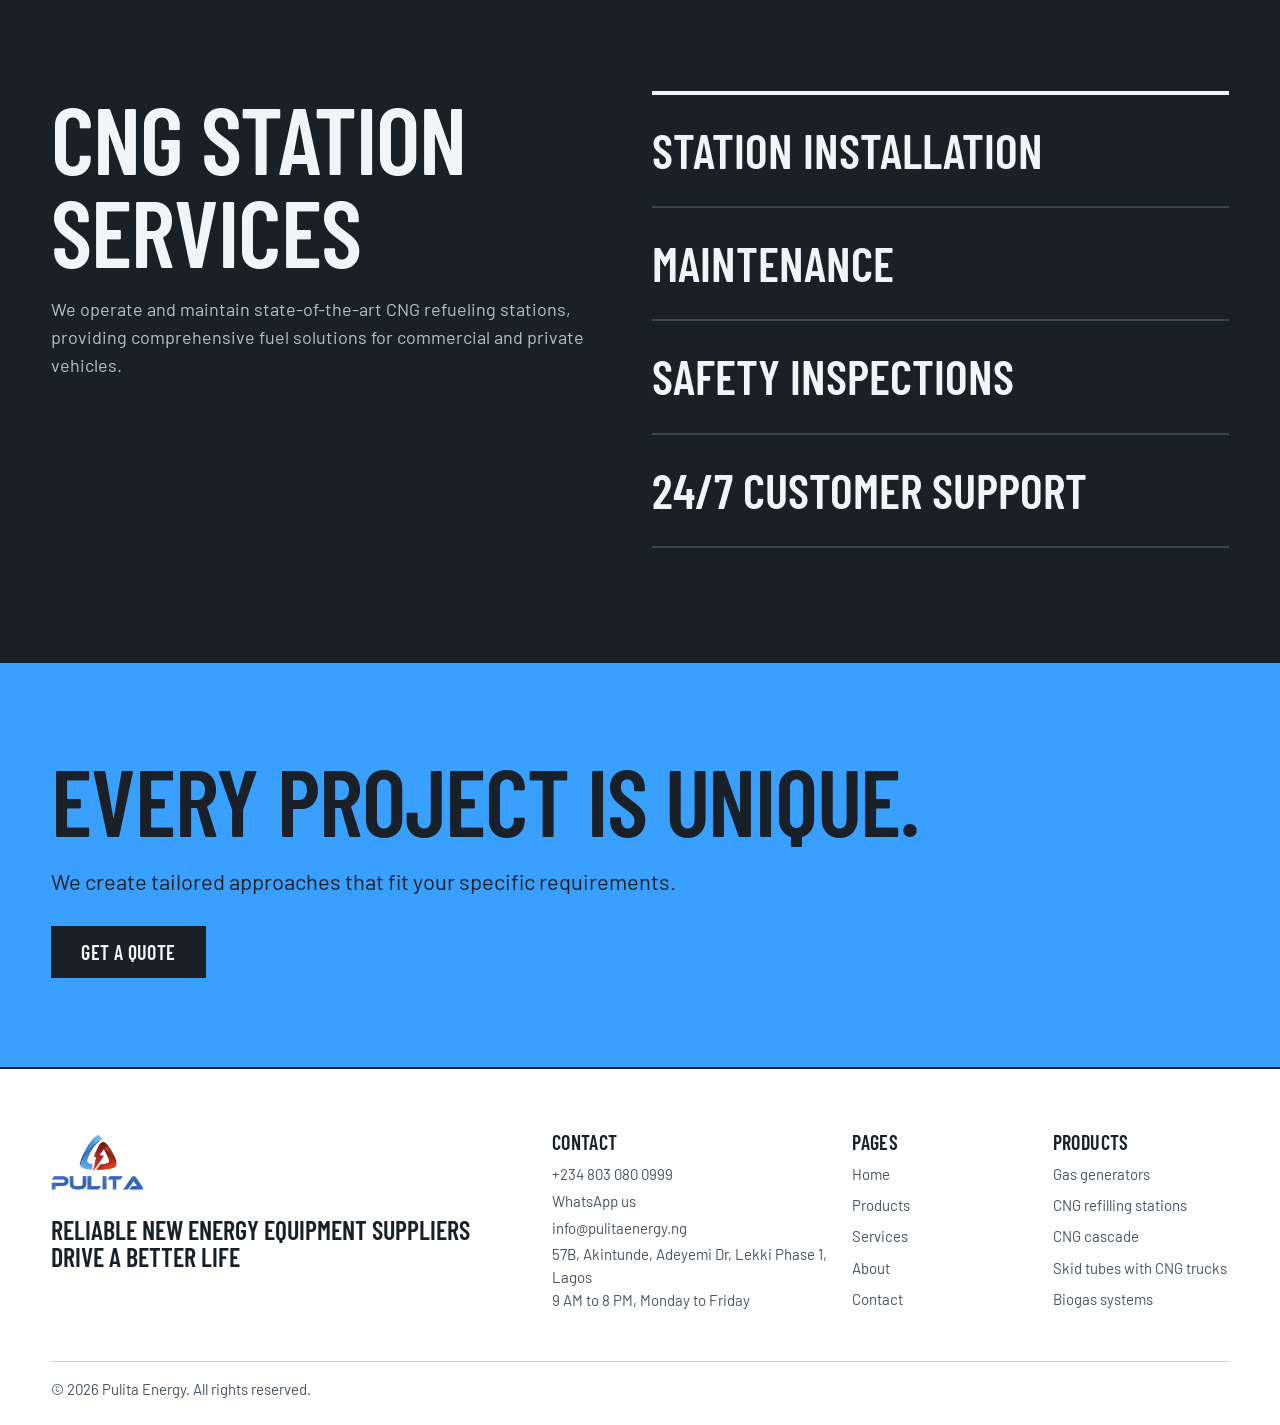
<file: services.html>
<!doctype html>
<html lang="en">
<head>
  <meta charset="utf-8">
  <meta name="viewport" content="width=device-width, initial-scale=1">
  <title>Services | Pulita Energy</title>
  <meta name="description" content="Design, manufacture, installation and CNG station services from Pulita Energy.">
  <meta name="theme-color" content="#3aa0ff">
  <link rel="icon" href="images/favicon.png" type="image/png">
  <link rel="preconnect" href="https://fonts.googleapis.com">
  <link rel="preconnect" href="https://fonts.gstatic.com" crossorigin>
  <link href="https://fonts.googleapis.com/css2?family=Barlow+Condensed:wght@500;600;700&family=Barlow:wght@400;600&display=swap" rel="stylesheet">
  <link rel="stylesheet" href="styles.css?v=9">
  <script>document.documentElement.classList.add("js");</script>
  <script src="script.js?v=9" defer></script>
</head>
<body>
  <a class="skip-link" href="#main">Skip to content</a>

  <header class="site-header">
    <div class="container site-header__inner">
      <a class="brand" href="index.html">
        <img src="images/logo.webp" width="152" height="93" alt="Pulita Energy home">
      </a>
      <button class="menu-toggle" type="button" aria-expanded="false" aria-controls="site-nav" aria-label="Open menu">
        <span class="menu-toggle__bars" aria-hidden="true"></span>
      </button>
      <nav class="site-nav" id="site-nav" aria-label="Main">
        <ul class="site-nav__list">
          <li><a href="index.html">Home</a></li>
          <li><a href="products.html">Products</a></li>
          <li><a href="services.html" aria-current="page">Services</a></li>
          <li><a href="about.html">About</a></li>
          <li><a href="contact.html">Contact</a></li>
        </ul>
      </nav>
      <a class="button button--dark" href="contact.html">Get a Quote</a>
    </div>
  </header>

  <main id="main">
    <section class="page-hero on-blue" aria-labelledby="page-title">
      <div class="container">
        <h1 id="page-title">Powering progress with end-to-end energy solutions</h1>
        <p>At Pulita Energy, we go beyond just products. We deliver complete, dependable services that ensure your power systems run efficiently, sustainably and with total peace of mind.</p>
      </div>
    </section>

    <section class="section" aria-labelledby="work-title">
      <div class="container">
        <h2 class="section-gap" id="work-title">What we do</h2>
        <ul class="rows">
          <li data-reveal><h3>Design</h3><p>Tailored power solutions designed for your industry's needs.</p></li>
          <li data-reveal><h3>Manufacture</h3><p>Our 30,000 sq. meter facility in Weifang, China produces up to 4,000 units annually.</p></li>
          <li data-reveal><h3>Install</h3><p>Projects delivered across multiple states in Nigeria.</p></li>
          <li data-reveal><h3>Operate and maintain</h3><p>State-of-the-art CNG refueling stations.</p></li>
        </ul>
      </div>
    </section>

    <section class="section on-dark" id="station-services" aria-labelledby="stations-title">
      <div class="container split split--wide split--top">
        <div>
          <h2 id="stations-title">CNG station services</h2>
          <p class="soft" style="margin-top:1.25rem">We operate and maintain state-of-the-art CNG refueling stations, providing comprehensive fuel solutions for commercial and private vehicles.</p>
        </div>
        <ul class="rows rows--names">
          <li data-reveal><h3>Station installation</h3></li>
          <li data-reveal><h3>Maintenance</h3></li>
          <li data-reveal><h3>Safety inspections</h3></li>
          <li data-reveal><h3>24/7 customer support</h3></li>
        </ul>
      </div>
    </section>

    <section class="cta on-blue" aria-labelledby="cta-title">
      <div class="container cta__inner">
        <h2 id="cta-title">Every project is unique.</h2>
        <p class="lead">We create tailored approaches that fit your specific requirements.</p>
        <div class="button-row"><a class="button button--dark" href="contact.html">Get a Quote</a></div>
      </div>
    </section>
  </main>

  <nav class="quick-bar" aria-label="Quick contact">
    <a class="quick-bar__call" href="tel:+2348030800999">Call</a>
    <a class="quick-bar__chat" href="https://wa.me/2348030800999?text=Hello%20Pulita%20Energy%2C%20I%20would%20like%20a%20quote." target="_blank" rel="noopener">WhatsApp</a>
    <a class="quick-bar__quote" href="contact.html">Get a Quote</a>
  </nav>

  <footer class="site-footer">
    <div class="container">
      <div class="site-footer__top">
        <div class="site-footer__about">
          <a class="brand" href="index.html">
            <img src="images/logo.webp" width="152" height="93" alt="Pulita Energy home">
          </a>
          <p class="site-footer__line">Reliable new energy equipment suppliers drive a better life</p>
        </div>
        <div class="site-footer__contact">
          <h2>Contact</h2>
          <p><a href="tel:+2348030800999">+234 803 080 0999</a><br><a href="https://wa.me/2348030800999?text=Hello%20Pulita%20Energy%2C%20I%20would%20like%20a%20quote." target="_blank" rel="noopener">WhatsApp us</a><br><a href="mailto:info@pulitaenergy.ng">info@pulitaenergy.ng</a><br>57B, Akintunde, Adeyemi Dr, Lekki Phase 1, Lagos<br>9 AM to 8 PM, Monday to Friday</p>
        </div>
        <nav class="site-footer__col--pages" aria-labelledby="footer-pages">
          <h2 id="footer-pages">Pages</h2>
          <ul>
            <li><a href="index.html">Home</a></li>
            <li><a href="products.html">Products</a></li>
            <li><a href="services.html">Services</a></li>
            <li><a href="about.html">About</a></li>
            <li><a href="contact.html">Contact</a></li>
          </ul>
        </nav>
        <nav class="site-footer__col--products" aria-labelledby="footer-products">
          <h2 id="footer-products">Products</h2>
          <ul>
            <li><a href="products.html#gas-generators">Gas generators</a></li>
            <li><a href="products.html#stations">CNG refilling stations</a></li>
            <li><a href="products.html#cascade">CNG cascade</a></li>
            <li><a href="products.html#skid-tubes">Skid tubes with CNG trucks</a></li>
            <li><a href="products.html#biogas">Biogas systems</a></li>
          </ul>
        </nav>
      </div>
      <p class="site-footer__legal">&copy; <span data-year>2026</span> Pulita Energy. All rights reserved.</p>
    </div>
  </footer>
</body>
</html>
</file>
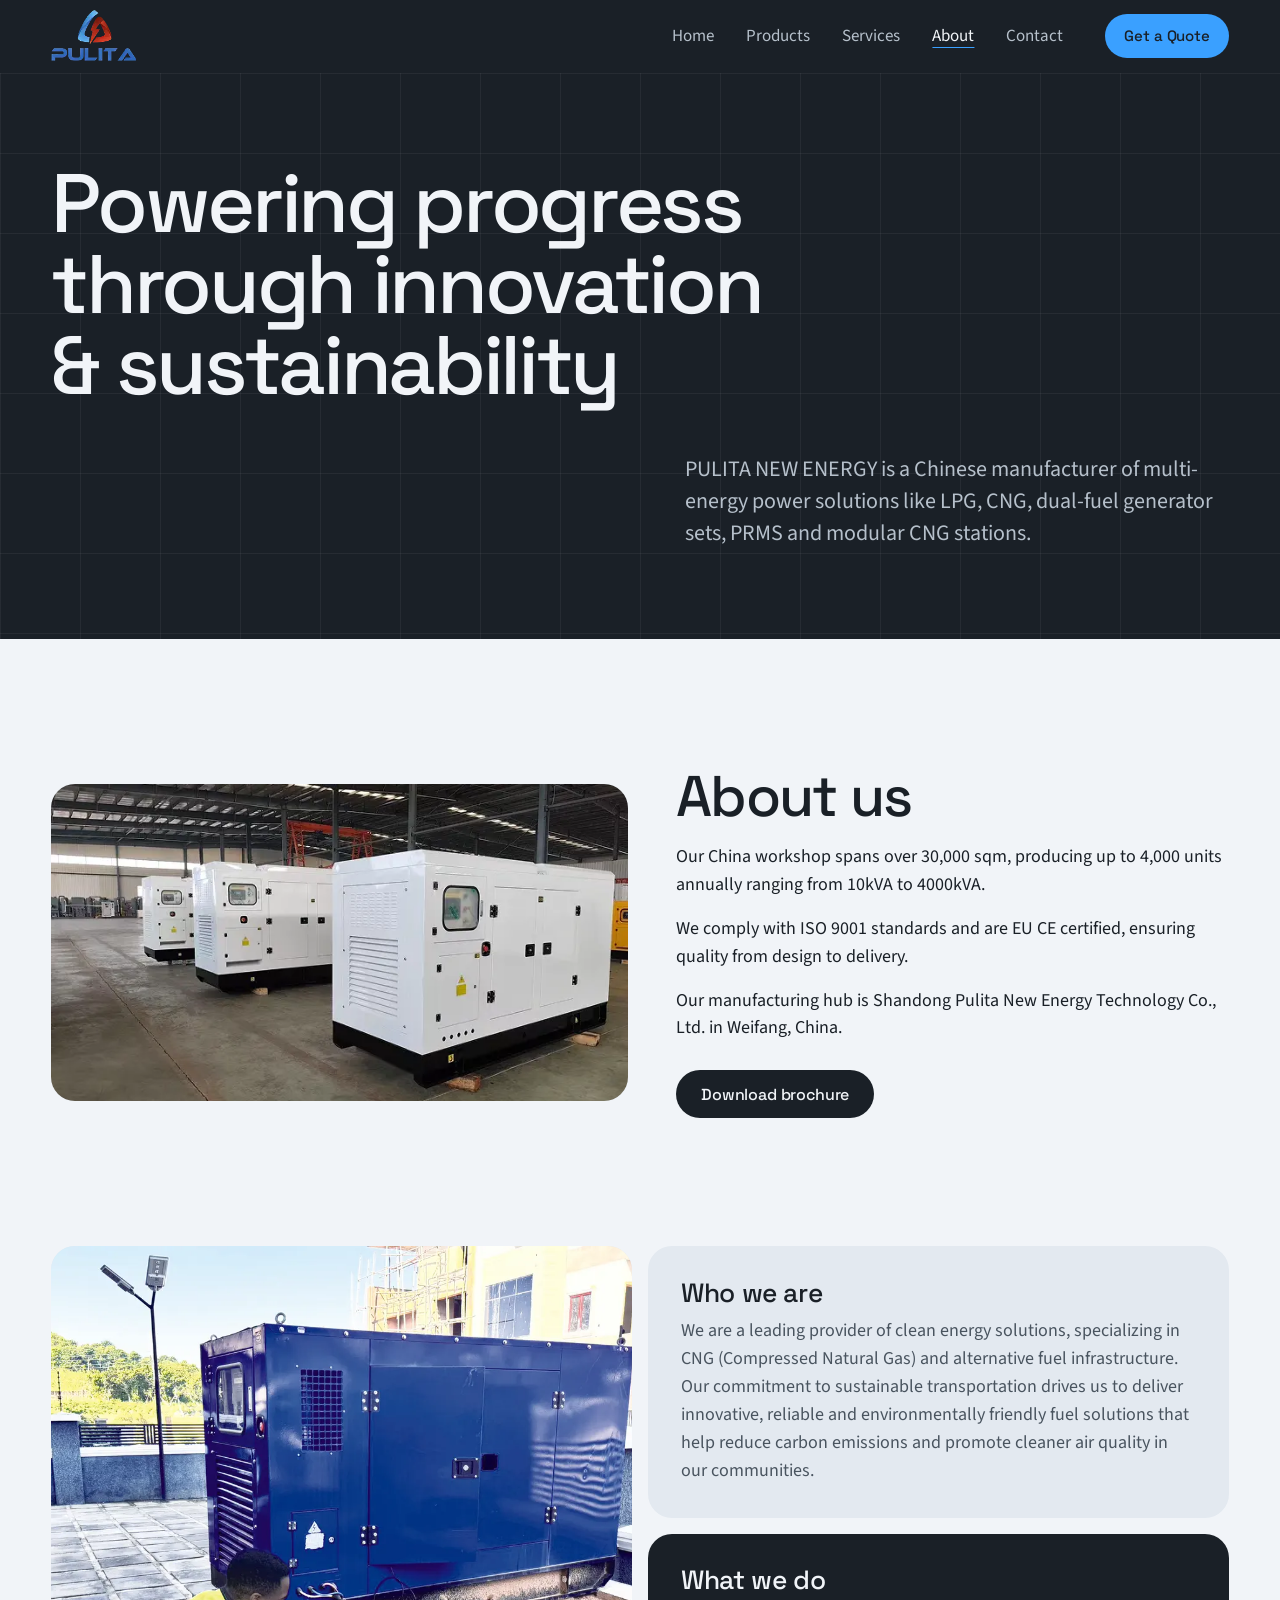
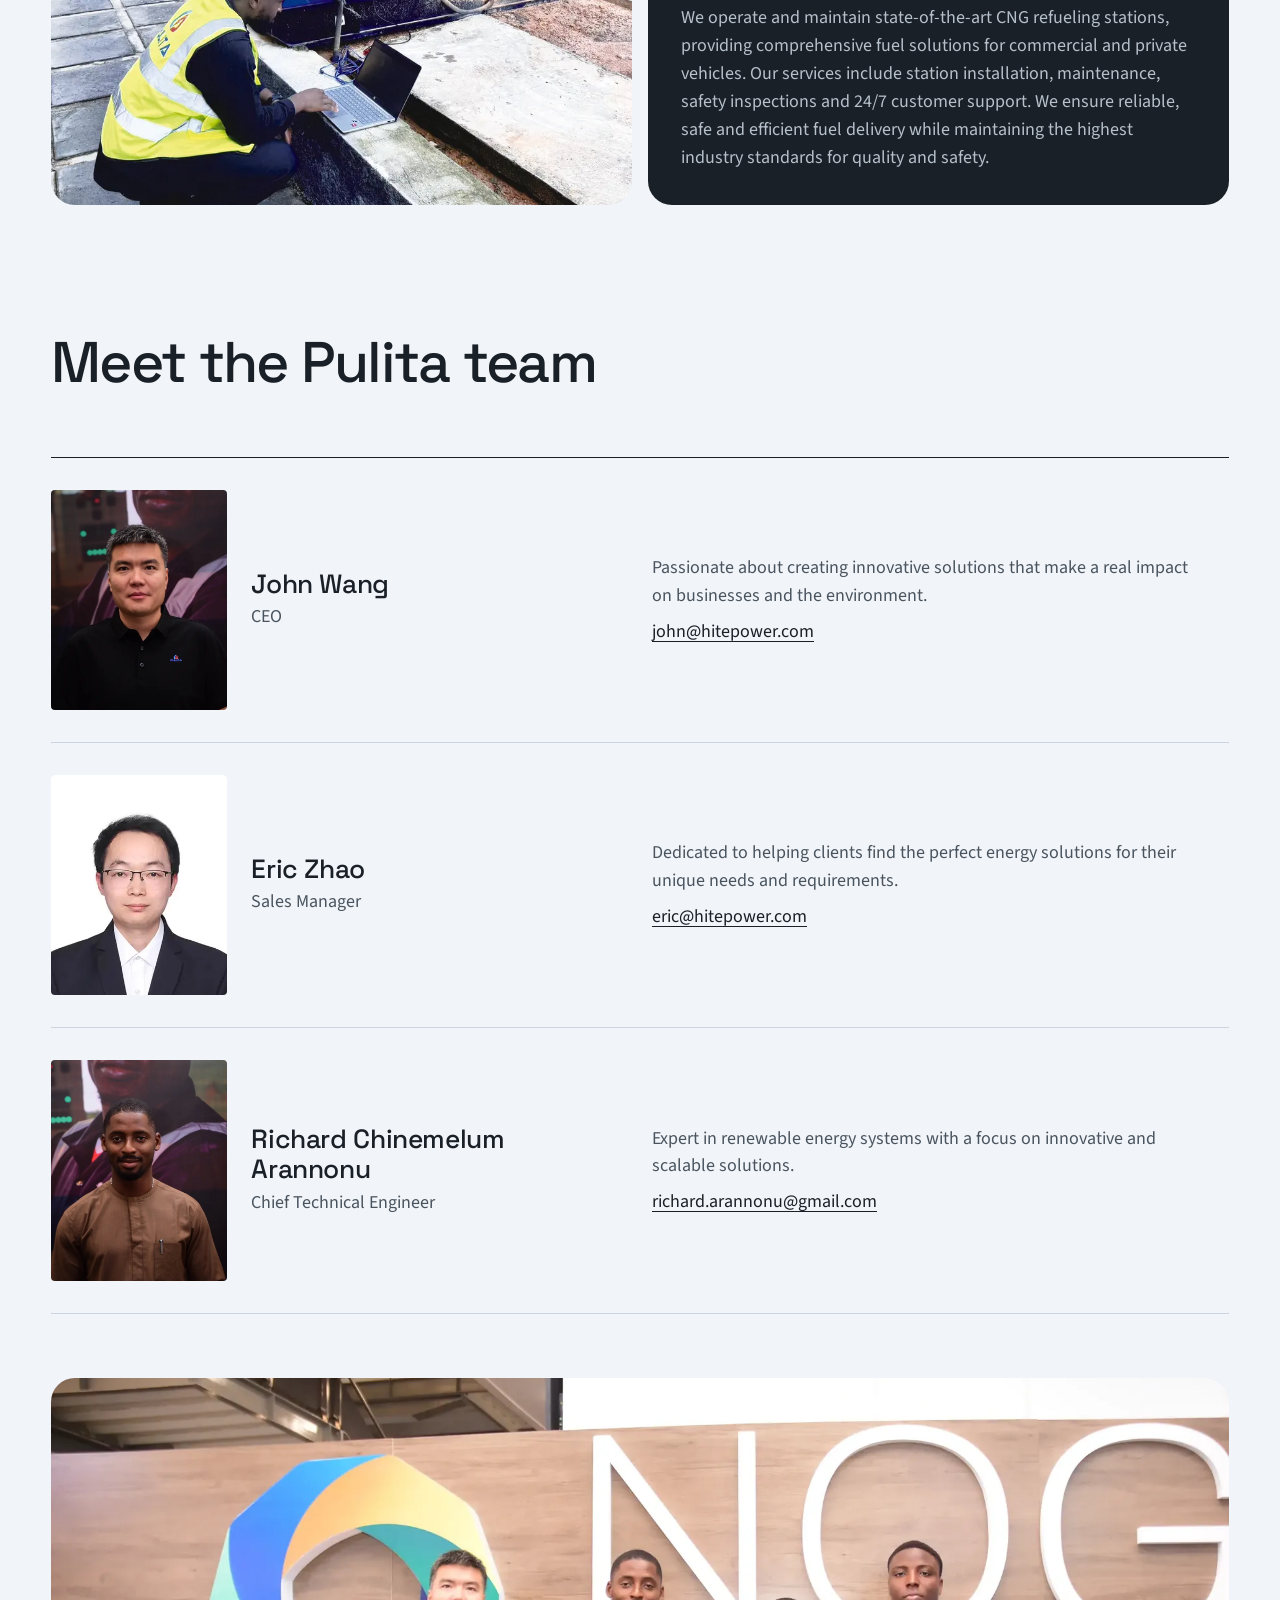
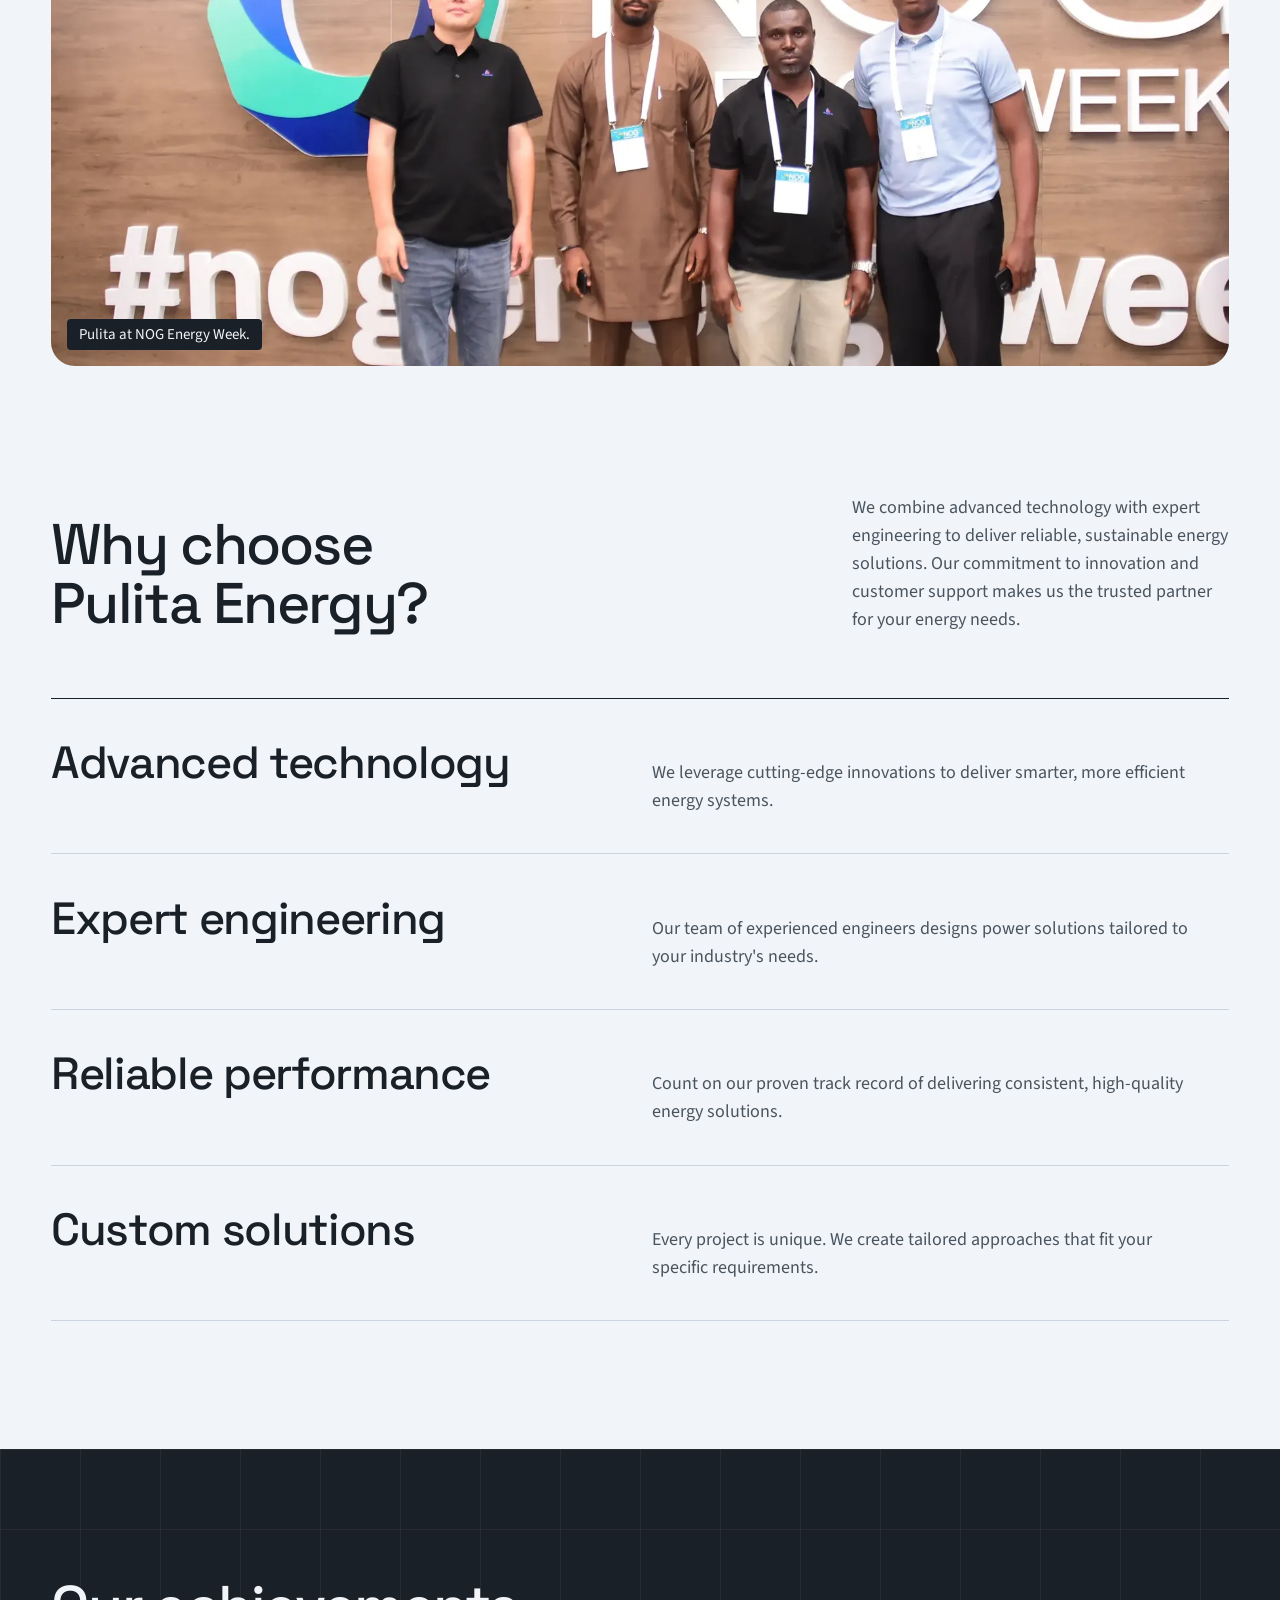
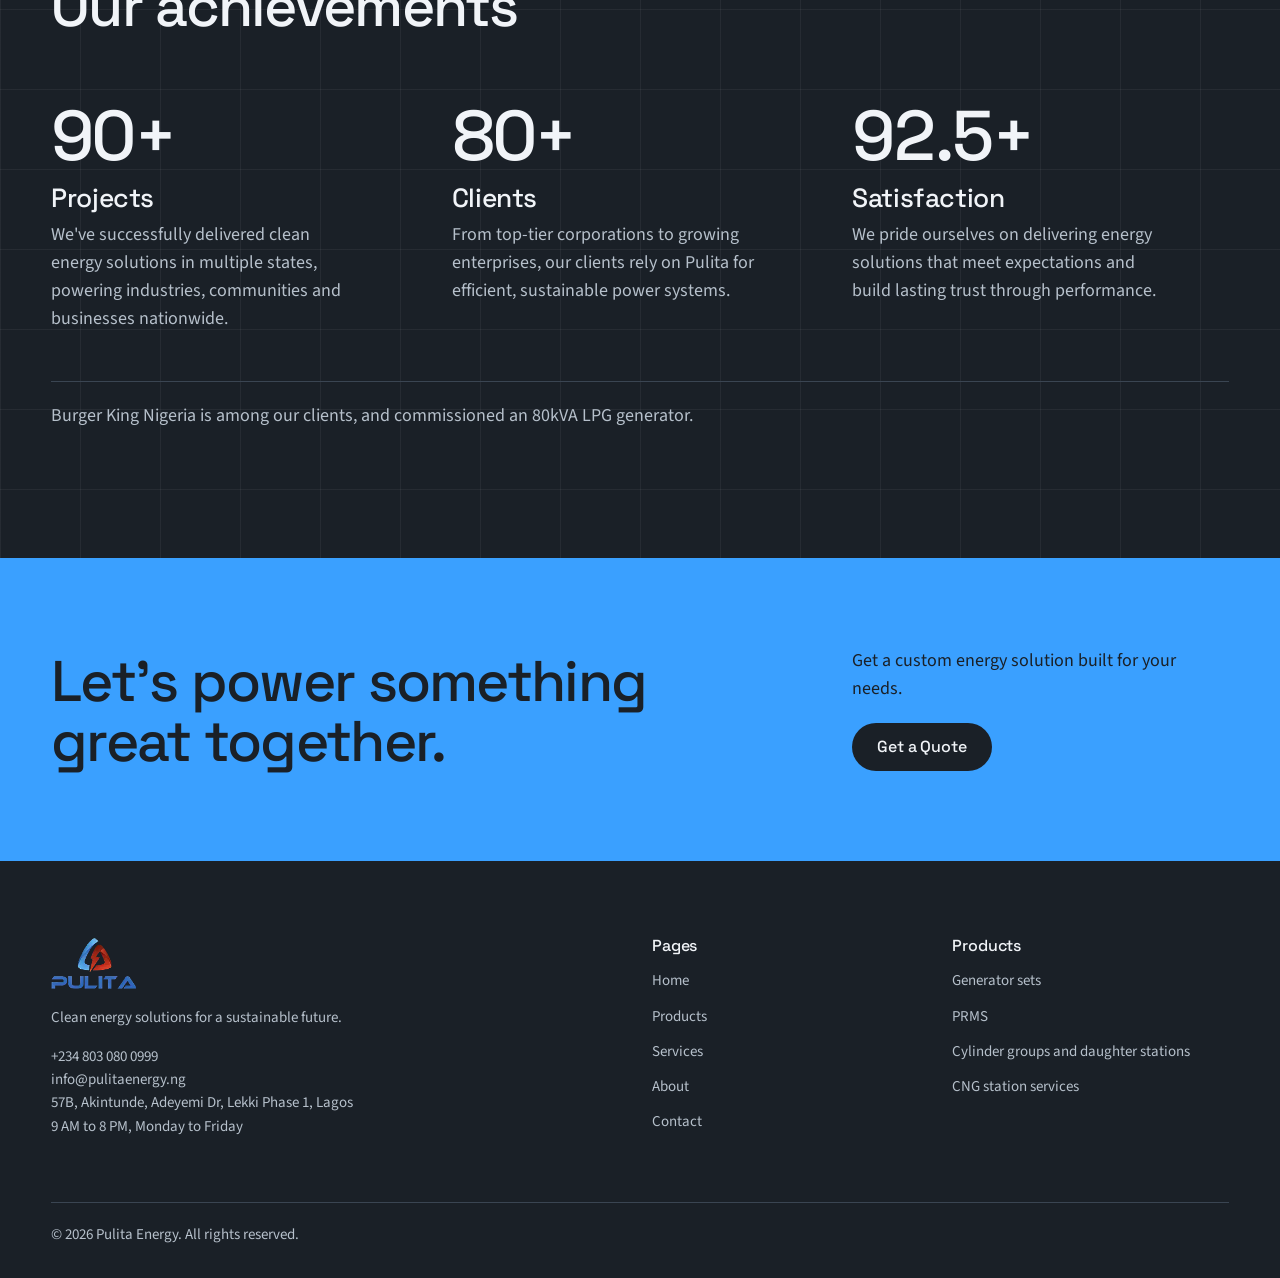
<file: pulita-energy/about.html>
<!doctype html>
<html lang="en">
<head>
  <meta charset="utf-8">
  <meta name="viewport" content="width=device-width, initial-scale=1">
  <title>About us | Pulita Energy</title>
  <meta name="description" content="Pulita New Energy designs, manufactures and installs advanced multi-energy power solutions, with projects across multiple states in Nigeria.">
  <meta name="theme-color" content="#1a2027">
  <link rel="icon" href="images/favicon.png" type="image/png">
  <link rel="preconnect" href="https://fonts.googleapis.com">
  <link rel="preconnect" href="https://fonts.gstatic.com" crossorigin>
  <link href="https://fonts.googleapis.com/css2?family=Source+Sans+3:wght@400;600&family=Space+Grotesk:wght@500&display=swap" rel="stylesheet">
  <link rel="stylesheet" href="styles.css">
  <script>document.documentElement.classList.add("js");</script>
  <script src="script.js" defer></script>
</head>
<body>
  <a class="skip-link" href="#main">Skip to content</a>

  <header class="site-header">
    <div class="container site-header__inner">
      <a class="brand" href="index.html">
        <img src="images/logo.webp" width="152" height="93" alt="Pulita Energy home">
      </a>
      <button class="menu-toggle" type="button" aria-expanded="false" aria-controls="site-nav" aria-label="Open menu">
        <span class="menu-toggle__bars" aria-hidden="true"></span>
      </button>
      <nav class="site-nav" id="site-nav" aria-label="Main">
        <ul class="site-nav__list">
          <li><a href="index.html">Home</a></li>
          <li><a href="products.html">Products</a></li>
          <li><a href="services.html">Services</a></li>
          <li><a href="about.html" aria-current="page">About</a></li>
          <li><a href="contact.html">Contact</a></li>
        </ul>
      </nav>
      <a class="button button--primary button--small" href="contact.html">Get a Quote</a>
    </div>
  </header>

  <main id="main">
    <section class="page-hero on-dark grid-lines" aria-labelledby="page-title">
      <div class="container">
        <h1 id="page-title">Powering progress through innovation &amp; sustainability</h1>
        <p>PULITA NEW ENERGY is a Chinese manufacturer of multi-energy power solutions like LPG, CNG, dual-fuel generator sets, PRMS and modular CNG stations.</p>
      </div>
    </section>

    <section class="section" aria-labelledby="about-title">
      <div class="container about-intro">
        <figure class="photo">
          <img src="images/workshop.webp" width="662" height="364" alt="Three white generator sets on a workshop floor.">
        </figure>
        <div class="about-intro__text">
          <h2 id="about-title">About us</h2>
          <p>Our China workshop spans over 30,000 sqm, producing up to 4,000 units annually ranging from 10kVA to 4000kVA.</p>
          <p>We comply with ISO 9001 standards and are EU CE certified, ensuring quality from design to delivery.</p>
          <p>Our manufacturing hub is Shandong Pulita New Energy Technology Co., Ltd. in Weifang, China.</p>
          <a class="button button--dark" href="https://pulita-energy-gamma.vercel.app/pdfs/brochure.pdf">Download brochure</a>
        </div>
      </div>
    </section>

    <section class="section section--tight" aria-label="About Pulita">
      <div class="container who-grid">
        <figure class="photo who-grid__photo">
          <img src="images/on-site-generator.webp" width="1200" height="900" loading="lazy" alt="An engineer in a high-visibility vest working on a laptop beside a blue generator.">
        </figure>
        <article class="tile who-grid__who" data-reveal>
          <h2>Who we are</h2>
          <p>We are a leading provider of clean energy solutions, specializing in CNG (Compressed Natural Gas) and alternative fuel infrastructure. Our commitment to sustainable transportation drives us to deliver innovative, reliable and environmentally friendly fuel solutions that help reduce carbon emissions and promote cleaner air quality in our communities.</p>
        </article>
        <article class="tile who-grid__what" data-reveal>
          <h2>What we do</h2>
          <p>We operate and maintain state-of-the-art CNG refueling stations, providing comprehensive fuel solutions for commercial and private vehicles. Our services include station installation, maintenance, safety inspections and 24/7 customer support. We ensure reliable, safe and efficient fuel delivery while maintaining the highest industry standards for quality and safety.</p>
        </article>
      </div>
    </section>

    <section class="section section--tight" aria-labelledby="team-title">
      <div class="container">
        <div class="section-head">
          <h2 id="team-title">Meet the Pulita team</h2>
        </div>
        <ul class="team">
          <li class="team__member" data-reveal>
            <img src="images/team-john-wang.webp" width="640" height="957" loading="lazy" alt="Portrait of John Wang.">
            <div class="team__name">
              <h3>John Wang</h3>
              <p>CEO</p>
            </div>
            <div class="team__bio">
              <p>Passionate about creating innovative solutions that make a real impact on businesses and the environment.</p>
              <a href="mailto:john@hitepower.com">john@hitepower.com</a>
            </div>
          </li>
          <li class="team__member" data-reveal>
            <img src="images/team-eric-zhao.webp" width="331" height="421" loading="lazy" alt="Portrait of Eric Zhao.">
            <div class="team__name">
              <h3>Eric Zhao</h3>
              <p>Sales Manager</p>
            </div>
            <div class="team__bio">
              <p>Dedicated to helping clients find the perfect energy solutions for their unique needs and requirements.</p>
              <a href="mailto:eric@hitepower.com">eric@hitepower.com</a>
            </div>
          </li>
          <li class="team__member" data-reveal>
            <img src="images/team-richard-arannonu.webp" width="640" height="957" loading="lazy" alt="Portrait of Richard Chinemelum Arannonu.">
            <div class="team__name">
              <h3>Richard Chinemelum Arannonu</h3>
              <p>Chief Technical Engineer</p>
            </div>
            <div class="team__bio">
              <p>Expert in renewable energy systems with a focus on innovative and scalable solutions.</p>
              <a href="mailto:richard.arannonu@gmail.com">richard.arannonu@gmail.com</a>
            </div>
          </li>
        </ul>
        <figure class="photo team-photo">
          <img src="images/nog-energy-week.webp" width="1800" height="1287" loading="lazy" alt="Four people standing in front of the NOG Energy Week sign.">
          <figcaption>Pulita at NOG Energy Week.</figcaption>
        </figure>
      </div>
    </section>

    <section class="section section--tight" aria-labelledby="why-title">
      <div class="container">
        <div class="section-head">
          <h2 id="why-title">Why choose Pulita Energy?</h2>
          <p>We combine advanced technology with expert engineering to deliver reliable, sustainable energy solutions. Our commitment to innovation and customer support makes us the trusted partner for your energy needs.</p>
        </div>
        <ul class="pillars__list">
          <li class="pillars__row" data-reveal>
            <h3>Advanced technology</h3>
            <p>We leverage cutting-edge innovations to deliver smarter, more efficient energy systems.</p>
          </li>
          <li class="pillars__row" data-reveal>
            <h3>Expert engineering</h3>
            <p>Our team of experienced engineers designs power solutions tailored to your industry's needs.</p>
          </li>
          <li class="pillars__row" data-reveal>
            <h3>Reliable performance</h3>
            <p>Count on our proven track record of delivering consistent, high-quality energy solutions.</p>
          </li>
          <li class="pillars__row" data-reveal>
            <h3>Custom solutions</h3>
            <p>Every project is unique. We create tailored approaches that fit your specific requirements.</p>
          </li>
        </ul>
      </div>
    </section>

    <section class="section on-dark grid-lines" aria-labelledby="achievements-title">
      <div class="container">
        <div class="section-head">
          <h2 id="achievements-title">Our achievements</h2>
        </div>
        <ul class="achievements">
          <li>
            <p class="achievements__value">90+</p>
            <h3>Projects</h3>
            <p>We've successfully delivered clean energy solutions in multiple states, powering industries, communities and businesses nationwide.</p>
          </li>
          <li>
            <p class="achievements__value">80+</p>
            <h3>Clients</h3>
            <p>From top-tier corporations to growing enterprises, our clients rely on Pulita for efficient, sustainable power systems.</p>
          </li>
          <li>
            <p class="achievements__value">92.5+</p>
            <h3>Satisfaction</h3>
            <p>We pride ourselves on delivering energy solutions that meet expectations and build lasting trust through performance.</p>
          </li>
        </ul>
        <p class="achievements__note">Burger King Nigeria is among our clients, and commissioned an 80kVA LPG generator.</p>
      </div>
    </section>

    <section class="cta" aria-labelledby="cta-title">
      <div class="container cta__inner">
        <h2 id="cta-title">Let's power something great together.</h2>
        <div class="cta__action">
          <p>Get a custom energy solution built for your needs.</p>
          <a class="button button--dark" href="contact.html">Get a Quote</a>
        </div>
      </div>
    </section>
  </main>

  <footer class="site-footer">
    <div class="container">
      <div class="site-footer__top">
        <div class="site-footer__about">
          <a class="brand" href="index.html">
            <img src="images/logo.webp" width="152" height="93" alt="Pulita Energy home">
          </a>
          <p>Clean energy solutions for a sustainable future.</p>
          <p class="site-footer__contact"><a href="tel:+2348030800999">+234 803 080 0999</a><br><a href="mailto:info@pulitaenergy.ng">info@pulitaenergy.ng</a><br>57B, Akintunde, Adeyemi Dr, Lekki Phase 1, Lagos<br>9 AM to 8 PM, Monday to Friday</p>
        </div>
        <nav class="site-footer__col--pages" aria-labelledby="footer-pages">
          <h2 id="footer-pages">Pages</h2>
          <ul>
            <li><a href="index.html">Home</a></li>
            <li><a href="products.html">Products</a></li>
            <li><a href="services.html">Services</a></li>
            <li><a href="about.html">About</a></li>
            <li><a href="contact.html">Contact</a></li>
          </ul>
        </nav>
        <nav class="site-footer__col--services" aria-labelledby="footer-products">
          <h2 id="footer-products">Products</h2>
          <ul>
            <li><a href="services.html#generators">Generator sets</a></li>
            <li><a href="services.html#prms">PRMS</a></li>
            <li><a href="services.html#cylinders">Cylinder groups and daughter stations</a></li>
            <li><a href="services.html#station-services">CNG station services</a></li>
          </ul>
        </nav>
      </div>
      <p class="site-footer__legal">&copy; <span data-year>2026</span> Pulita Energy. All rights reserved.</p>
    </div>
  </footer>
</body>
</html>
</file>
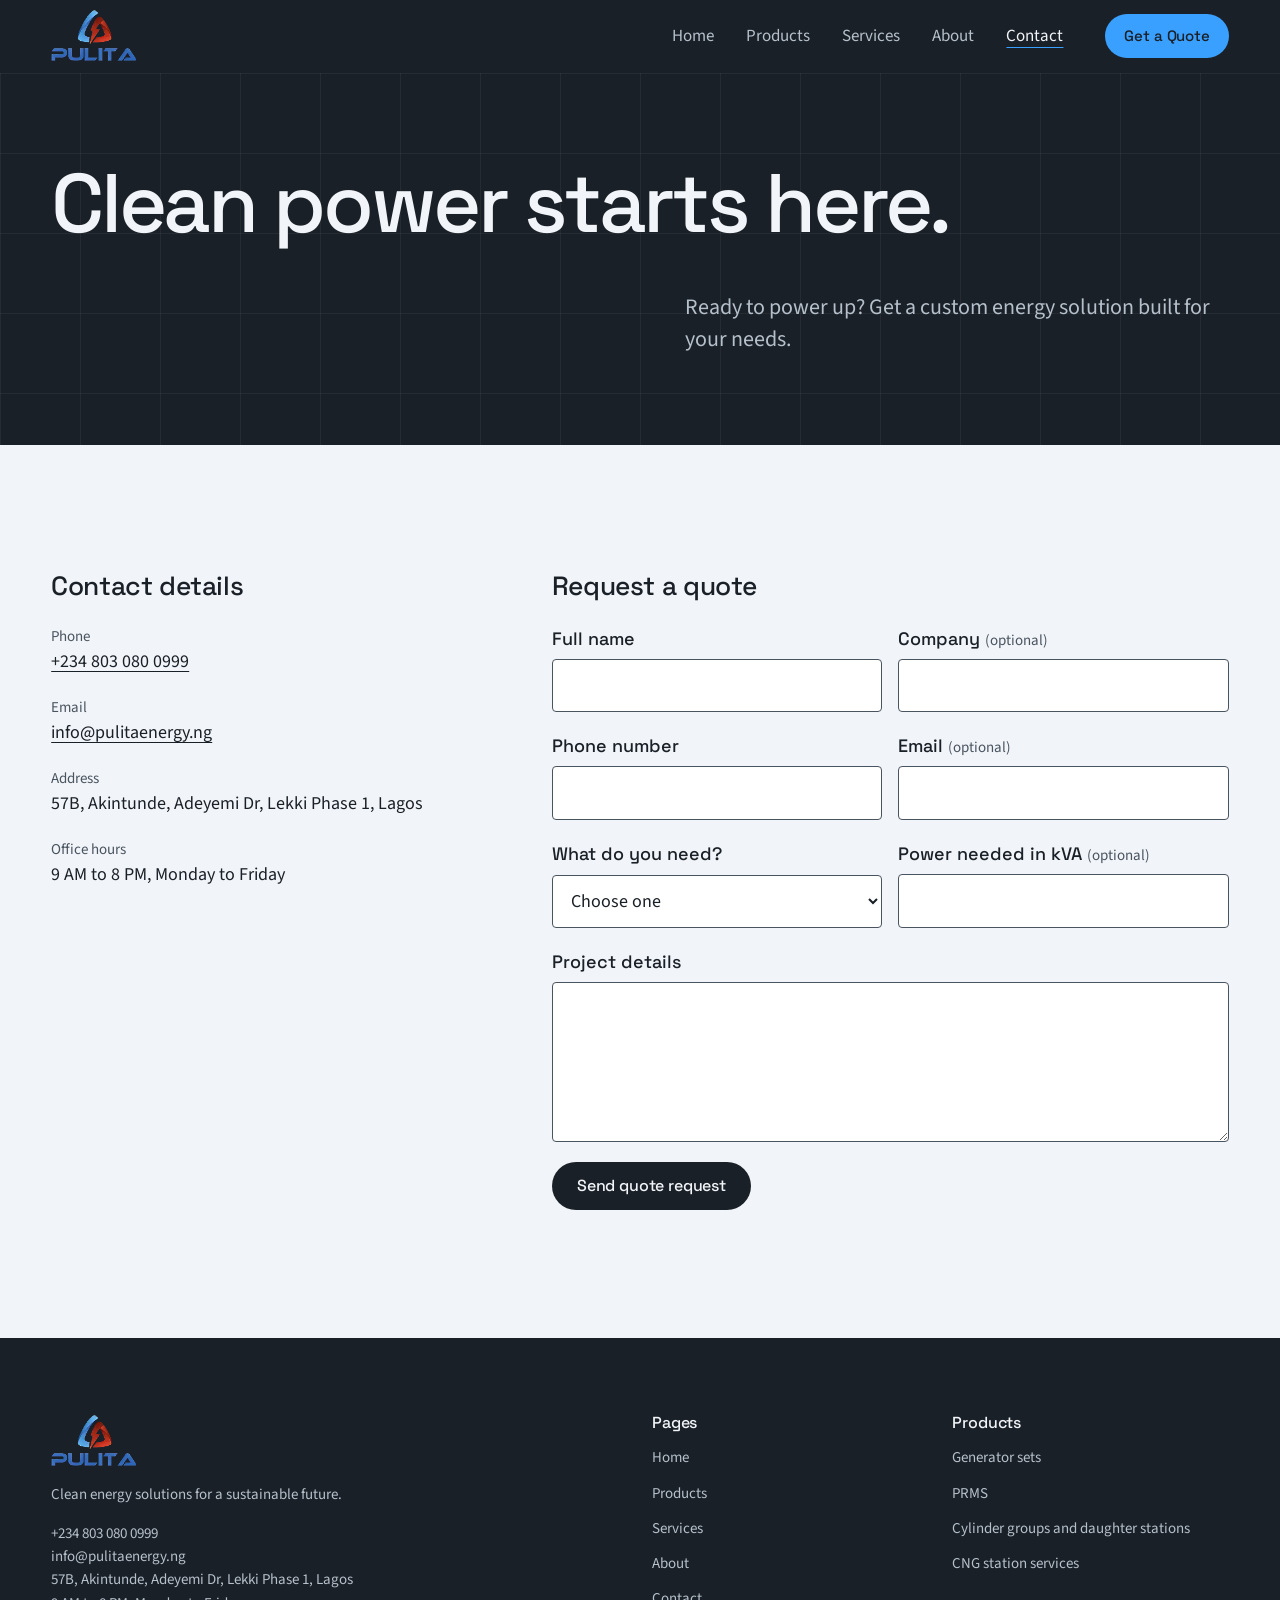
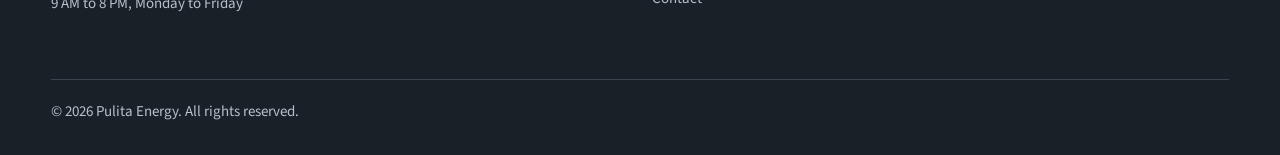
<file: pulita-energy/contact.html>
<!doctype html>
<html lang="en">
<head>
  <meta charset="utf-8">
  <meta name="viewport" content="width=device-width, initial-scale=1">
  <title>Get a quote | Pulita Energy</title>
  <meta name="description" content="Request a quote from Pulita Energy for LPG and CNG generators, PRMS and CNG station services.">
  <meta name="theme-color" content="#1a2027">
  <link rel="icon" href="images/favicon.png" type="image/png">
  <link rel="preconnect" href="https://fonts.googleapis.com">
  <link rel="preconnect" href="https://fonts.gstatic.com" crossorigin>
  <link href="https://fonts.googleapis.com/css2?family=Source+Sans+3:wght@400;600&family=Space+Grotesk:wght@500&display=swap" rel="stylesheet">
  <link rel="stylesheet" href="styles.css">
  <script>document.documentElement.classList.add("js");</script>
  <script src="script.js" defer></script>
</head>
<body>
  <a class="skip-link" href="#main">Skip to content</a>

  <header class="site-header">
    <div class="container site-header__inner">
      <a class="brand" href="index.html">
        <img src="images/logo.webp" width="152" height="93" alt="Pulita Energy home">
      </a>
      <button class="menu-toggle" type="button" aria-expanded="false" aria-controls="site-nav" aria-label="Open menu">
        <span class="menu-toggle__bars" aria-hidden="true"></span>
      </button>
      <nav class="site-nav" id="site-nav" aria-label="Main">
        <ul class="site-nav__list">
          <li><a href="index.html">Home</a></li>
          <li><a href="products.html">Products</a></li>
          <li><a href="services.html">Services</a></li>
          <li><a href="about.html">About</a></li>
          <li><a href="contact.html" aria-current="page">Contact</a></li>
        </ul>
      </nav>
      <a class="button button--primary button--small" href="contact.html">Get a Quote</a>
    </div>
  </header>

  <main id="main">
    <section class="page-hero on-dark grid-lines" aria-labelledby="page-title">
      <div class="container">
        <h1 id="page-title">Clean power starts here.</h1>
        <p>Ready to power up? Get a custom energy solution built for your needs.</p>
      </div>
    </section>

    <section class="section">
      <div class="container contact-layout">
        <section class="contact-details" aria-labelledby="details-title">
          <h2 id="details-title">Contact details</h2>
          <dl>
            <dt>Phone</dt>
            <dd><a href="tel:+2348030800999">+234 803 080 0999</a></dd>
            <dt>Email</dt>
            <dd><a href="mailto:info@pulitaenergy.ng">info@pulitaenergy.ng</a></dd>
            <dt>Address</dt>
            <dd>57B, Akintunde, Adeyemi Dr, Lekki Phase 1, Lagos</dd>
            <dt>Office hours</dt>
            <dd>9 AM to 8 PM, Monday to Friday</dd>
          </dl>
        </section>

        <form class="quote-form" id="quote-form" method="post"
              aria-labelledby="form-title"
              data-unavailable="Online requests aren't available yet. Call +234 803 080 0999 to request a quote."
              data-failed="Your request wasn't sent. Check your connection and try again, or call +234 803 080 0999.">
          <h2 id="form-title">Request a quote</h2>

          <div class="field-row">
            <div class="field">
              <label for="name">Full name</label>
              <input id="name" name="name" type="text" autocomplete="name" required data-required="Enter your full name.">
              <p class="field__error" id="name-error" hidden></p>
            </div>
            <div class="field">
              <label for="company">Company <span class="field__optional">(optional)</span></label>
              <input id="company" name="company" type="text" autocomplete="organization">
            </div>
          </div>

          <div class="field-row">
            <div class="field">
              <label for="phone">Phone number</label>
              <input id="phone" name="phone" type="tel" autocomplete="tel" required data-required="Enter your phone number.">
              <p class="field__error" id="phone-error" hidden></p>
            </div>
            <div class="field">
              <label for="email">Email <span class="field__optional">(optional)</span></label>
              <input id="email" name="email" type="email" autocomplete="email">
              <p class="field__error" id="email-error" hidden></p>
            </div>
          </div>

          <div class="field-row">
            <div class="field">
              <label for="interest">What do you need?</label>
              <select id="interest" name="interest" required data-required="Choose what you need.">
                <option value="">Choose one</option>
                <option>LPG generator set</option>
                <option>CNG generator set</option>
                <option>Dual-fuel generator set</option>
                <option>PRMS</option>
                <option>Cylinder groups or daughter station</option>
                <option>CNG station services</option>
                <option>Not sure yet</option>
              </select>
              <p class="field__error" id="interest-error" hidden></p>
            </div>
            <div class="field">
              <label for="capacity">Power needed in kVA <span class="field__optional">(optional)</span></label>
              <input id="capacity" name="capacity" type="text" inputmode="numeric">
            </div>
          </div>

          <div class="field">
            <label for="message">Project details</label>
            <textarea id="message" name="message" required data-required="Tell us about your project."></textarea>
            <p class="field__error" id="message-error" hidden></p>
          </div>

          <button class="button button--dark" type="submit">Send quote request</button>
          <p class="form-status" id="form-status" role="status"></p>
        </form>
      </div>
    </section>
  </main>

  <footer class="site-footer">
    <div class="container">
      <div class="site-footer__top">
        <div class="site-footer__about">
          <a class="brand" href="index.html">
            <img src="images/logo.webp" width="152" height="93" alt="Pulita Energy home">
          </a>
          <p>Clean energy solutions for a sustainable future.</p>
          <p class="site-footer__contact"><a href="tel:+2348030800999">+234 803 080 0999</a><br><a href="mailto:info@pulitaenergy.ng">info@pulitaenergy.ng</a><br>57B, Akintunde, Adeyemi Dr, Lekki Phase 1, Lagos<br>9 AM to 8 PM, Monday to Friday</p>
        </div>
        <nav class="site-footer__col--pages" aria-labelledby="footer-pages">
          <h2 id="footer-pages">Pages</h2>
          <ul>
            <li><a href="index.html">Home</a></li>
            <li><a href="products.html">Products</a></li>
            <li><a href="services.html">Services</a></li>
            <li><a href="about.html">About</a></li>
            <li><a href="contact.html">Contact</a></li>
          </ul>
        </nav>
        <nav class="site-footer__col--services" aria-labelledby="footer-products">
          <h2 id="footer-products">Products</h2>
          <ul>
            <li><a href="services.html#generators">Generator sets</a></li>
            <li><a href="services.html#prms">PRMS</a></li>
            <li><a href="services.html#cylinders">Cylinder groups and daughter stations</a></li>
            <li><a href="services.html#station-services">CNG station services</a></li>
          </ul>
        </nav>
      </div>
      <p class="site-footer__legal">&copy; <span data-year>2026</span> Pulita Energy. All rights reserved.</p>
    </div>
  </footer>
</body>
</html>
</file>
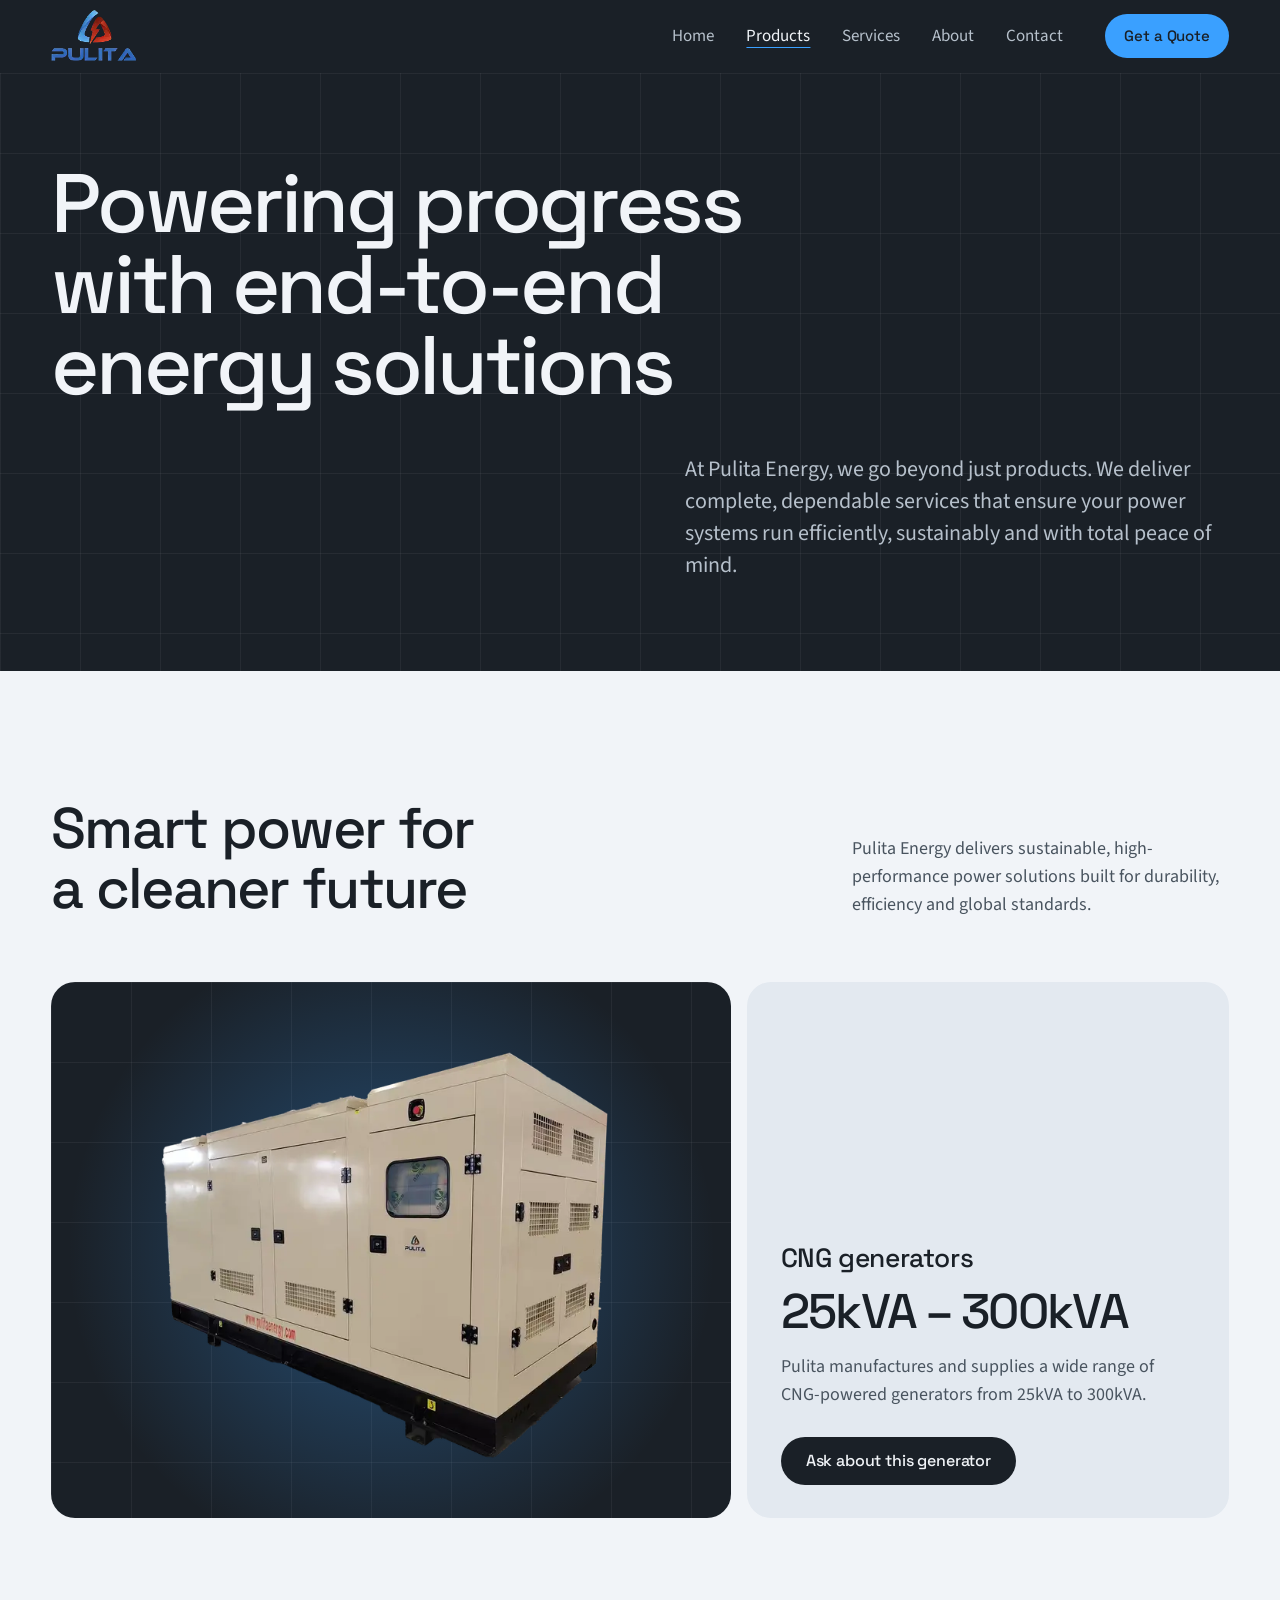
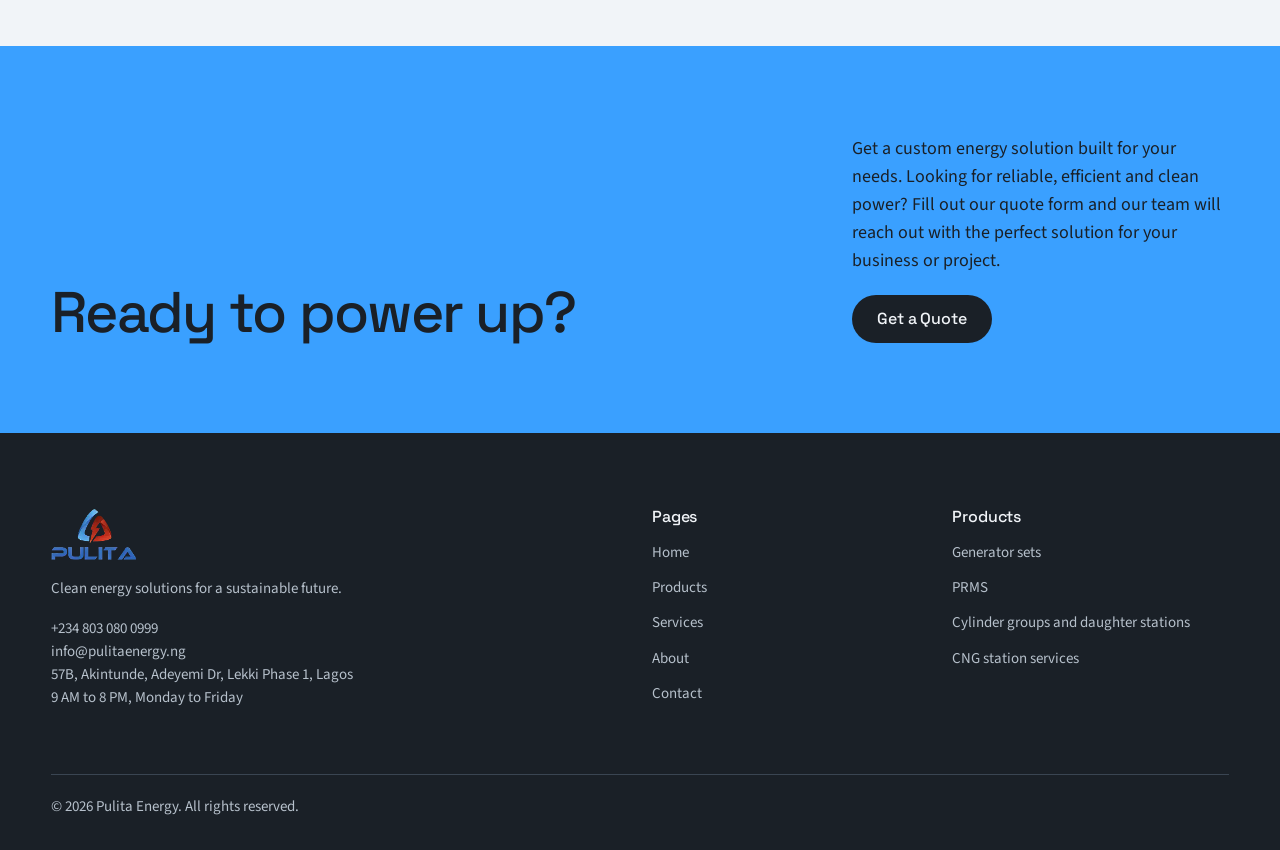
<file: pulita-energy/products.html>
<!doctype html>
<html lang="en">
<head>
  <meta charset="utf-8">
  <meta name="viewport" content="width=device-width, initial-scale=1">
  <title>Products | Pulita Energy</title>
  <meta name="description" content="CNG generators from 25kVA to 300kVA, from Pulita Energy.">
  <meta name="theme-color" content="#1a2027">
  <link rel="icon" href="images/favicon.png" type="image/png">
  <link rel="preconnect" href="https://fonts.googleapis.com">
  <link rel="preconnect" href="https://fonts.gstatic.com" crossorigin>
  <link href="https://fonts.googleapis.com/css2?family=Source+Sans+3:wght@400;600&family=Space+Grotesk:wght@500&display=swap" rel="stylesheet">
  <link rel="stylesheet" href="styles.css">
  <script>document.documentElement.classList.add("js");</script>
  <script src="script.js" defer></script>
</head>
<body>
  <a class="skip-link" href="#main">Skip to content</a>

  <header class="site-header">
    <div class="container site-header__inner">
      <a class="brand" href="index.html">
        <img src="images/logo.webp" width="152" height="93" alt="Pulita Energy home">
      </a>
      <button class="menu-toggle" type="button" aria-expanded="false" aria-controls="site-nav" aria-label="Open menu">
        <span class="menu-toggle__bars" aria-hidden="true"></span>
      </button>
      <nav class="site-nav" id="site-nav" aria-label="Main">
        <ul class="site-nav__list">
          <li><a href="index.html">Home</a></li>
          <li><a href="products.html" aria-current="page">Products</a></li>
          <li><a href="services.html">Services</a></li>
          <li><a href="about.html">About</a></li>
          <li><a href="contact.html">Contact</a></li>
        </ul>
      </nav>
      <a class="button button--primary button--small" href="contact.html">Get a Quote</a>
    </div>
  </header>

  <main id="main">
    <section class="page-hero on-dark grid-lines" aria-labelledby="page-title">
      <div class="container">
        <h1 id="page-title">Powering progress with end-to-end energy solutions</h1>
        <p>At Pulita Energy, we go beyond just products. We deliver complete, dependable services that ensure your power systems run efficiently, sustainably and with total peace of mind.</p>
      </div>
    </section>

    <section class="section" aria-labelledby="products-title">
      <div class="container">
        <div class="section-head">
          <h2 id="products-title">Smart power for a cleaner future</h2>
          <p>Pulita Energy delivers sustainable, high-performance power solutions built for durability, efficiency and global standards.</p>
        </div>

        <!-- To add a product, copy this article and change its photo and text. -->
        <article class="product" id="cng-generators" aria-labelledby="cng-title">
          <div class="product__media">
            <img src="images/cng-generator.webp" width="750" height="562" alt="An enclosed beige Pulita generator set with a control panel window and side vents.">
          </div>
          <div class="product__info">
            <h3 id="cng-title">CNG generators</h3>
            <p class="product__range">25kVA &ndash; 300kVA</p>
            <p>Pulita manufactures and supplies a wide range of CNG-powered generators from 25kVA to 300kVA.</p>
            <a class="button button--dark" href="contact.html">Ask about this generator</a>
          </div>
        </article>
      </div>
    </section>

    <section class="cta" aria-labelledby="cta-title">
      <div class="container cta__inner">
        <h2 id="cta-title">Ready to power up?</h2>
        <div class="cta__action">
          <p>Get a custom energy solution built for your needs. Looking for reliable, efficient and clean power? Fill out our quote form and our team will reach out with the perfect solution for your business or project.</p>
          <a class="button button--dark" href="contact.html">Get a Quote</a>
        </div>
      </div>
    </section>
  </main>

  <footer class="site-footer">
    <div class="container">
      <div class="site-footer__top">
        <div class="site-footer__about">
          <a class="brand" href="index.html">
            <img src="images/logo.webp" width="152" height="93" alt="Pulita Energy home">
          </a>
          <p>Clean energy solutions for a sustainable future.</p>
          <p class="site-footer__contact"><a href="tel:+2348030800999">+234 803 080 0999</a><br><a href="mailto:info@pulitaenergy.ng">info@pulitaenergy.ng</a><br>57B, Akintunde, Adeyemi Dr, Lekki Phase 1, Lagos<br>9 AM to 8 PM, Monday to Friday</p>
        </div>
        <nav class="site-footer__col--pages" aria-labelledby="footer-pages">
          <h2 id="footer-pages">Pages</h2>
          <ul>
            <li><a href="index.html">Home</a></li>
            <li><a href="products.html">Products</a></li>
            <li><a href="services.html">Services</a></li>
            <li><a href="about.html">About</a></li>
            <li><a href="contact.html">Contact</a></li>
          </ul>
        </nav>
        <nav class="site-footer__col--services" aria-labelledby="footer-products">
          <h2 id="footer-products">Products</h2>
          <ul>
            <li><a href="services.html#generators">Generator sets</a></li>
            <li><a href="services.html#prms">PRMS</a></li>
            <li><a href="services.html#cylinders">Cylinder groups and daughter stations</a></li>
            <li><a href="services.html#station-services">CNG station services</a></li>
          </ul>
        </nav>
      </div>
      <p class="site-footer__legal">&copy; <span data-year>2026</span> Pulita Energy. All rights reserved.</p>
    </div>
  </footer>
</body>
</html>
</file>
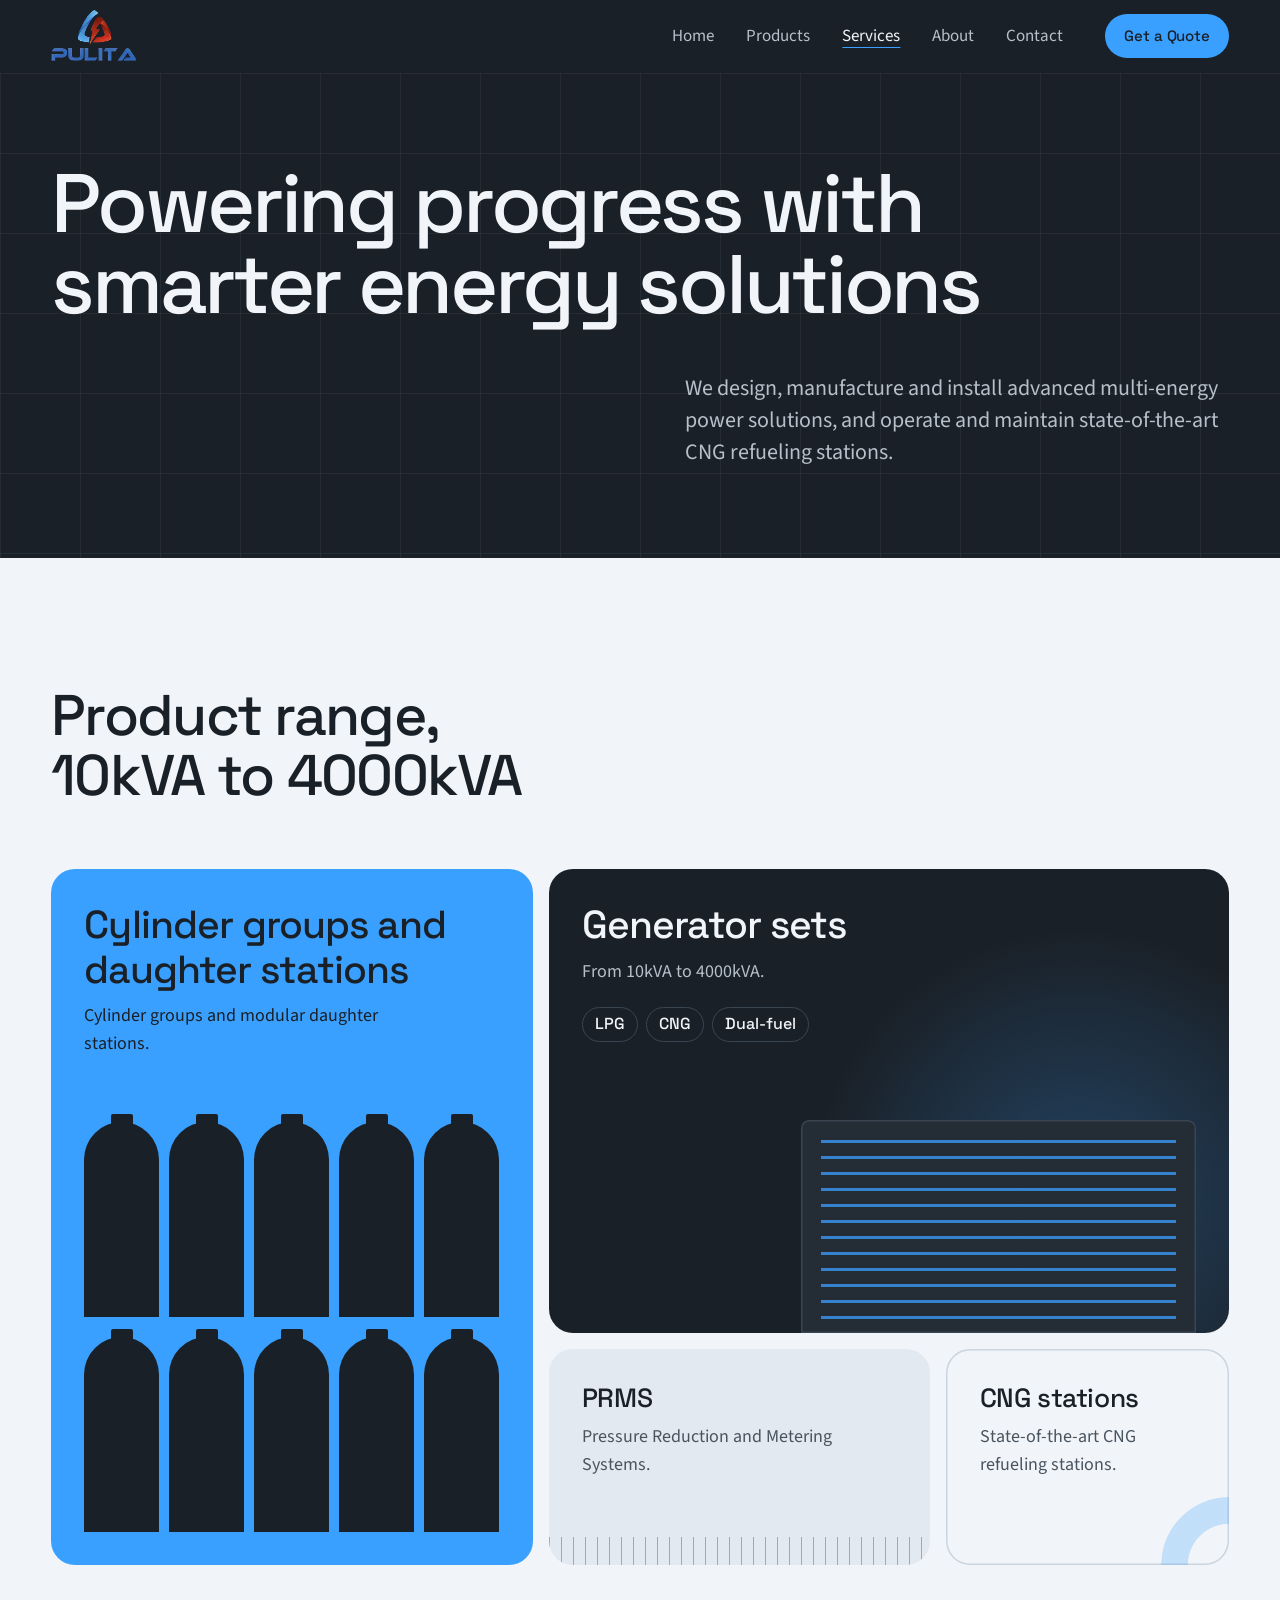
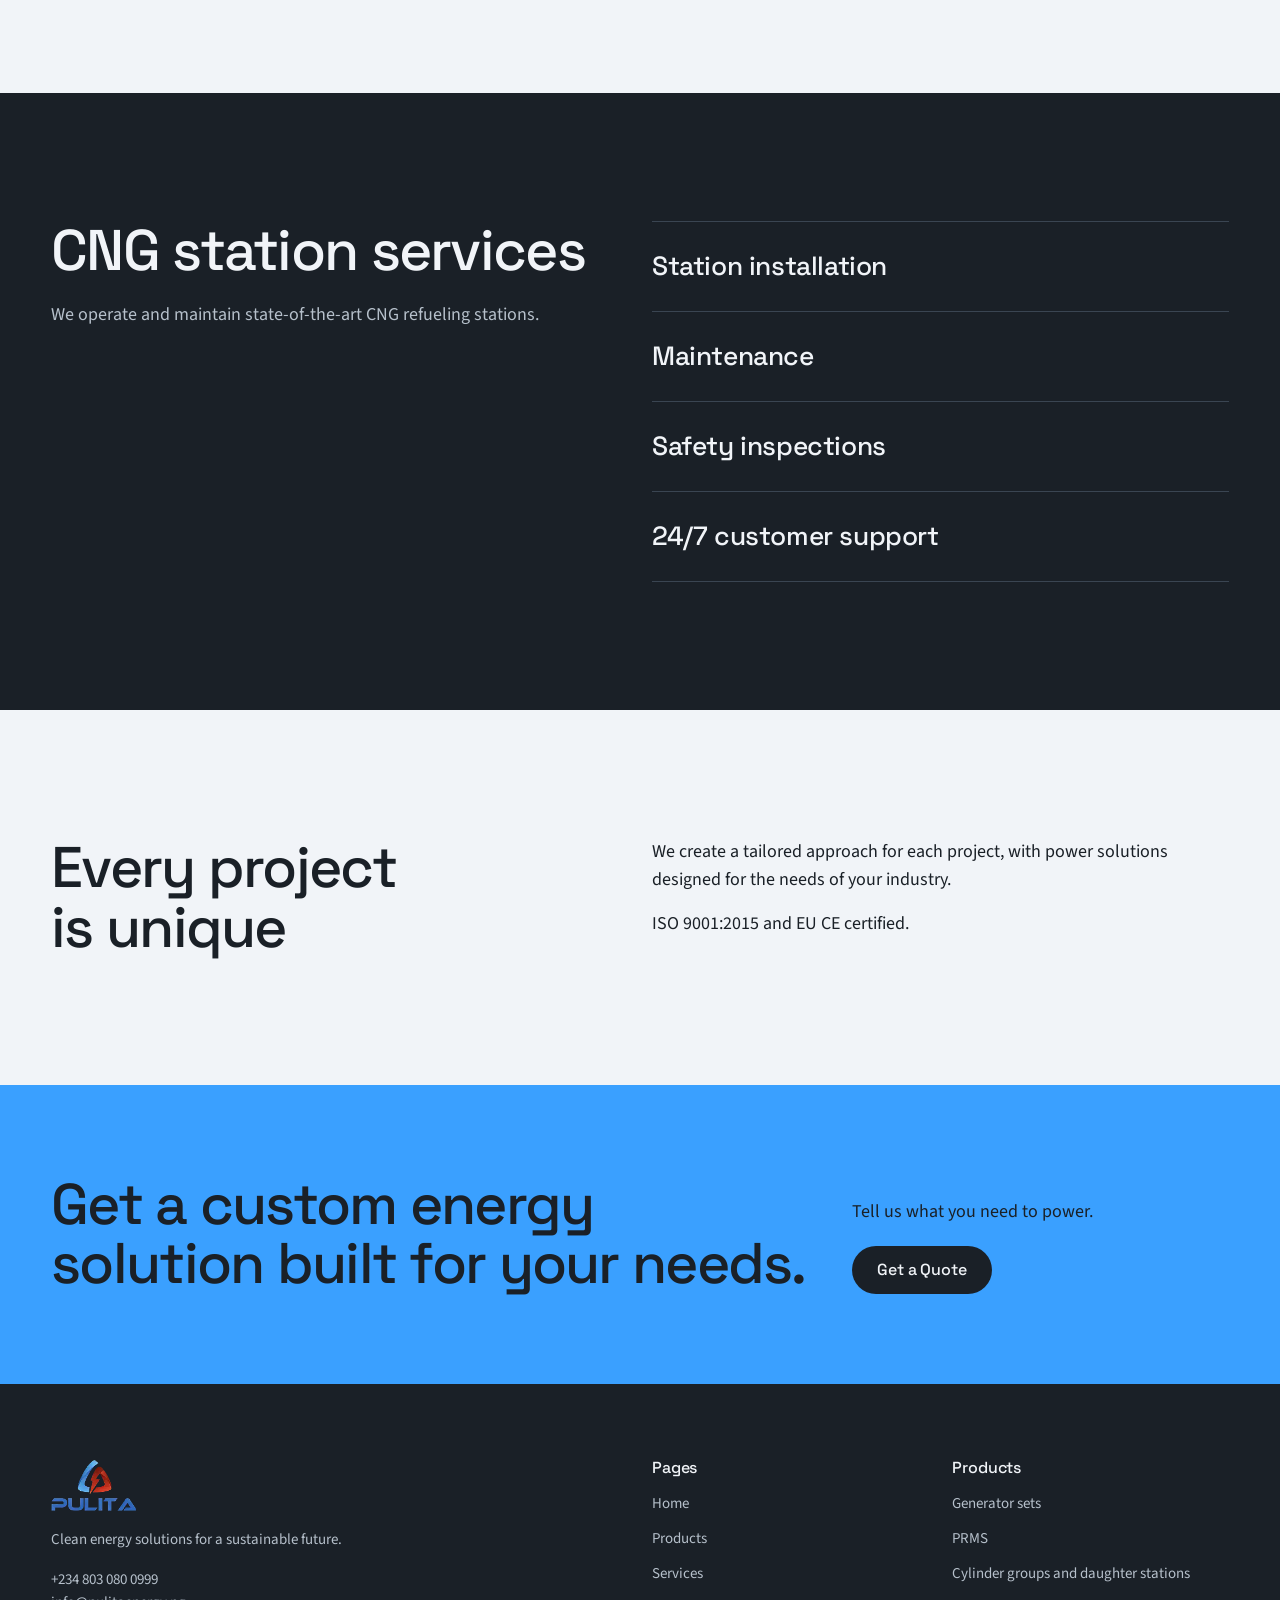
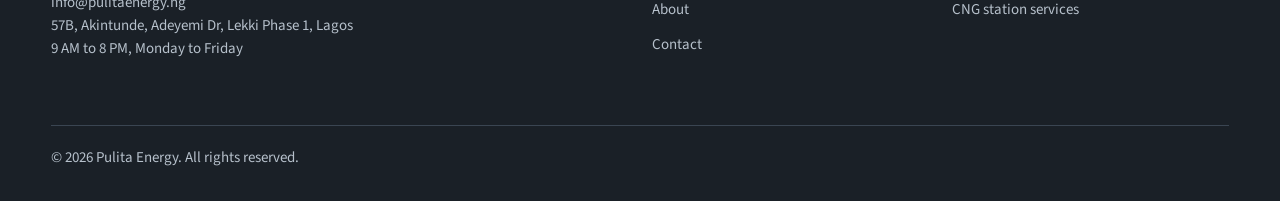
<file: pulita-energy/services.html>
<!doctype html>
<html lang="en">
<head>
  <meta charset="utf-8">
  <meta name="viewport" content="width=device-width, initial-scale=1">
  <title>Services and solutions | Pulita Energy</title>
  <meta name="description" content="LPG, CNG and dual-fuel generator sets from 10kVA to 4000kVA, PRMS, cylinder groups, modular daughter stations and CNG station services.">
  <meta name="theme-color" content="#1a2027">
  <link rel="icon" href="images/favicon.png" type="image/png">
  <link rel="preconnect" href="https://fonts.googleapis.com">
  <link rel="preconnect" href="https://fonts.gstatic.com" crossorigin>
  <link href="https://fonts.googleapis.com/css2?family=Source+Sans+3:wght@400;600&family=Space+Grotesk:wght@500&display=swap" rel="stylesheet">
  <link rel="stylesheet" href="styles.css">
  <script>document.documentElement.classList.add("js");</script>
  <script src="script.js" defer></script>
</head>
<body>
  <a class="skip-link" href="#main">Skip to content</a>

  <header class="site-header">
    <div class="container site-header__inner">
      <a class="brand" href="index.html">
        <img src="images/logo.webp" width="152" height="93" alt="Pulita Energy home">
      </a>
      <button class="menu-toggle" type="button" aria-expanded="false" aria-controls="site-nav" aria-label="Open menu">
        <span class="menu-toggle__bars" aria-hidden="true"></span>
      </button>
      <nav class="site-nav" id="site-nav" aria-label="Main">
        <ul class="site-nav__list">
          <li><a href="index.html">Home</a></li>
          <li><a href="products.html">Products</a></li>
          <li><a href="services.html" aria-current="page">Services</a></li>
          <li><a href="about.html">About</a></li>
          <li><a href="contact.html">Contact</a></li>
        </ul>
      </nav>
      <a class="button button--primary button--small" href="contact.html">Get a Quote</a>
    </div>
  </header>

  <main id="main">
    <section class="page-hero on-dark grid-lines" aria-labelledby="page-title">
      <div class="container">
        <h1 id="page-title">Powering progress with smarter energy solutions</h1>
        <p>We design, manufacture and install advanced multi-energy power solutions, and operate and maintain state-of-the-art CNG refueling stations.</p>
      </div>
    </section>

    <section class="section" aria-labelledby="range-title">
      <div class="container">
        <div class="section-head">
          <h2 id="range-title">Product range, 10kVA to 4000kVA</h2>
        </div>

        <div class="bento bento--services" data-reveal-group>
          <article class="tile tile--gensets" id="generators" data-reveal>
            <h3>Generator sets</h3>
            <p>From 10kVA to 4000kVA.</p>
            <ul class="fuels">
              <li>LPG</li>
              <li>CNG</li>
              <li>Dual-fuel</li>
            </ul>
            <div class="motif motif--louvres" aria-hidden="true"></div>
          </article>

          <article class="tile tile--cylinders" id="cylinders" data-reveal>
            <h3>Cylinder groups and daughter stations</h3>
            <p>Cylinder groups and modular daughter stations.</p>
            <div class="motif--cylinders" aria-hidden="true"><span></span><span></span><span></span><span></span><span></span><span></span><span></span><span></span><span></span><span></span></div>
          </article>

          <article class="tile tile--prms" id="prms" data-reveal>
            <h3>PRMS</h3>
            <p>Pressure Reduction and Metering Systems.</p>
            <div class="motif motif--meter" aria-hidden="true"></div>
          </article>

          <article class="tile tile--stations" data-reveal>
            <h3>CNG stations</h3>
            <p>State-of-the-art CNG refueling stations.</p>
            <div class="motif motif--dial" aria-hidden="true"></div>
          </article>
        </div>
      </div>
    </section>

    <section class="section on-dark" id="station-services" aria-labelledby="stations-title">
      <div class="container split">
        <div class="split__head">
          <h2 id="stations-title">CNG station services</h2>
          <p>We operate and maintain state-of-the-art CNG refueling stations.</p>
        </div>
        <div class="split__body">
          <ul class="service-list">
            <li data-reveal>Station installation</li>
            <li data-reveal>Maintenance</li>
            <li data-reveal>Safety inspections</li>
            <li data-reveal>24/7 customer support</li>
          </ul>
        </div>
      </div>
    </section>

    <section class="section" aria-labelledby="tailored-title">
      <div class="container split">
        <h2 id="tailored-title">Every project is unique</h2>
        <div class="split__body">
          <p>We create a tailored approach for each project, with power solutions designed for the needs of your industry.</p>
          <p>ISO 9001:2015 and EU CE certified.</p>
        </div>
      </div>
    </section>

    <section class="cta" aria-labelledby="cta-title">
      <div class="container cta__inner">
        <h2 id="cta-title">Get a custom energy solution built for your needs.</h2>
        <div class="cta__action">
          <p>Tell us what you need to power.</p>
          <a class="button button--dark" href="contact.html">Get a Quote</a>
        </div>
      </div>
    </section>
  </main>

  <footer class="site-footer">
    <div class="container">
      <div class="site-footer__top">
        <div class="site-footer__about">
          <a class="brand" href="index.html">
            <img src="images/logo.webp" width="152" height="93" alt="Pulita Energy home">
          </a>
          <p>Clean energy solutions for a sustainable future.</p>
          <p class="site-footer__contact"><a href="tel:+2348030800999">+234 803 080 0999</a><br><a href="mailto:info@pulitaenergy.ng">info@pulitaenergy.ng</a><br>57B, Akintunde, Adeyemi Dr, Lekki Phase 1, Lagos<br>9 AM to 8 PM, Monday to Friday</p>
        </div>
        <nav class="site-footer__col--pages" aria-labelledby="footer-pages">
          <h2 id="footer-pages">Pages</h2>
          <ul>
            <li><a href="index.html">Home</a></li>
            <li><a href="products.html">Products</a></li>
            <li><a href="services.html">Services</a></li>
            <li><a href="about.html">About</a></li>
            <li><a href="contact.html">Contact</a></li>
          </ul>
        </nav>
        <nav class="site-footer__col--services" aria-labelledby="footer-products">
          <h2 id="footer-products">Products</h2>
          <ul>
            <li><a href="services.html#generators">Generator sets</a></li>
            <li><a href="services.html#prms">PRMS</a></li>
            <li><a href="services.html#cylinders">Cylinder groups and daughter stations</a></li>
            <li><a href="services.html#station-services">CNG station services</a></li>
          </ul>
        </nav>
      </div>
      <p class="site-footer__legal">&copy; <span data-year>2026</span> Pulita Energy. All rights reserved.</p>
    </div>
  </footer>
</body>
</html>
</file>
<file: styles.css>
/* ==========================================================================
   Pulita Energy: shared stylesheet (all pages)
   An OEM equipment catalogue: square edges, condensed nameplate type, a blue
   gas line running through the products, and technical line drawings.
   ========================================================================== */

/* Tokens
   ========================================================================== */
:root {
  --charcoal: #1a2027;
  --charcoal-raised: #242c35;
  --charcoal-line: #3a4552;
  --white: #fff;
  --paper: #f1f4f8;
  --paper-line: #ccd5df;
  --blue: #3aa0ff;        /* Energy Blue: fills and dark-panel accents, never text on white */
  --blue-ink: #0b5cad;    /* Accessible blue for text on white */
  --ink: var(--charcoal);
  --ink-soft: #49545f;
  --on-dark: #f1f4f8;
  --on-dark-soft: #b6c0cb;
  --error: #a11d1d;

  --font-display: "Barlow Condensed", "Arial Narrow", "Segoe UI", sans-serif;
  --font-body: "Barlow", "Segoe UI", "Helvetica Neue", Arial, sans-serif;

  --text-sm: 0.9375rem;
  --text-base: 1.125rem;
  --text-lg: clamp(1.1875rem, 1.1rem + 0.35vw, 1.375rem);
  --text-h3: clamp(2rem, 1.5rem + 1.9vw, 3.25rem);
  --text-h2: clamp(2.875rem, 1.6rem + 5.4vw, 6.5rem);

  --gutter: clamp(1.25rem, 4vw, 3.5rem);
  --section: clamp(4rem, 9vw, 8rem);
  --header-height: 4.75rem;

  --ease: cubic-bezier(0.2, 0.7, 0.2, 1);
  --intro-delay: 0s; /* Hero entrance waits for the loading screen */
}

.loader-on {
  --intro-delay: 4.3s;
}

/* Base
   ========================================================================== */
*,
*::before,
*::after {
  box-sizing: border-box;
}

html {
  -webkit-text-size-adjust: 100%;
  scroll-behavior: smooth;
  scroll-padding-top: calc(var(--header-height) + 1.5rem);
}

body {
  margin: 0;
  background: var(--white);
  color: var(--ink);
  font-family: var(--font-body);
  font-size: var(--text-base);
  line-height: 1.55;
  -webkit-font-smoothing: antialiased;
}

body.menu-open {
  overflow: hidden;
}

h1,
h2,
h3 {
  margin: 0;
  font-family: var(--font-display);
  font-weight: 600;
  line-height: 0.98;
  text-transform: uppercase;
  text-wrap: balance;
}

h2 {
  font-size: var(--text-h2);
  letter-spacing: -0.01em;
}

h3 {
  font-size: var(--text-h3);
}

p {
  margin: 0;
  max-width: 60ch;
}

a {
  color: inherit;
}

ul,
ol {
  margin: 0;
  padding: 0;
  list-style: none;
}

img {
  max-width: 100%;
}

:focus-visible {
  outline: 3px solid var(--blue-ink);
  outline-offset: 3px;
}

.on-dark :focus-visible {
  outline-color: var(--blue);
}

.on-blue :focus-visible {
  outline-color: var(--charcoal);
}

.skip-link {
  position: absolute;
  top: 0.75rem;
  left: 0.75rem;
  z-index: 100;
  padding: 0.75rem 1rem;
  background: var(--charcoal);
  color: var(--on-dark);
  font-weight: 600;
  transform: translateY(-200%);
}

.skip-link:focus {
  transform: none;
}

.container {
  width: min(100% - 2 * var(--gutter), 88rem);
  margin-inline: auto;
}

.section {
  padding-block: var(--section);
}

.on-dark {
  background: var(--charcoal);
  color: var(--on-dark);
}

.on-blue {
  background: var(--blue);
  color: var(--charcoal);
}

.on-paper {
  background: var(--paper);
}

.lead {
  font-size: var(--text-lg);
  line-height: 1.45;
}

.soft {
  color: var(--ink-soft);
}

.on-dark .soft {
  color: var(--on-dark-soft);
}

.split {
  display: grid;
  grid-template-columns: repeat(12, minmax(0, 1fr));
  column-gap: 1.5rem;
  row-gap: 2rem;
  align-items: end;
}

.split > :first-child {
  grid-column: 1 / 8;
}

.split > :last-child {
  grid-column: 9 / 13;
}

.split--wide > :first-child {
  grid-column: 1 / 7;
}

.split--wide > :last-child {
  grid-column: 7 / 13;
}

.split--top {
  align-items: start;
}

.split__body > p + p {
  margin-top: 1rem;
}

.section-gap {
  margin-bottom: clamp(2.5rem, 5vw, 4.5rem);
}

/* Buttons: square, stamped, with a press state for touch
   ========================================================================== */
.button {
  display: inline-flex;
  align-items: center;
  justify-content: center;
  min-height: 3.25rem;
  padding: 0.5rem 1.75rem;
  border: 2px solid transparent;
  border-radius: 0;
  font-family: var(--font-display);
  font-size: 1.25rem;
  font-weight: 600;
  line-height: 1.1;
  letter-spacing: 0.02em;
  text-align: center;
  text-decoration: none;
  text-transform: uppercase;
  cursor: pointer;
  transition: background-color 0.16s ease, color 0.16s ease, border-color 0.16s ease, transform 0.12s ease;
}

.button:active {
  transform: scale(0.97);
}

.button--dark {
  background: var(--charcoal);
  color: var(--on-dark);
}

.button--dark:hover {
  background: var(--white);
  border-color: var(--charcoal);
  color: var(--charcoal);
}

.button--blue {
  background: var(--blue);
  color: var(--charcoal);
}

.button--blue:hover {
  background: var(--white);
}

.button--line {
  border-color: currentColor;
}

.button--line:hover {
  background: var(--charcoal);
  border-color: var(--charcoal);
  color: var(--on-dark);
}

.button-row {
  display: flex;
  flex-wrap: wrap;
  gap: 0.75rem;
  margin-top: 1.75rem;
}

.text-link {
  display: inline-block;
  padding-block: 0.25rem;
  font-family: var(--font-display);
  font-size: 1.25rem;
  font-weight: 600;
  letter-spacing: 0.02em;
  text-transform: uppercase;
  text-decoration: underline;
  text-decoration-color: var(--blue);
  text-decoration-thickness: 3px;
  text-underline-offset: 0.3em;
}

/* Header
   ========================================================================== */
.site-header {
  position: sticky;
  top: 0;
  z-index: 50;
  background: var(--white);
  border-bottom: 2px solid var(--charcoal);
}

.site-header__inner {
  display: flex;
  align-items: center;
  gap: 0.75rem;
  min-height: var(--header-height);
}

.brand {
  display: inline-flex;
  flex: none;
  margin-right: auto;
}

.brand img {
  display: block;
  width: auto;
  height: 3.5rem;
}

.site-nav__list {
  display: flex;
  align-items: center;
}

.site-nav a {
  display: inline-block;
  padding: 0.5rem 1rem;
  font-family: var(--font-display);
  font-size: 1.25rem;
  font-weight: 500;
  letter-spacing: 0.02em;
  text-decoration: none;
  text-transform: uppercase;
}

.site-nav a:hover,
.site-nav a[aria-current="page"] {
  color: var(--blue-ink);
}

.site-nav a[aria-current="page"] {
  text-decoration: underline;
  text-decoration-thickness: 3px;
  text-underline-offset: 0.3em;
}

.site-header .button {
  min-height: 2.75rem;
  margin-left: 0.5rem;
  padding: 0.375rem 1rem;
  font-size: 1.125rem;
}

.menu-toggle {
  display: none;
  align-items: center;
  justify-content: center;
  width: 2.75rem;
  height: 2.75rem;
  padding: 0;
  border: 2px solid var(--charcoal);
  border-radius: 0;
  background: none;
  color: var(--charcoal);
  cursor: pointer;
}

.menu-toggle__bars,
.menu-toggle__bars::before {
  display: block;
  width: 1.125rem;
  height: 2px;
  background: currentColor;
  transition: transform 0.2s var(--ease);
}

.menu-toggle__bars {
  transform: translateY(-3px);
}

.menu-toggle__bars::before {
  content: "";
  transform: translateY(6px);
}

.menu-toggle[aria-expanded="true"] .menu-toggle__bars {
  transform: rotate(45deg);
}

.menu-toggle[aria-expanded="true"] .menu-toggle__bars::before {
  transform: rotate(-90deg);
}

.scroll-progress {
  position: absolute;
  left: 0;
  right: 0;
  bottom: -2px;
  height: 4px;
  background: var(--blue);
  transform: scaleX(0);
  transform-origin: left;
}

@media (max-width: 60rem) {
  .menu-toggle {
    display: inline-flex;
    order: 3;
  }

  .site-header .button {
    order: 2;
    margin-left: 0;
  }

  .site-nav {
    position: fixed;
    inset: calc(var(--header-height) + 2px) 0 0;
    padding: 1rem var(--gutter);
    overflow-y: auto;
    background: var(--white);
    visibility: hidden;
    opacity: 0;
    transition: opacity 0.18s ease, visibility 0.18s;
  }

  .site-nav.is-open {
    visibility: visible;
    opacity: 1;
  }

  .site-nav__list {
    flex-direction: column;
    align-items: stretch;
  }

  .site-nav li {
    border-bottom: 2px solid var(--charcoal);
  }

  .site-nav a {
    display: block;
    padding: 0.875rem 0;
    font-size: 2.75rem;
    font-weight: 600;
    line-height: 1;
  }
}

@media (max-width: 60rem) {
  html:not(.js) .site-header__inner {
    flex-wrap: wrap;
  }

  html:not(.js) .menu-toggle {
    display: none;
  }

  html:not(.js) .site-nav {
    position: static;
    order: 4;
    width: 100%;
    padding: 0 0 0.75rem;
    visibility: visible;
    opacity: 1;
  }

  html:not(.js) .site-nav__list {
    flex-direction: row;
    flex-wrap: wrap;
  }

  html:not(.js) .site-nav li {
    border: 0;
  }

  html:not(.js) .site-nav a {
    padding: 0.25rem 0.875rem 0.25rem 0;
    font-size: 1.25rem;
  }
}

@media (max-width: 24rem) {
  .brand img {
    height: 3rem;
  }

  .site-header .button {
    padding-inline: 0.75rem;
  }
}

/* Home hero: full blue, nameplate type, generator breaking the grid
   ========================================================================== */
.hero {
  position: relative;
  overflow: hidden;
  background: var(--blue);
  color: var(--charcoal);
}

.hero__inner {
  position: relative;
  min-height: min(calc(100svh - var(--header-height) - 3.5rem), 56rem);
  padding-block: clamp(1.5rem, 3vw, 2.5rem) clamp(2rem, 4vw, 3rem);
}

.hero__note {
  display: flex;
  flex-wrap: wrap;
  justify-content: space-between;
  gap: 0.125rem 1.5rem;
  max-width: none;
  margin-bottom: clamp(1rem, 2vw, 1.5rem);
  font-family: var(--font-display);
  font-size: 1.375rem;
  font-weight: 600;
  letter-spacing: 0.02em;
  text-transform: uppercase;
  animation: rise-in 0.7s var(--intro-delay) var(--ease) both;
}

/* Nameplate type runs in front of the machine, so the message is never hidden */
.hero h1 {
  position: relative;
  z-index: 1;
  font-size: min(10.9vw, 19svh, 11rem);
  font-weight: 700;
  line-height: 0.86;
  letter-spacing: -0.015em;
}

.hero__row {
  display: block;
  white-space: nowrap;
  transition: transform 0.1s linear;
}

.hero__row:nth-child(1) {
  transform: translateX(calc(var(--s, 0) * -7vw));
}

.hero__row:nth-child(2) {
  transform: translateX(calc(var(--s, 0) * 5vw));
}

.hero__mask {
  display: block;
  padding-bottom: 0.08em;
  overflow: hidden;
}

.hero__mask > span {
  display: block;
  animation: line-up 0.9s var(--intro-delay) var(--ease) both;
}

.hero__row:nth-child(2) .hero__mask > span {
  animation-delay: calc(var(--intro-delay) + 0.1s);
}

.hero__row:nth-child(3) .hero__mask > span {
  animation-delay: calc(var(--intro-delay) + 0.2s);
}

.hero__foot {
  position: relative;
  z-index: 1;
  max-width: 30rem;
  margin-top: clamp(1rem, 2vw, 1.5rem);
  animation: rise-in 0.8s calc(var(--intro-delay) + 0.35s) var(--ease) both;
}

.hero__actions {
  display: flex;
  flex-wrap: wrap;
  gap: 0.75rem;
  margin-top: 1rem;
}

.hero__gen {
  position: absolute;
  right: 0;
  bottom: clamp(-3rem, -3vw, -1rem);
  width: min(50%, 46rem);
  animation: slide-up 1.1s calc(var(--intro-delay) + 0.25s) var(--ease) both;
}

.hero__gen img {
  display: block;
  width: 100%;
  height: auto;
  transform: translateY(calc(var(--s, 0) * -9%)) scale(calc(1 + var(--s, 0) * 0.14));
  transform-origin: bottom right;
  filter: drop-shadow(0 1.5rem 1.75rem rgb(26 32 39 / 0.3));
}

.ticker {
  overflow: hidden;
  background: var(--charcoal);
  color: var(--on-dark);
}

.ticker__track {
  display: flex;
  width: max-content;
  animation: ticker 36s linear infinite;
}

.ticker ul {
  display: flex;
  flex: none;
}

.ticker li {
  display: flex;
  align-items: center;
  height: 3.5rem;
  font-family: var(--font-display);
  font-size: 1.5rem;
  font-weight: 600;
  letter-spacing: 0.02em;
  text-transform: uppercase;
  white-space: nowrap;
}

.ticker li::after {
  content: "";
  width: 0.5rem;
  height: 0.5rem;
  margin-inline: clamp(1.25rem, 3vw, 2.5rem);
  background: var(--blue);
}

@keyframes rise-in {
  from {
    opacity: 0;
    transform: translateY(1rem);
  }
}

@keyframes line-up {
  from {
    transform: translateY(105%);
  }
}

@keyframes slide-up {
  from {
    opacity: 0;
    transform: translateY(4rem);
  }
}

@keyframes ticker {
  to {
    transform: translateX(-50%);
  }
}

@media (max-width: 60rem) {
  .hero__inner {
    min-height: 0;
    padding-bottom: 0;
  }

  .hero h1 {
    font-size: min(10.9vw, 11rem);
  }

  .hero__gen {
    position: relative;
    bottom: auto;
    width: 100%;
    max-width: 34rem;
    margin: 1.5rem 0 -1rem auto;
  }
}

/* Page hero for inner pages
   ========================================================================== */
.page-hero {
  padding-block: clamp(2.5rem, 6vw, 5rem);
  overflow: hidden;
}

.page-hero h1 {
  font-size: clamp(3.25rem, 1.5rem + 8vw, 9rem);
  font-weight: 700;
  line-height: 0.88;
  animation: rise-in 0.8s var(--ease) both;
}

.page-hero p {
  margin-top: clamp(1.25rem, 3vw, 2rem);
  font-size: var(--text-lg);
  line-height: 1.45;
  animation: rise-in 0.8s 0.15s var(--ease) both;
}

/* The three equipment standards
   ========================================================================== */
.traits {
  display: grid;
  grid-template-columns: repeat(3, minmax(0, 1fr));
  border-top: 4px solid var(--charcoal);
}

.trait {
  padding: clamp(1.5rem, 3vw, 2.5rem);
  border-right: 2px solid var(--paper-line);
}

.trait:first-child {
  padding-left: 0;
}

.trait:last-child {
  padding-right: 0;
  border-right: 0;
}

.trait .drawing {
  max-width: 15rem;
  margin: 0 0 1.5rem;
  stroke: var(--blue-ink);
}

.trait p {
  margin-top: 0.75rem;
  color: var(--ink-soft);
}

@media (max-width: 60rem) {
  .traits {
    grid-template-columns: minmax(0, 1fr);
  }

  .trait,
  .trait:first-child,
  .trait:last-child {
    display: grid;
    grid-template-columns: 6.5rem minmax(0, 1fr);
    column-gap: 1.25rem;
    padding: 1.5rem 0;
    border-right: 0;
    border-bottom: 2px solid var(--paper-line);
  }

  .trait .drawing {
    grid-row: span 2;
    margin: 0;
  }
}

/* Map of Nigeria
   ========================================================================== */
.map {
  max-width: 36rem;
  stroke-linejoin: round;
}

.map__pipe {
  stroke: var(--paper-line);
}

.js .map .map__flow,
.map__flow {
  stroke: var(--blue-ink);
  stroke-width: 4;
  stroke-dasharray: 8 92;
  stroke-dashoffset: 100;
  transition: none;
  animation: map-flow 3.5s linear infinite;
}

.map__pin {
  fill: var(--blue-ink);
  stroke: none;
}

.map__ping {
  fill: none;
  stroke: var(--blue-ink);
  stroke-width: 2;
  transform-box: fill-box;
  transform-origin: center;
  animation: map-ping 2.4s ease-out infinite;
}

.map__label {
  fill: var(--charcoal);
  stroke: none;
  font-family: var(--font-display);
  font-size: 1.75rem;
  font-weight: 600;
}

@keyframes map-flow {
  from {
    stroke-dashoffset: 100;
  }

  to {
    stroke-dashoffset: 0;
  }
}

@keyframes map-ping {
  from {
    opacity: 0.8;
    transform: scale(0.8);
  }

  to {
    opacity: 0;
    transform: scale(2.6);
  }
}

/* Quick contact: a bar on phones, a single WhatsApp tab on larger screens
   ========================================================================== */
.quick-bar {
  position: fixed;
  right: 0;
  bottom: 0;
  z-index: 60;
  display: flex;
}

.quick-bar a {
  display: grid;
  place-items: center;
  min-height: 3.5rem;
  padding: 0.25rem 1.25rem;
  font-family: var(--font-display);
  font-size: 1.25rem;
  font-weight: 600;
  letter-spacing: 0.02em;
  text-decoration: none;
  text-transform: uppercase;
  transition: transform 0.12s ease;
}

.quick-bar a:active {
  transform: scale(0.97);
}

.quick-bar__call,
.quick-bar__quote {
  display: none !important;
}

.quick-bar__chat {
  background: var(--charcoal);
  color: var(--on-dark);
}

.quick-bar__call {
  background: var(--white);
  color: var(--charcoal);
}

.quick-bar__quote {
  background: var(--blue);
  color: var(--charcoal);
}

.menu-open .quick-bar {
  display: none;
}

@media (max-width: 60rem) {
  body {
    padding-bottom: 3.5rem;
  }

  .quick-bar {
    left: 0;
    border-top: 2px solid var(--charcoal);
  }

  .quick-bar a {
    flex: 1;
    padding-inline: 0.25rem;
  }

  .quick-bar__call,
  .quick-bar__quote {
    display: grid !important;
  }
}

/* The gas line: a rail that fills with blue as you scroll
   ========================================================================== */
.gas-line {
  position: relative;
  padding-left: clamp(2rem, 6vw, 5.5rem);
}

.gas-line::before,
.gas-line::after {
  content: "";
  position: absolute;
  top: 0;
  bottom: 0;
  left: 0.5rem;
  width: 4px;
  background: var(--charcoal-line);
}

.gas-line::after {
  background: var(--blue);
  transform: scaleY(var(--p, 0));
  transform-origin: top;
}

.on-paper .gas-line::before {
  background: var(--paper-line);
}

.gas-item {
  position: relative;
  display: grid;
  grid-template-columns: repeat(12, minmax(0, 1fr));
  column-gap: 1.5rem;
  row-gap: 1.75rem;
  align-items: center;
  padding-block: clamp(2.5rem, 5vw, 4.5rem);
  border-top: 2px solid var(--charcoal-line);
  scroll-margin-top: calc(var(--header-height) + 1rem);
}

.on-paper .gas-item {
  border-top-color: var(--paper-line);
}

/* Valve on the rail: lights up when the item scrolls in */
.gas-item::before {
  content: "";
  position: absolute;
  top: clamp(2.5rem, 5vw, 4.5rem);
  left: calc(-1 * clamp(2rem, 6vw, 5.5rem) - 0.125rem);
  z-index: 1;
  width: 1.5rem;
  height: 1.5rem;
  background: var(--charcoal-line);
  transform: rotate(45deg) scale(0.7);
  transition: transform 0.4s var(--ease), background-color 0.4s ease;
}

.on-paper .gas-item::before {
  background: var(--paper-line);
}

.gas-item.is-visible::before,
html:not(.js) .gas-item::before {
  background: var(--blue);
  transform: rotate(45deg) scale(1);
}

.gas-item__text {
  grid-column: 1 / 7;
}

.gas-item__text > p {
  margin-top: 0.875rem;
}

.gas-item__art {
  grid-column: 7 / 13;
}

.gas-item__art img {
  display: block;
  width: 100%;
  max-width: 36rem;
  height: auto;
  margin-inline: auto;
}

.tag-list {
  display: flex;
  flex-wrap: wrap;
  gap: 0.5rem;
  margin-top: 1rem;
}

.tag-list li {
  padding: 0.1875rem 0.75rem;
  border: 2px solid currentColor;
  font-family: var(--font-display);
  font-size: 1.1875rem;
  font-weight: 600;
  letter-spacing: 0.02em;
  text-transform: uppercase;
}

.gas-item .text-link {
  margin-top: 1.25rem;
}

/* Line drawings that draw themselves when they scroll in */
.drawing {
  display: block;
  width: 100%;
  max-width: 34rem;
  height: auto;
  margin-inline: auto;
  fill: none;
  stroke: var(--blue);
  stroke-width: 3;
  stroke-linecap: square;
  stroke-linejoin: miter;
}

.on-paper .drawing {
  stroke: var(--blue-ink);
}

.js .drawing path {
  stroke-dasharray: 1;
  stroke-dashoffset: 1;
  transition: stroke-dashoffset 1.6s var(--ease);
}

.js .is-visible .drawing path {
  stroke-dashoffset: 0;
}

/* Data plate: the numbers, stamped in rows
   ========================================================================== */
.plate {
  border-top: 4px solid var(--charcoal);
}

.plate__row {
  display: grid;
  grid-template-columns: repeat(12, minmax(0, 1fr));
  column-gap: 1.5rem;
  row-gap: 0.5rem;
  align-items: center;
  padding-block: clamp(1.25rem, 2.5vw, 2rem);
  border-bottom: 2px solid var(--charcoal);
}

.plate__value {
  grid-column: 1 / 5;
  max-width: none;
  font-family: var(--font-display);
  font-size: clamp(4.5rem, 2.5rem + 9vw, 11rem);
  font-weight: 700;
  font-variant-numeric: tabular-nums;
  line-height: 0.9;
  letter-spacing: -0.02em;
}

.plate__label {
  grid-column: 5 / 8;
  font-size: var(--text-h3);
  line-height: 1;
}

.plate__text {
  grid-column: 8 / 13;
  color: var(--ink-soft);
}

.plate__note {
  margin-top: 1.5rem;
  max-width: none;
  color: var(--ink-soft);
}

/* Photo reel: swipe on touch, buttons on desktop
   ========================================================================== */
.reel {
  display: flex;
  gap: 1rem;
  padding-inline: max(var(--gutter), calc((100% - 88rem) / 2));
  padding-bottom: 0.75rem;
  overflow-x: auto;
  scroll-snap-type: x mandatory;
  scroll-padding-inline: max(var(--gutter), calc((100% - 88rem) / 2));
  -webkit-overflow-scrolling: touch;
  scrollbar-width: thin;
  scrollbar-color: var(--charcoal) transparent;
}

.reel__item {
  flex: none;
  width: min(84vw, 34rem);
  margin: 0;
  scroll-snap-align: start;
}

.reel__frame {
  aspect-ratio: 4 / 3;
  overflow: hidden;
  background: var(--paper);
}

.reel__frame img {
  display: block;
  width: 100%;
  height: 100%;
  object-fit: cover;
}

.reel__item figcaption {
  margin-top: 0.5rem;
  color: var(--ink-soft);
  font-size: var(--text-sm);
}

.reel-controls {
  display: flex;
  gap: 0.5rem;
  margin-top: 1rem;
}

html:not(.js) .reel-controls {
  display: none;
}

.reel-controls button {
  display: grid;
  place-items: center;
  width: 3.25rem;
  height: 3.25rem;
  padding: 0;
  border: 2px solid var(--charcoal);
  border-radius: 0;
  background: none;
  color: var(--charcoal);
  cursor: pointer;
  transition: background-color 0.16s ease, color 0.16s ease, transform 0.12s ease;
}

.reel-controls button:hover {
  background: var(--charcoal);
  color: var(--on-dark);
}

.reel-controls button:active {
  transform: scale(0.94);
}

/* Project
   ========================================================================== */
.project__photo {
  margin: 0;
  overflow: hidden;
}

.project__photo img {
  display: block;
  width: 100%;
  height: 100%;
  object-fit: cover;
}

.project__text h3 {
  font-size: clamp(2.5rem, 1.5rem + 4vw, 5.5rem);
  line-height: 0.95;
}

.project__text p {
  margin-top: 1.25rem;
}

/* Rows: pillars, services
   ========================================================================== */
.rows {
  border-top: 4px solid currentColor;
}

.rows li {
  display: grid;
  grid-template-columns: repeat(12, minmax(0, 1fr));
  column-gap: 1.5rem;
  row-gap: 0.5rem;
  align-items: baseline;
  padding-block: clamp(1.25rem, 2.5vw, 2rem);
  border-bottom: 2px solid var(--paper-line);
}

.on-dark .rows li {
  border-bottom-color: var(--charcoal-line);
}

.rows h3 {
  grid-column: 1 / 7;
}

.rows p {
  grid-column: 7 / 13;
  color: var(--ink-soft);
}

.on-dark .rows p {
  color: var(--on-dark-soft);
}

.rows--names li {
  display: block;
}

/* Team
   ========================================================================== */
.team {
  display: grid;
  grid-template-columns: repeat(3, minmax(0, 1fr));
  gap: 1.5rem;
}

.team__photo {
  display: block;
  width: 100%;
  height: auto;
  aspect-ratio: 1;
  object-fit: cover;
  object-position: center 15%;
  background: var(--paper);
}

.team h3 {
  margin-top: 1rem;
}

.team__role {
  margin-top: 0.25rem;
  color: var(--blue-ink);
  font-weight: 600;
}

.team__bio {
  margin-top: 0.75rem;
  color: var(--ink-soft);
}

.team a {
  display: inline-block;
  margin-top: 0.5rem;
  overflow-wrap: anywhere;
  text-underline-offset: 0.2em;
}

.wide-photo {
  margin: 0;
  overflow: hidden;
}

.wide-photo img {
  display: block;
  width: 100%;
  height: auto;
}

/* Forms
   ========================================================================== */
.quote-layout {
  display: grid;
  grid-template-columns: repeat(12, minmax(0, 1fr));
  column-gap: 1.5rem;
  row-gap: 2.5rem;
  align-items: start;
}

.quote-layout__text {
  grid-column: 1 / 7;
}

.quote-layout__text > p {
  margin-top: 1.25rem;
}

.quote-form {
  grid-column: 7 / 13;
  min-width: 0;
  padding: clamp(1.5rem, 3vw, 2.5rem);
  background: var(--white);
  color: var(--ink);
}

.quote-form h3,
.quote-form h2 {
  margin-bottom: 1.5rem;
  font-size: var(--text-h3);
}

.on-paper .quote-form {
  border: 2px solid var(--charcoal);
}

.quote-form :focus-visible {
  outline-color: var(--blue-ink);
}

.field-row {
  display: grid;
  grid-template-columns: repeat(2, minmax(0, 1fr));
  column-gap: 1rem;
}

.field {
  display: grid;
  gap: 0.375rem;
  min-width: 0;
  margin-bottom: 1.25rem;
}

.field label {
  font-weight: 600;
}

.field__optional {
  color: var(--ink-soft);
  font-size: var(--text-sm);
  font-weight: 400;
}

.field input,
.field select,
.field textarea {
  width: 100%;
  min-height: 3.25rem;
  padding: 0.75rem 0.875rem;
  border: 2px solid var(--charcoal);
  border-radius: 0;
  background: var(--white);
  color: var(--ink);
  font: inherit;
}

.field textarea {
  min-height: 9rem;
  resize: vertical;
}

.field [aria-invalid="true"] {
  border-color: var(--error);
}

.field__error {
  color: var(--error);
  font-size: var(--text-sm);
  font-weight: 600;
}

.form-status {
  margin-top: 1rem;
  font-weight: 600;
}

.form-status:empty {
  display: none;
}

.form-status--error {
  color: var(--error);
}

.form-status--ok {
  color: var(--blue-ink);
}

.contact-list dt {
  color: var(--ink-soft);
  font-size: var(--text-sm);
}

.contact-list dd {
  margin: 0 0 1.25rem;
  font-size: var(--text-lg);
}

.contact-list a {
  text-underline-offset: 0.2em;
}

/* Call to action
   ========================================================================== */
.cta__inner {
  padding-block: clamp(3rem, 7vw, 6rem);
}

.cta h2 {
  max-width: 12em;
}

.cta p {
  margin-top: 1.25rem;
}

/* Footer: white, so the logo stays clear
   ========================================================================== */
.site-footer {
  padding-block: clamp(2.5rem, 5vw, 4rem) 1.5rem;
  border-top: 2px solid var(--charcoal);
  background: var(--white);
  color: var(--ink-soft);
  font-size: var(--text-sm);
}

.site-footer__top {
  display: grid;
  grid-template-columns: repeat(12, minmax(0, 1fr));
  column-gap: 1.5rem;
  row-gap: 2rem;
}

.site-footer__about {
  grid-column: 1 / 6;
}

.site-footer__about .brand {
  margin-bottom: 1rem;
}

.site-footer__line {
  color: var(--ink);
  font-family: var(--font-display);
  font-size: 1.625rem;
  font-weight: 600;
  line-height: 1.05;
  text-transform: uppercase;
}

.site-footer__contact {
  grid-column: 6 / 9;
}

.site-footer__col--pages {
  grid-column: 9 / 11;
}

.site-footer__col--products {
  grid-column: 11 / 13;
}

.site-footer h2 {
  margin-bottom: 0.5rem;
  color: var(--ink);
  font-size: 1.25rem;
  letter-spacing: 0.02em;
}

.site-footer li + li {
  margin-top: 0.25rem;
}

.site-footer a {
  display: inline-block;
  padding-block: 0.125rem;
  text-decoration: none;
}

.site-footer a:hover {
  color: var(--blue-ink);
  text-decoration: underline;
  text-underline-offset: 0.2em;
}

.site-footer__legal {
  margin-top: clamp(2rem, 4vw, 3rem);
  padding-top: 1rem;
  max-width: none;
  border-top: 1px solid var(--paper-line);
}

/* Small screens
   ========================================================================== */
@media (max-width: 60rem) {
  .split > :first-child,
  .split > :last-child,
  .gas-item__text,
  .gas-item__art,
  .quote-layout__text,
  .quote-form,
  .rows h3,
  .rows p,
  .plate__value,
  .plate__label,
  .plate__text,
  .site-footer__about,
  .site-footer__contact {
    grid-column: 1 / -1;
  }

  .site-footer__col--pages {
    grid-column: 1 / 6;
  }

  .site-footer__col--products {
    grid-column: 6 / -1;
  }

  .team {
    grid-template-columns: minmax(0, 1fr);
    gap: 2rem;
  }

  .team li {
    display: grid;
    grid-template-columns: 7rem minmax(0, 1fr);
    column-gap: 1.25rem;
  }

  .team__photo {
    grid-row: span 3;
  }

  .team h3 {
    margin-top: 0;
    font-size: 1.875rem;
  }
}

@media (max-width: 36rem) {
  .field-row {
    grid-template-columns: minmax(0, 1fr);
  }

  .team li {
    grid-template-columns: 5.5rem minmax(0, 1fr);
  }

  .team__bio,
  .team a {
    grid-column: 1 / -1;
  }

  .team__photo {
    grid-row: span 2;
  }
}

/* Scroll reveal
   Hidden only once JavaScript has confirmed it can reveal the content again.
   ========================================================================== */
.js [data-reveal] {
  opacity: 0;
  transform: translateY(1.5rem);
  transition: opacity 0.6s var(--ease), transform 0.6s var(--ease);
  transition-delay: var(--reveal-delay, 0ms);
}

.js [data-reveal].is-visible {
  opacity: 1;
  transform: none;
}

/* Photo wipes in. The image is clipped, not its frame, because a fully clipped
   element never registers as visible to the scroll observer. */
.js [data-reveal="wipe"] {
  opacity: 1;
  transform: none;
  transition: none;
}

.js [data-reveal="wipe"] img {
  clip-path: inset(0 100% 0 0);
  transition: clip-path 1.1s var(--ease);
}

.js [data-reveal="wipe"].is-visible img {
  clip-path: inset(0);
}

@media (prefers-reduced-motion: reduce) {
  html {
    scroll-behavior: auto;
  }

  *,
  *::before,
  *::after {
    animation: none !important;
    transition: none !important;
  }

  .js [data-reveal] {
    opacity: 1;
    transform: none;
  }

  .js [data-reveal="wipe"] img {
    clip-path: none;
  }

  .js .drawing path {
    stroke-dashoffset: 0;
  }

  .map__flow,
  .map__ping {
    display: none;
  }

  .ticker__track {
    width: auto;
  }

  .ticker ul {
    flex-wrap: wrap;
    justify-content: center;
    padding-inline: var(--gutter);
  }

  .ticker ul[aria-hidden] {
    display: none;
  }
}
</file>
<file: pulita-energy/styles.css>
/* ==========================================================================
   Pulita Energy: shared stylesheet (all pages)

   1. Tokens         5. Header and navigation    9. Home sections
   2. Base           6. Home hero                10. Call to action
   3. Layout         7. Bento grid               11. Footer
   4. Buttons        8. Why choose rows            12. Inner pages and forms
                                                 13. Scroll reveal
   ========================================================================== */

/* 1. Tokens
   ========================================================================== */
:root {
  /* Colour */
  --charcoal: #1a2027;
  --charcoal-raised: #242c35;
  --charcoal-line: #3a4552;
  --paper: #f1f4f8;
  --paper-sunk: #e3e9f0;
  --paper-line: #ccd5df;
  --blue: #3aa0ff;        /* Energy Blue: fills and dark-panel accents, never text on paper */
  --blue-ink: #0b5cad;    /* Accessible blue for text on paper */
  --ink: var(--charcoal);
  --ink-soft: #49545f;
  --on-dark: #f1f4f8;
  --on-dark-soft: #b6c0cb;

  /* Type */
  --font-display: "Space Grotesk", "Avenir Next", "Segoe UI", sans-serif;
  --font-body: "Source Sans 3", "Segoe UI", "Helvetica Neue", Arial, sans-serif;

  --text-sm: 0.9375rem;
  --text-base: 1.125rem;
  --text-lg: clamp(1.1875rem, 1.1rem + 0.35vw, 1.375rem);
  --text-h3: clamp(1.375rem, 1.25rem + 0.5vw, 1.75rem);
  --text-h2: clamp(2.125rem, 1.5rem + 2.6vw, 3.75rem);
  --text-h1: clamp(2.875rem, 1.5rem + 6vw, 6.75rem);

  /* Space and shape */
  --gutter: clamp(1.25rem, 4vw, 3.5rem);
  --section: clamp(4.5rem, 10vw, 9rem);
  --radius-tile: 1.5rem;
  --radius-small: 0.25rem;
  --header-height: 4.5rem;

  --ease: cubic-bezier(0.2, 0.7, 0.2, 1);
  --intro-delay: 0s; /* Hero entrance waits for the loading screen */
}

.loader-on {
  --intro-delay: 4.3s;
}

/* 2. Base
   ========================================================================== */
*,
*::before,
*::after {
  box-sizing: border-box;
}

html {
  -webkit-text-size-adjust: 100%;
  scroll-behavior: smooth;
  scroll-padding-top: calc(var(--header-height) + 2.25rem);
}

body {
  margin: 0;
  background: var(--paper);
  color: var(--ink);
  font-family: var(--font-body);
  font-size: var(--text-base);
  line-height: 1.55;
  -webkit-font-smoothing: antialiased;
}

body.menu-open {
  overflow: hidden;
}

h1,
h2,
h3 {
  margin: 0;
  font-family: var(--font-display);
  font-weight: 500;
  text-wrap: balance;
}

h1 {
  font-size: var(--text-h1);
  line-height: 0.98;
  letter-spacing: -0.04em;
}

h2 {
  font-size: var(--text-h2);
  line-height: 1.04;
  letter-spacing: -0.03em;
}

h3 {
  font-size: var(--text-h3);
  line-height: 1.15;
  letter-spacing: -0.015em;
}

p {
  margin: 0;
  max-width: 62ch;
}

a {
  color: inherit;
}

ul,
ol {
  margin: 0;
  padding: 0;
  list-style: none;
}

:focus-visible {
  outline: 3px solid var(--blue-ink);
  outline-offset: 3px;
  border-radius: var(--radius-small);
}

.on-dark :focus-visible,
.site-header :focus-visible,
.site-footer :focus-visible {
  outline-color: var(--blue);
}

.skip-link {
  position: absolute;
  top: 0.75rem;
  left: 0.75rem;
  z-index: 100;
  padding: 0.75rem 1rem;
  background: var(--blue);
  color: var(--charcoal);
  font-weight: 600;
  transform: translateY(-200%);
}

.skip-link:focus {
  transform: none;
}

.visually-hidden {
  position: absolute;
  width: 1px;
  height: 1px;
  overflow: hidden;
  clip-path: inset(50%);
  white-space: nowrap;
}

/* 3. Layout
   ========================================================================== */
.container {
  width: min(100% - 2 * var(--gutter), 82rem);
  margin-inline: auto;
}

.section {
  padding-block: var(--section);
}

.on-dark {
  background: var(--charcoal);
  color: var(--on-dark);
}

.section-head {
  display: grid;
  grid-template-columns: repeat(12, minmax(0, 1fr));
  column-gap: 1.5rem;
  row-gap: 1.25rem;
  align-items: end;
  margin-bottom: clamp(2.5rem, 5vw, 4.5rem);
}

.section-head h2 {
  grid-column: 1 / 8;
}

.section-head p {
  grid-column: 9 / 13;
  color: var(--ink-soft);
}

/* Faint measured grid, shared by dark panels */
.grid-lines {
  background-image:
    linear-gradient(to right, rgb(241 244 248 / 0.055) 1px, transparent 1px),
    linear-gradient(to bottom, rgb(241 244 248 / 0.055) 1px, transparent 1px);
  background-size: 5rem 5rem;
}

/* 4. Buttons
   ========================================================================== */
.button {
  display: inline-flex;
  align-items: center;
  justify-content: center;
  min-height: 3rem;
  padding: 0.625rem 1.5rem;
  border: 1.5px solid transparent;
  border-radius: 999px;
  font-family: var(--font-display);
  font-size: 1rem;
  font-weight: 500;
  line-height: 1.1;
  letter-spacing: -0.01em;
  text-decoration: none;
  white-space: nowrap;
  cursor: pointer;
  transition: background-color 0.18s ease, color 0.18s ease, border-color 0.18s ease;
}

.button--primary {
  background: var(--blue);
  color: var(--charcoal);
}

.button--primary:hover {
  background: var(--on-dark);
}

.button--ghost {
  border-color: var(--charcoal-line);
  color: var(--on-dark);
}

.button--ghost:hover {
  border-color: var(--blue);
}

.button--dark {
  background: var(--charcoal);
  color: var(--on-dark);
}

.button--dark:hover {
  background: var(--charcoal-raised);
}

.button--outline {
  border-color: var(--ink);
  color: var(--ink);
}

.button--outline:hover {
  background: var(--ink);
  color: var(--on-dark);
}

.button--small {
  min-height: 2.75rem;
  padding: 0.5rem 1.125rem;
  font-size: 0.9375rem;
}

/* 5. Header and navigation
   ========================================================================== */
.site-header {
  position: sticky;
  top: 0;
  z-index: 50;
  background: var(--charcoal);
  color: var(--on-dark);
  border-bottom: 1px solid transparent;
  transition: border-color 0.2s ease;
}

.site-header.is-scrolled {
  border-bottom-color: var(--charcoal-line);
}

.site-header__inner {
  display: flex;
  align-items: center;
  gap: 1rem;
  min-height: var(--header-height);
}

.brand {
  display: inline-flex;
  flex: none;
  margin-right: auto;
}

.brand img {
  display: block;
  width: auto;
  height: 3.25rem;
}

.site-nav__list {
  display: flex;
  align-items: center;
  gap: 0.25rem;
}

.site-nav a {
  display: inline-block;
  padding: 0.5rem 0.875rem;
  color: var(--on-dark-soft);
  font-size: 1.0625rem;
  text-decoration: none;
  text-underline-offset: 0.35em;
  text-decoration-thickness: 2px;
}

.site-nav a:hover {
  color: var(--on-dark);
}

.site-nav a[aria-current="page"] {
  color: var(--on-dark);
  text-decoration: underline;
  text-decoration-color: var(--blue);
}

.site-header .button {
  margin-left: 0.75rem;
}

.menu-toggle {
  display: none;
  align-items: center;
  justify-content: center;
  width: 2.75rem;
  height: 2.75rem;
  padding: 0;
  border: 1.5px solid var(--charcoal-line);
  border-radius: 50%;
  background: none;
  color: var(--on-dark);
  cursor: pointer;
}

.menu-toggle__bars,
.menu-toggle__bars::before {
  display: block;
  width: 1.125rem;
  height: 2px;
  background: currentColor;
  transition: transform 0.2s var(--ease);
}

.menu-toggle__bars {
  transform: translateY(-3px);
}

.menu-toggle__bars::before {
  content: "";
  transform: translateY(6px);
}

.menu-toggle[aria-expanded="true"] .menu-toggle__bars {
  transform: rotate(45deg);
}

.menu-toggle[aria-expanded="true"] .menu-toggle__bars::before {
  transform: rotate(-90deg);
}

@media (max-width: 56.25rem) {
  .menu-toggle {
    display: inline-flex;
    order: 3;
  }

  .site-header .button {
    order: 2;
    margin-left: 0;
  }

  .site-nav {
    position: fixed;
    inset: calc(var(--header-height) + 1px) 0 0;
    padding: 1.5rem var(--gutter);
    overflow-y: auto;
    background: var(--charcoal);
    visibility: hidden;
    opacity: 0;
    transition: opacity 0.18s ease, visibility 0.18s;
  }

  .site-nav.is-open {
    visibility: visible;
    opacity: 1;
  }

  .site-nav__list {
    flex-direction: column;
    align-items: stretch;
    gap: 0;
  }

  .site-nav li {
    border-bottom: 1px solid var(--charcoal-line);
  }

  .site-nav a {
    display: block;
    padding: 1.125rem 0;
    color: var(--on-dark);
    font-family: var(--font-display);
    font-size: 1.75rem;
    letter-spacing: -0.02em;
  }
}

/* Keeps the logo, quote button and menu button on one line at 320px */
@media (max-width: 24rem) {
  .site-header__inner {
    gap: 0.5rem;
  }

  .site-header .button {
    padding-inline: 0.75rem;
  }
}

/* Without JavaScript the menu cannot open, so show the links in the page flow. */
@media (max-width: 56.25rem) {
  html:not(.js) .site-header__inner {
    flex-wrap: wrap;
  }

  html:not(.js) .menu-toggle {
    display: none;
  }

  html:not(.js) .site-nav {
    position: static;
    order: 4;
    width: 100%;
    padding: 0 0 0.75rem;
    visibility: visible;
    opacity: 1;
  }

  html:not(.js) .site-nav__list {
    flex-direction: row;
    flex-wrap: wrap;
  }

  html:not(.js) .site-nav li {
    border: 0;
  }

  html:not(.js) .site-nav a {
    padding: 0.5rem 0.75rem 0.5rem 0;
    font-family: var(--font-body);
    font-size: 1.0625rem;
  }
}

/* Home loading screen: white, logo fades in and bounces for 4 seconds
   ========================================================================== */
.loader {
  display: none;
}

.loader-on .loader {
  position: fixed;
  inset: 0;
  z-index: 200;
  display: grid;
  place-items: center;
  background: #fff;
  animation: loader-out 0.5s 4s ease forwards;
}

.loader-lock body {
  overflow: hidden;
}

.loader__logo {
  display: grid;
  justify-items: center;
  animation: loader-fade 0.7s ease both;
}

.loader__logo img {
  display: block;
  width: 10rem;
  height: auto;
  animation: loader-bounce 1s cubic-bezier(0.3, 0, 0.7, 1) infinite;
}

/* Contact shadow that tightens as the logo lifts */
.loader__shadow {
  width: 6.5rem;
  height: 0.5rem;
  margin-top: 1rem;
  border-radius: 50%;
  background: rgb(26 32 39 / 0.14);
  animation: loader-shadow 1s cubic-bezier(0.3, 0, 0.7, 1) infinite;
}

@keyframes loader-fade {
  from {
    opacity: 0;
  }
}

@keyframes loader-bounce {
  0%,
  100% {
    transform: translateY(0);
  }

  50% {
    transform: translateY(-1.75rem);
  }
}

@keyframes loader-shadow {
  0%,
  100% {
    transform: scaleX(1);
  }

  50% {
    transform: scaleX(0.6);
    opacity: 0.55;
  }
}

@keyframes loader-out {
  to {
    opacity: 0;
    visibility: hidden;
  }
}

/* 6. Home hero: circuit network
   ========================================================================== */
.hero {
  position: relative;
  overflow: hidden;
  background: #fff;
  color: var(--ink);
}

.hero__layout {
  position: relative;
  z-index: 1;
  display: grid;
  grid-template-columns: repeat(12, minmax(0, 1fr));
  column-gap: 1.5rem;
  align-items: center;
  min-height: 42.5rem;
  padding-block: clamp(5rem, 7vw, 6rem) clamp(7.5rem, 11vw, 9.5rem);
}

.hero__text {
  grid-column: 1 / 8;
  grid-row: 1;
}

.hero__badge {
  display: inline-flex;
  align-items: center;
  gap: 0.625rem;
  margin-bottom: 1.5rem;
  padding: 0.4375rem 1.125rem 0.4375rem 0.75rem;
  border-radius: 999px;
  background: var(--paper-sunk);
  color: var(--ink);
  font-size: 1.0625rem;
  animation: rise-in 0.7s var(--intro-delay) var(--ease) both;
}

.hero__badge svg {
  flex: none;
  color: var(--blue-ink);
}

.hero__title {
  font-size: clamp(2.5rem, 1rem + 3.4vw, 3.875rem);
  line-height: 1.08;
  letter-spacing: -0.03em;
}

/* Each headline line slides up from behind a mask */
.hero__line {
  display: block;
  margin-bottom: -0.14em;
  padding-bottom: 0.14em;
  overflow: hidden;
}

.hero__line > span {
  display: block;
  animation: line-up 0.9s var(--intro-delay) var(--ease) both;
}

.hero__line:nth-child(2) > span {
  animation-delay: calc(var(--intro-delay) + 0.12s);
}

.hero__intro {
  max-width: 34rem;
  margin-top: 1.5rem;
  color: var(--ink-soft);
  font-size: var(--text-lg);
  line-height: 1.5;
  animation: rise-in 0.8s calc(var(--intro-delay) + 0.3s) var(--ease) both;
}

.hero__actions,
.button-row {
  display: flex;
  flex-wrap: wrap;
  gap: 0.75rem;
  margin-top: 1.75rem;
}

.hero__actions {
  animation: rise-in 0.8s calc(var(--intro-delay) + 0.4s) var(--ease) both;
}

.hero__generator {
  position: relative;
  grid-column: 8 / 13;
  grid-row: 1;
  justify-self: end;
  width: 118%;
  max-width: 39.5rem;
  isolation: isolate;
  animation: slide-in 1.1s calc(var(--intro-delay) + 0.2s) var(--ease) both;
}

.hero__generator img {
  display: block;
  width: 100%;
  height: auto;
  transform: perspective(70rem) rotateX(var(--rx, 0deg)) rotateY(var(--ry, 0deg));
  transition: transform 0.35s ease-out;
}

/* Rings of energy spreading out from behind the generator */
.hero__pulse {
  position: absolute;
  top: 50%;
  left: 50%;
  z-index: -1;
  width: 112%;
  aspect-ratio: 1;
  background: radial-gradient(closest-side, rgb(58 160 255 / 0.12), transparent);
  transform: translate(-50%, -50%);
}

.hero__pulse span {
  position: absolute;
  inset: 12%;
  border: 1.5px solid rgb(58 160 255 / 0.4);
  border-radius: 50%;
  opacity: 0;
  animation: ring-out 6s ease-out infinite;
}

.hero__pulse span:nth-child(2) {
  animation-delay: 2s;
}

.hero__pulse span:nth-child(3) {
  animation-delay: 4s;
}

/* Circuit network behind the hero */
/* Fixed size and centred, so the nodes keep their spacing at every width.
   The lines run past the artboard to reach the edges of wide screens. */
.net {
  position: absolute;
  top: 50%;
  left: 50%;
  width: 1440px;
  height: 680px;
  overflow: visible;
  transform: translate(-50%, -50%);
  pointer-events: none;
}

.net__line,
.net__flow {
  fill: none;
  stroke-linecap: round;
  stroke-linejoin: round;
}

.net__line {
  stroke: var(--paper-line);
  stroke-width: 2;
}

/* A short bright dash travelling along each line */
.net__flow {
  stroke: var(--blue);
  stroke-width: 3;
  stroke-dasharray: 4 96;
  stroke-dashoffset: 100;
  animation: net-flow var(--flow) linear var(--delay) infinite;
}

.net__node {
  color: var(--blue);
}

.net__halo {
  fill: #fff;
  stroke: var(--paper-line);
  stroke-width: 2;
}

.net__dot {
  fill: #fff;
}

.button--arrow {
  gap: 0.875rem;
  min-height: 3.75rem;
  padding: 0.5rem 0.5rem 0.5rem 1.75rem;
  background: var(--charcoal);
  color: var(--on-dark);
  font-size: 1.125rem;
}

.button--arrow:hover {
  background: var(--charcoal-raised);
}

.button__arrow {
  display: grid;
  place-items: center;
  width: 3.75rem;
  height: 2.75rem;
  border-radius: 999px;
  background: var(--blue);
  color: var(--charcoal);
  transition: transform 0.2s var(--ease);
}

.button--arrow:hover .button__arrow {
  transform: translateX(0.1875rem);
}

@keyframes rise-in {
  from {
    opacity: 0;
    transform: translateY(1rem);
  }
}

@keyframes line-up {
  from {
    transform: translateY(112%);
  }
}

@keyframes slide-in {
  from {
    opacity: 0;
    transform: translateX(3rem);
  }
}

@keyframes ring-out {
  0% {
    opacity: 0;
    transform: scale(0.45);
  }

  20% {
    opacity: 0.8;
  }

  100% {
    opacity: 0;
    transform: scale(1.15);
  }
}

@keyframes net-flow {
  to {
    stroke-dashoffset: 0;
  }
}

/* Stacked layout: only the lower network shows, around the generator */
@media (max-width: 56.25rem) {
  .hero__layout {
    min-height: 0;
    padding-block: 2.5rem 6.5rem;
  }

  .hero__text,
  .hero__generator {
    grid-column: 1 / -1;
    grid-row: auto;
  }

  .hero__generator {
    justify-self: center;
    width: 100%;
    margin-top: 2.5rem;
  }

  .net {
    top: auto;
    bottom: 0;
    transform: translateX(-50%);
  }

  .net--top {
    display: none;
  }
}

.home-stats {
  padding-block: clamp(3rem, 6vw, 5rem);
}

/* 7. Bento grid
   ========================================================================== */
.bento {
  display: grid;
  grid-template-columns: repeat(12, minmax(0, 1fr));
  grid-auto-rows: minmax(13.5rem, auto);
  gap: 1rem;
}

.tile {
  position: relative;
  display: flex;
  flex-direction: column;
  gap: 0.625rem;
  min-width: 0;
  padding: clamp(1.5rem, 2.6vw, 2.25rem);
  overflow: hidden;
  isolation: isolate;
  border-radius: var(--radius-tile);
  background: var(--paper-sunk);
}

.tile p {
  max-width: 36ch;
  color: var(--ink-soft);
}

/* On the Home page the whole tile is the link; the heading names it. */
.tile h3 a {
  text-decoration: none;
  text-underline-offset: 0.2em;
  text-decoration-thickness: 2px;
}

.tile h3 a::after {
  content: "";
  position: absolute;
  inset: 0;
  z-index: 2;
}

.tile:hover h3 a {
  text-decoration: underline;
}

.tile:has(a:focus-visible) {
  outline: 3px solid var(--blue-ink);
  outline-offset: 3px;
}

.tile a:focus-visible {
  outline: none;
}

.tile--gensets {
  grid-column: 1 / 8;
  grid-row: span 2;
  min-height: 29rem;
  background: var(--charcoal);
  color: var(--on-dark);
}

.tile--gensets h3,
.tile--cylinders h3 {
  font-size: clamp(1.75rem, 1.4rem + 1.3vw, 2.625rem);
  letter-spacing: -0.025em;
}

.tile--gensets p {
  color: var(--on-dark-soft);
}

.tile--cylinders {
  grid-column: 8 / 13;
  grid-row: span 3;
  background: var(--blue);
}

.tile--cylinders p {
  color: var(--charcoal);
}

.tile--prms {
  grid-column: 1 / 5;
}

.tile--stations {
  grid-column: 5 / 8;
  background: transparent;
  box-shadow: inset 0 0 0 1.5px var(--paper-line);
}

.fuels {
  display: flex;
  flex-wrap: wrap;
  gap: 0.5rem;
  margin-top: 0.75rem;
}

.fuels li {
  padding: 0.25rem 0.75rem;
  border: 1.5px solid var(--charcoal-line);
  border-radius: 999px;
  font-family: var(--font-display);
  font-size: 1rem;
  font-weight: 500;
}

/* The Services page mirrors the Home layout */
@media (min-width: 62.0625rem) {
  .bento--services .tile--cylinders {
    grid-column: 1 / 6;
    grid-row: 1 / span 3;
  }

  .bento--services .tile--gensets {
    grid-column: 6 / 13;
    grid-row: 1 / span 2;
  }

  .bento--services .tile--prms {
    grid-column: 6 / 10;
    grid-row: 3;
  }

  .bento--services .tile--stations {
    grid-column: 10 / 13;
    grid-row: 3;
  }
}

/* Soft light that follows the cursor across a tile */
.tile::after {
  content: "";
  position: absolute;
  inset: 0;
  z-index: 1;
  background: radial-gradient(
    20rem circle at var(--mx, 50%) var(--my, 50%),
    rgb(255 255 255 / 0.16),
    transparent 70%
  );
  opacity: 0;
  transition: opacity 0.25s ease;
  pointer-events: none;
}

.tile:hover::after {
  opacity: 1;
}

/* CSS energy motifs */
.motif {
  position: absolute;
  z-index: -1;
  pointer-events: none;
}

/* Glow behind the generator canopy */
.tile--gensets::before {
  content: "";
  position: absolute;
  right: -18%;
  bottom: -30%;
  z-index: -1;
  width: 80%;
  aspect-ratio: 1;
  background: radial-gradient(closest-side, rgb(58 160 255 / 0.28), transparent);
}

/* Generator canopy: ventilation louvres seen side-on */
.motif--louvres {
  right: clamp(1.5rem, 2.6vw, 2.25rem);
  bottom: 0;
  width: min(58%, 26rem);
  height: 46%;
  border-radius: 0.5rem 0.5rem 0 0;
  background:
    repeating-linear-gradient(
      to bottom,
      rgb(58 160 255 / 0.75) 0 0.1875rem,
      transparent 0.1875rem 1rem
    )
    center 1.25rem / calc(100% - 2.5rem) 100% no-repeat,
    var(--charcoal-raised);
  box-shadow: inset 0 0 0 1.5px var(--charcoal-line);
}

/* Cylinder group */
.motif--cylinders {
  display: grid;
  grid-template-columns: repeat(5, minmax(0, 1fr));
  gap: 1.25rem 0.625rem;
  margin-top: auto;
  padding-top: 2.5rem;
}

.motif--cylinders span {
  position: relative;
  display: block;
  aspect-ratio: 1 / 2.6;
  border-radius: 999px 999px 0.375rem 0.375rem;
  background: var(--charcoal);
}

.motif--cylinders span::before {
  content: "";
  position: absolute;
  top: -0.5rem;
  left: 35%;
  width: 30%;
  height: 0.75rem;
  border-radius: 2px 2px 0 0;
  background: var(--charcoal);
}

/* Metering scale */
.motif--meter {
  left: 0;
  right: 0;
  bottom: 0;
  height: 1.75rem;
  background: repeating-linear-gradient(
    to right,
    var(--ink) 0 1.5px,
    transparent 1.5px 0.75rem
  );
  opacity: 0.32;
}

/* Pressure dial */
.motif--dial {
  right: -4.25rem;
  bottom: -4.25rem;
  width: 8.5rem;
  height: 8.5rem;
  border-radius: 50%;
  background: conic-gradient(var(--blue) 0 62%, rgb(58 160 255 / 0.25) 62% 100%);
  -webkit-mask: radial-gradient(closest-side, transparent 60%, #000 61%);
  mask: radial-gradient(closest-side, transparent 60%, #000 61%);
}

@media (max-width: 62rem) {
  .bento {
    grid-template-columns: repeat(2, minmax(0, 1fr));
    grid-auto-rows: auto;
  }

  .tile--gensets,
  .tile--cylinders {
    grid-column: 1 / -1;
    grid-row: auto;
  }

  .tile--prms,
  .tile--stations {
    grid-column: auto;
    min-height: 15rem;
  }

  .tile--gensets {
    min-height: 26rem;
  }

  .motif--cylinders {
    grid-template-columns: repeat(10, minmax(0, 1fr));
  }
}

@media (max-width: 40rem) {
  .bento {
    grid-template-columns: minmax(0, 1fr);
  }

  .tile--prms,
  .tile--stations {
    min-height: 12rem;
  }

  .motif--cylinders {
    grid-template-columns: repeat(5, minmax(0, 1fr));
  }

  .motif--louvres {
    width: 70%;
    height: 34%;
  }
}

/* 8. Why choose rows
   ========================================================================== */
.pillars {
  padding-top: 0;
}

.pillars__list {
  border-top: 1.5px solid var(--ink);
}

.pillars__row {
  display: grid;
  grid-template-columns: repeat(12, minmax(0, 1fr));
  column-gap: 1.5rem;
  row-gap: 0.5rem;
  align-items: baseline;
  padding-block: clamp(1.5rem, 3vw, 2.5rem);
  border-bottom: 1px solid var(--paper-line);
}

.pillars__row h3 {
  grid-column: 1 / 6;
  font-size: clamp(1.75rem, 1.3rem + 1.9vw, 3rem);
  letter-spacing: -0.03em;
}

.pillars__row p {
  grid-column: 7 / 13;
  color: var(--ink-soft);
}

/* 9. Home sections: ticker, project and quote form
   ========================================================================== */
.ticker {
  overflow: hidden;
  background: var(--blue);
  color: var(--charcoal);
}

.ticker__track {
  display: flex;
  width: max-content;
  animation: ticker 34s linear infinite;
}

.ticker:hover .ticker__track {
  animation-play-state: paused;
}

.ticker ul {
  display: flex;
  flex: none;
}

.ticker li {
  display: flex;
  align-items: center;
  padding-block: 0.875rem;
  font-family: var(--font-display);
  font-size: clamp(1.125rem, 1rem + 0.6vw, 1.5rem);
  font-weight: 500;
  letter-spacing: -0.015em;
  white-space: nowrap;
}

.ticker li::after {
  content: "";
  width: 0.5rem;
  height: 0.5rem;
  margin-inline: clamp(1.25rem, 3vw, 2.5rem);
  border-radius: 1px;
  background: var(--charcoal);
  transform: rotate(45deg);
}

@keyframes ticker {
  to {
    transform: translateX(-50%);
  }
}

.scroll-progress {
  position: absolute;
  left: 0;
  right: 0;
  bottom: -1px;
  height: 2px;
  background: var(--blue);
  transform: scaleX(0);
  transform-origin: left;
}

.project {
  display: grid;
  grid-template-columns: repeat(12, minmax(0, 1fr));
  column-gap: 1.5rem;
  row-gap: 2rem;
  align-items: end;
}

.project__photo {
  grid-column: 1 / 8;
  aspect-ratio: 4 / 3;
}

.project__text {
  grid-column: 8 / 13;
  padding-left: clamp(0rem, 2vw, 1.5rem);
}

.project__text p {
  margin-top: 1rem;
  color: var(--on-dark-soft);
}

.project__text .button {
  margin-top: 1.75rem;
  white-space: normal;
}

.power {
  padding-block: var(--section);
  background: var(--blue);
  color: var(--charcoal);
}

.power__layout {
  display: grid;
  grid-template-columns: repeat(12, minmax(0, 1fr));
  column-gap: 1.5rem;
  row-gap: 2.5rem;
  align-items: start;
}

.power__text {
  grid-column: 1 / 7;
}

.power__lead {
  margin-top: 1.5rem;
  font-family: var(--font-display);
  font-size: var(--text-h3);
  font-weight: 500;
  line-height: 1.2;
  letter-spacing: -0.015em;
}

.power__text p:last-child {
  margin-top: 1rem;
}

.quote-form.power__form {
  grid-column: 7 / 13;
  padding: clamp(1.5rem, 3vw, 2.5rem);
  border-radius: var(--radius-tile);
  background: var(--paper);
}

.power__form h3 {
  margin-bottom: 1.5rem;
}

@media (max-width: 56.25rem) {
  .project__photo,
  .project__text,
  .power__text,
  .quote-form.power__form {
    grid-column: 1 / -1;
  }

  .project__text {
    padding-left: 0;
  }
}

/* 10. Call to action
   ========================================================================== */
.cta {
  background: var(--blue);
  color: var(--charcoal);
}

.cta__inner {
  display: grid;
  grid-template-columns: repeat(12, minmax(0, 1fr));
  column-gap: 1.5rem;
  row-gap: 1.75rem;
  align-items: end;
  padding-block: clamp(3.5rem, 7vw, 6rem);
}

.cta h2 {
  grid-column: 1 / 9;
}

.cta__action {
  grid-column: 9 / 13;
}

.cta__action p {
  margin-bottom: 1.25rem;
}

.cta :focus-visible {
  outline-color: var(--charcoal);
}

/* 11. Footer
   ========================================================================== */
.site-footer {
  padding-block: clamp(3rem, 6vw, 5rem) 2rem;
  background: var(--charcoal);
  color: var(--on-dark-soft);
  font-size: var(--text-sm);
}

.site-footer__top {
  display: grid;
  grid-template-columns: repeat(12, minmax(0, 1fr));
  column-gap: 1.5rem;
  row-gap: 2.5rem;
}

.site-footer__about {
  grid-column: 1 / 6;
}

.site-footer__about .brand {
  margin-bottom: 1rem;
}

.site-footer__about p {
  max-width: 46ch;
}

.site-footer__col--pages {
  grid-column: 7 / 10;
}

.site-footer__col--services {
  grid-column: 10 / 13;
}

.site-footer h2 {
  margin-bottom: 0.75rem;
  color: var(--on-dark);
  font-size: 1rem;
  letter-spacing: -0.01em;
}

.site-footer li + li {
  margin-top: 0.375rem;
}

.site-footer li a {
  display: inline-block;
  padding-block: 0.1875rem;
  text-decoration: none;
}

.site-footer li a:hover {
  color: var(--blue);
  text-decoration: underline;
  text-underline-offset: 0.2em;
}

.site-footer__contact {
  margin-top: 1rem;
}

.site-footer__contact a {
  text-decoration: none;
}

.site-footer__contact a:hover {
  color: var(--blue);
  text-decoration: underline;
  text-underline-offset: 0.2em;
}

.site-footer__legal {
  margin-top: clamp(2.5rem, 5vw, 4rem);
  padding-top: 1.25rem;
  max-width: none;
  border-top: 1px solid var(--charcoal-line);
}

/* Shared single-column layouts for the grid sections */
@media (max-width: 56.25rem) {
  .section-head h2,
  .section-head p,
  .pillars__row h3,
  .pillars__row p,
  .cta h2,
  .cta__action,
  .site-footer__about {
    grid-column: 1 / -1;
  }

  .site-footer__col--pages {
    grid-column: 1 / 7;
  }

  .site-footer__col--services {
    grid-column: 7 / -1;
  }
}

/* 12. Inner pages and forms (services, about, contact)
   ========================================================================== */
.page-hero {
  padding-block: clamp(3rem, 7vw, 6rem);
}

.page-hero h1 {
  max-width: 12em;
  font-size: clamp(2.625rem, 1.5rem + 4.6vw, 5.25rem);
}

.page-hero p {
  margin-top: clamp(1.5rem, 4vw, 3rem);
  margin-left: auto;
  max-width: 34rem;
  color: var(--on-dark-soft);
  font-size: var(--text-lg);
  line-height: 1.45;
}

.split {
  display: grid;
  grid-template-columns: repeat(12, minmax(0, 1fr));
  column-gap: 1.5rem;
  row-gap: 1.75rem;
  align-items: start;
}

.split > h2,
.split__head {
  grid-column: 1 / 7;
}

.split__body {
  grid-column: 7 / 13;
}

.split__body > p + p {
  margin-top: 1rem;
}

.split__head > p {
  margin-top: 1.25rem;
  color: var(--ink-soft);
}

.on-dark .split__head > p {
  color: var(--on-dark-soft);
}

.service-list {
  border-top: 1px solid var(--charcoal-line);
}

.service-list li {
  padding-block: clamp(1rem, 2vw, 1.5rem);
  border-bottom: 1px solid var(--charcoal-line);
  font-family: var(--font-display);
  font-size: var(--text-h3);
  font-weight: 500;
  letter-spacing: -0.015em;
}

.section--tight {
  padding-top: 0;
}

.photo {
  position: relative;
  margin: 0;
  overflow: hidden;
  border-radius: var(--radius-tile);
  background: var(--paper-sunk);
}

.photo img {
  display: block;
  width: 100%;
  height: 100%;
  object-fit: cover;
}

.about-intro {
  display: grid;
  grid-template-columns: repeat(12, minmax(0, 1fr));
  column-gap: 1.5rem;
  row-gap: 2rem;
  align-items: center;
}

.about-intro .photo {
  grid-column: 1 / 7;
  aspect-ratio: 1.82;
}

.about-intro__text {
  grid-column: 7 / 13;
  padding-left: clamp(0rem, 2vw, 1.5rem);
}

.about-intro__text p {
  margin-top: 1rem;
}

.about-intro__text > .button {
  margin-top: 1.75rem;
}

.who-grid {
  display: grid;
  grid-template-columns: repeat(12, minmax(0, 1fr));
  gap: 1rem;
}

.who-grid__photo {
  grid-column: 1 / 7;
  grid-row: 1 / span 2;
  min-height: 24rem;
}

.who-grid__photo img {
  position: absolute;
  inset: 0;
}

.who-grid__who {
  grid-column: 7 / 13;
}

.who-grid__what {
  grid-column: 7 / 13;
  background: var(--charcoal);
  color: var(--on-dark);
}

.who-grid .tile h2 {
  font-size: var(--text-h3);
  letter-spacing: -0.015em;
}

.who-grid .tile p {
  max-width: 62ch;
}

.who-grid__what p {
  color: var(--on-dark-soft);
}

.team {
  border-top: 1.5px solid var(--ink);
}

.team__member {
  display: grid;
  grid-template-columns: repeat(12, minmax(0, 1fr));
  column-gap: 1.5rem;
  row-gap: 1rem;
  align-items: center;
  padding-block: clamp(1.25rem, 2.5vw, 2rem);
  border-bottom: 1px solid var(--paper-line);
}

.team__member img {
  grid-column: 1 / 3;
  width: 100%;
  height: auto;
  aspect-ratio: 4 / 5;
  object-fit: cover;
  object-position: center 15%;
  border-radius: var(--radius-small);
  background: var(--paper-sunk);
}

.team__name {
  grid-column: 3 / 7;
}

.team__name p {
  margin-top: 0.25rem;
  color: var(--ink-soft);
}

.team__bio {
  grid-column: 7 / 13;
}

.team__bio p {
  color: var(--ink-soft);
}

.team__bio a {
  display: inline-block;
  margin-top: 0.5rem;
  overflow-wrap: anywhere;
  text-underline-offset: 0.2em;
}

.team-photo {
  aspect-ratio: 16 / 8;
  margin-top: clamp(2.5rem, 5vw, 4rem);
}

.team-photo img {
  object-position: center 22%;
}

.team-photo figcaption {
  position: absolute;
  left: 1rem;
  bottom: 1rem;
  padding: 0.25rem 0.75rem;
  border-radius: var(--radius-small);
  background: var(--charcoal);
  color: var(--on-dark);
  font-size: var(--text-sm);
}

.achievements {
  display: grid;
  grid-template-columns: repeat(3, minmax(0, 1fr));
  gap: 2.5rem 1.5rem;
}

.achievements__value {
  font-variant-numeric: tabular-nums;
  font-family: var(--font-display);
  font-size: clamp(2.75rem, 2rem + 3vw, 4.75rem);
  font-weight: 500;
  line-height: 1;
  letter-spacing: -0.04em;
}

.achievements h3 {
  margin-top: 0.75rem;
}

.achievements li > p:last-child {
  margin-top: 0.5rem;
  max-width: 34ch;
  color: var(--on-dark-soft);
}

.achievements__note {
  max-width: none;
  margin-top: clamp(2rem, 4vw, 3rem);
  padding-top: 1.25rem;
  border-top: 1px solid var(--charcoal-line);
  color: var(--on-dark-soft);
}

.product {
  display: grid;
  grid-template-columns: repeat(12, minmax(0, 1fr));
  gap: 1rem;
  scroll-margin-top: calc(var(--header-height) + 1rem);
}

.product__media {
  position: relative;
  grid-column: 1 / 8;
  display: grid;
  place-items: center;
  padding: clamp(1.5rem, 4vw, 3.5rem);
  overflow: hidden;
  isolation: isolate;
  border-radius: var(--radius-tile);
  background-color: var(--charcoal);
  background-image:
    linear-gradient(to right, rgb(241 244 248 / 0.055) 1px, transparent 1px),
    linear-gradient(to bottom, rgb(241 244 248 / 0.055) 1px, transparent 1px);
  background-size: 5rem 5rem;
}

/* Glow behind the cut-out generator photo */
.product__media::before {
  content: "";
  position: absolute;
  left: 50%;
  top: 50%;
  z-index: -1;
  width: 95%;
  aspect-ratio: 1;
  background: radial-gradient(closest-side, rgb(58 160 255 / 0.38), transparent);
  transform: translate(-50%, -50%);
}

.product__media img {
  display: block;
  width: 100%;
  max-width: 40rem;
  height: auto;
}

.product__info {
  grid-column: 8 / 13;
  display: flex;
  flex-direction: column;
  align-items: flex-start;
  justify-content: flex-end;
  padding: clamp(1.5rem, 2.6vw, 2.25rem);
  border-radius: var(--radius-tile);
  background: var(--paper-sunk);
}

.product__range {
  margin-top: 0.75rem;
  font-family: var(--font-display);
  font-size: clamp(2.125rem, 1.6rem + 1.8vw, 3.25rem);
  font-weight: 500;
  line-height: 1.05;
  letter-spacing: -0.035em;
}

.product__info > p:not(.product__range) {
  margin-top: 1rem;
  color: var(--ink-soft);
}

.product__info h2 {
  font-size: var(--text-h3);
  line-height: 1.15;
  letter-spacing: -0.015em;
}

.product__info .button {
  margin-top: 1.75rem;
  white-space: normal;
}

.contact-layout {
  display: grid;
  grid-template-columns: repeat(12, minmax(0, 1fr));
  column-gap: 1.5rem;
  row-gap: 3rem;
  align-items: start;
}

.contact-details {
  grid-column: 1 / 5;
}

.contact-details h2,
.quote-form h2 {
  margin-bottom: 1.5rem;
  font-size: var(--text-h3);
  letter-spacing: -0.015em;
}

.contact-details dl {
  margin: 0;
}

.contact-details dt {
  color: var(--ink-soft);
  font-size: var(--text-sm);
}

.contact-details dd {
  margin: 0 0 1.25rem;
}

.contact-details a {
  text-underline-offset: 0.2em;
}

.quote-form {
  grid-column: 6 / 13;
}

.field-row {
  display: grid;
  grid-template-columns: repeat(2, minmax(0, 1fr));
  column-gap: 1rem;
}

.field {
  display: grid;
  gap: 0.375rem;
  margin-bottom: 1.25rem;
  min-width: 0;
}

.field label {
  font-family: var(--font-display);
  font-weight: 500;
}

.field__optional {
  color: var(--ink-soft);
  font-family: var(--font-body);
  font-size: var(--text-sm);
  font-weight: 400;
}

.field input,
.field select,
.field textarea {
  width: 100%;
  min-height: 3.125rem;
  padding: 0.75rem 0.875rem;
  border: 1.5px solid var(--ink-soft);
  border-radius: var(--radius-small);
  background: #fff;
  color: var(--ink);
  font: inherit;
}

.field textarea {
  min-height: 10rem;
  resize: vertical;
}

.field [aria-invalid="true"] {
  border-color: #a11d1d;
}

.field__error {
  color: #a11d1d;
  font-size: var(--text-sm);
  font-weight: 600;
}

.form-status {
  margin-top: 1rem;
  font-weight: 600;
}

.form-status:empty {
  display: none;
}

.form-status--error {
  color: #a11d1d;
}

.form-status--ok {
  color: var(--blue-ink);
}

@media (max-width: 56.25rem) {
  .split > h2,
  .split__head,
  .split__body,
  .contact-details,
  .quote-form,
  .product__media,
  .product__info,
  .about-intro .photo,
  .about-intro__text,
  .who-grid__photo,
  .who-grid__who,
  .who-grid__what {
    grid-column: 1 / -1;
  }

  .about-intro__text {
    padding-left: 0;
  }

  .who-grid__photo {
    grid-row: auto;
    min-height: 0;
    aspect-ratio: 4 / 3;
  }

  .team__member {
    grid-template-columns: 6.5rem minmax(0, 1fr);
    column-gap: 1.25rem;
  }

  .team__member img {
    grid-column: 1;
  }

  .team__name {
    grid-column: 2;
  }

  .team__bio {
    grid-column: 1 / -1;
  }

  .team-photo {
    aspect-ratio: 3 / 2;
  }

  .achievements {
    grid-template-columns: minmax(0, 1fr);
  }
}

@media (max-width: 40rem) {
  .field-row {
    grid-template-columns: minmax(0, 1fr);
  }
}

/* 13. Scroll reveal
   Hidden only once JavaScript has confirmed it can reveal the content again.
   ========================================================================== */
.js [data-reveal] {
  opacity: 0;
  transform: translateY(1.25rem);
  transition: opacity 0.6s var(--ease), transform 0.6s var(--ease);
  transition-delay: var(--reveal-delay, 0ms);
}

.js [data-reveal].is-visible {
  opacity: 1;
  transform: none;
}

/* Photo wipes in from the left. The image is clipped, not its figure, because
   a fully clipped element never registers as visible to the scroll observer. */
.js [data-reveal="wipe"] {
  opacity: 1;
  transform: none;
  background: none;
  transition: none;
}

.js [data-reveal="wipe"] img {
  clip-path: inset(0 100% 0 0);
  transition: clip-path 1.1s var(--ease);
}

.js [data-reveal="wipe"].is-visible img {
  clip-path: inset(0);
}

@media (prefers-reduced-motion: reduce) {
  html {
    scroll-behavior: auto;
  }

  *,
  *::before,
  *::after {
    animation: none !important;
    transition: none !important;
  }

  .js [data-reveal] {
    opacity: 1;
    transform: none;
  }

  .js [data-reveal="wipe"] img {
    clip-path: none;
  }

  .net__flow {
    display: none;
  }

  .ticker__track {
    width: auto;
  }

  .ticker ul {
    flex-wrap: wrap;
    justify-content: center;
    padding-inline: var(--gutter);
  }

  .ticker ul[aria-hidden] {
    display: none;
  }
}
</file>
